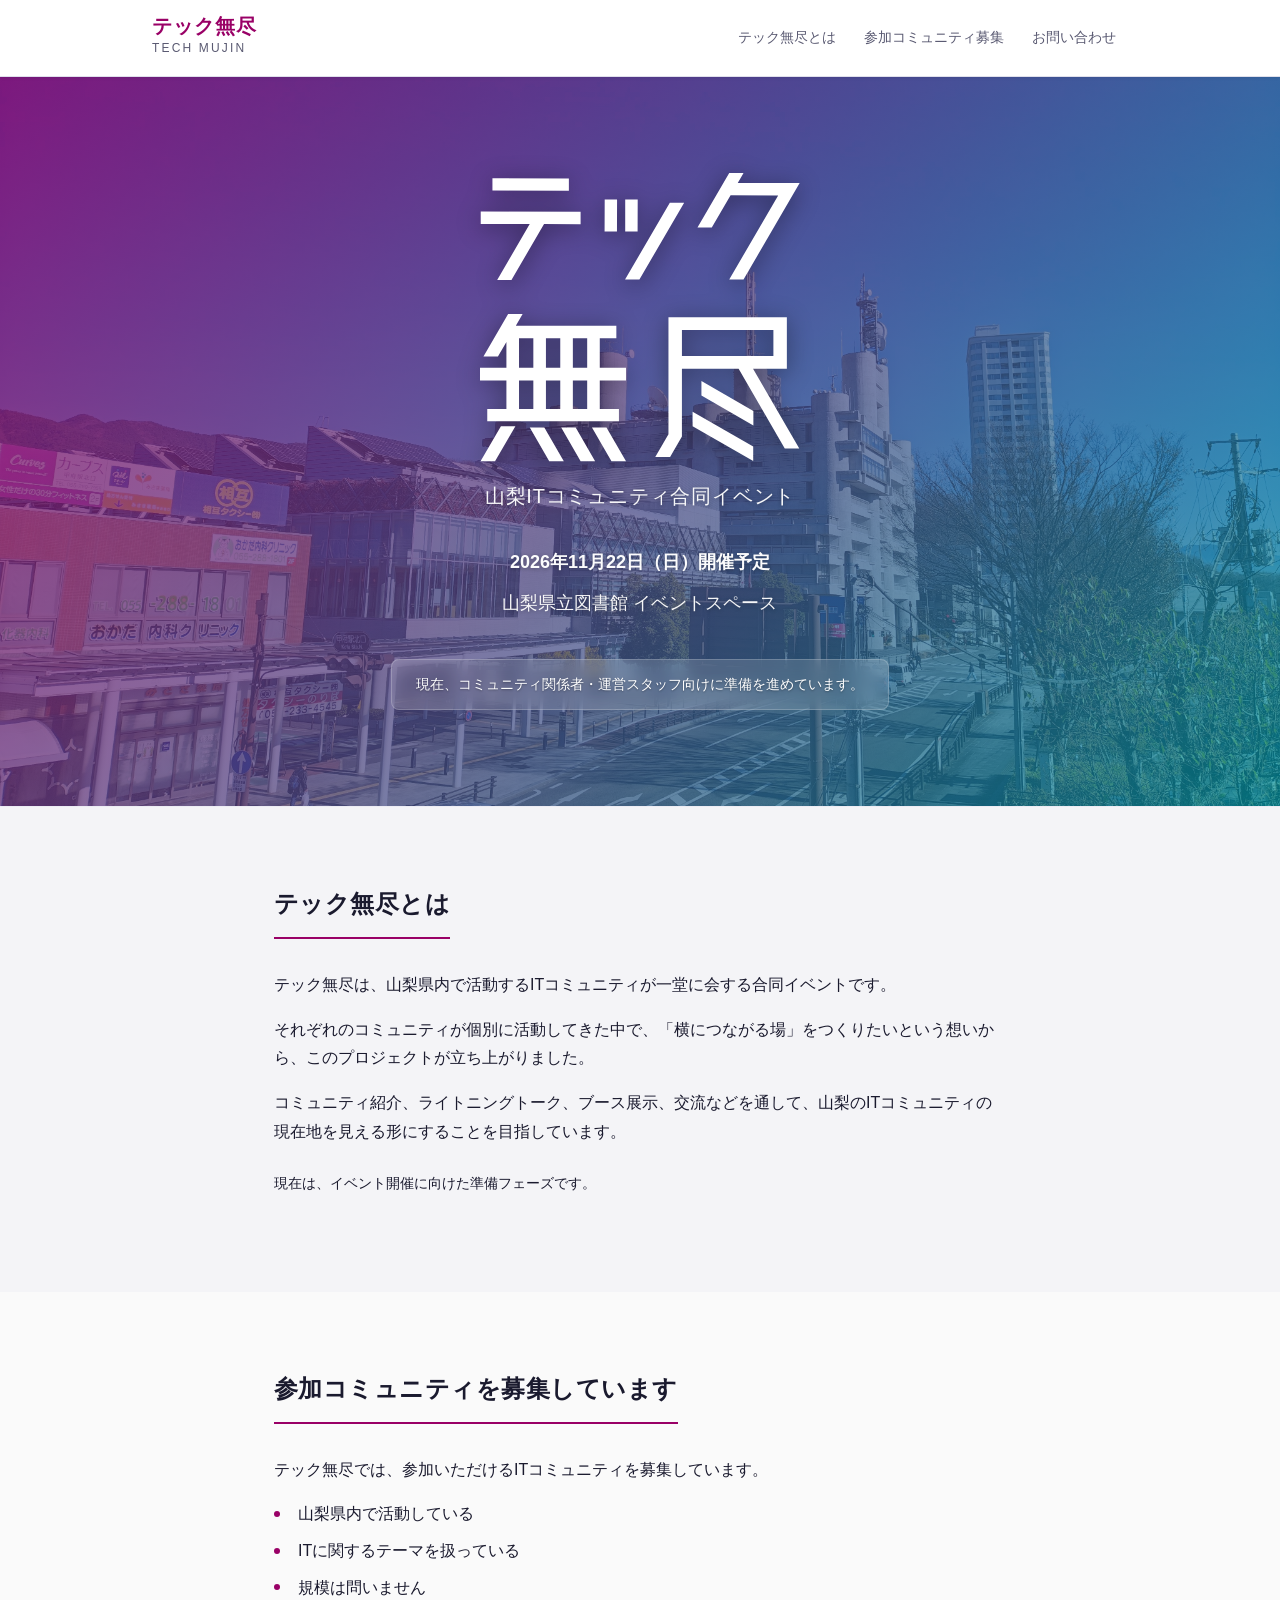
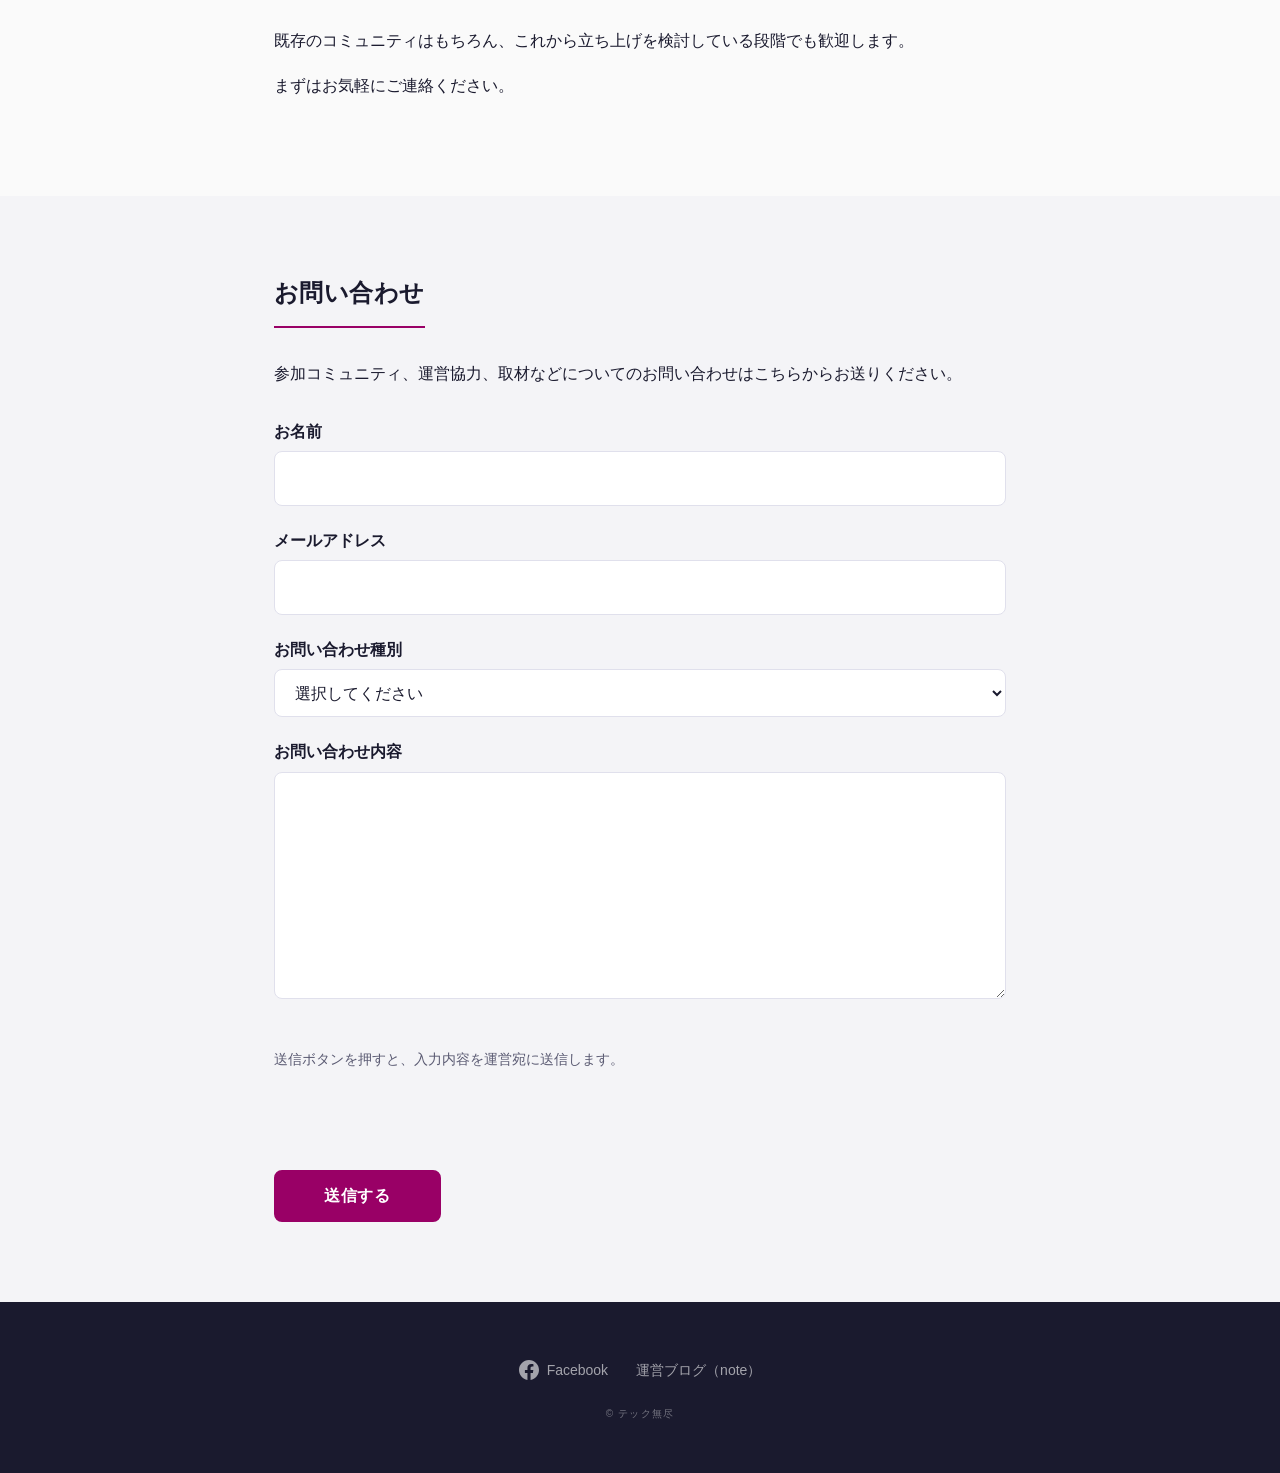
<file: index.html>
<!DOCTYPE html>
<html lang="ja">
<head>
  <meta charset="UTF-8">
  <meta name="viewport" content="width=device-width, initial-scale=1.0">

  <!-- ページタイトル -->
  <title>テック無尽 | 山梨ITコミュニティ合同イベント</title>

  <!-- メタディスクリプション -->
  <meta name="description" content="テック無尽は山梨県内ITコミュニティによる合同イベントです。2026年11月22日（日）、山梨県立図書館で開催予定。">

  <!-- OGP 基本設定 -->
  <meta property="og:title" content="テック無尽 | 山梨ITコミュニティ合同イベント">
  <meta property="og:description" content="テック無尽は山梨県内ITコミュニティによる合同イベントです。2026年11月22日（日）、山梨県立図書館で開催予定。">
  <meta property="og:type" content="website">
  <meta property="og:site_name" content="テック無尽 | 山梨ITコミュニティ合同イベント">
  <meta property="og:image" content="https://techmujin.jp/ogp.jpg">
  <meta property="og:url" content="https://techmujin.jp/">

  <!-- canonical -->
  <link rel="canonical" href="https://techmujin.jp/">

  <!-- favicon -->
  <link rel="icon" href="/favicon.ico">
  <link rel="apple-touch-icon" href="/apple-touch-icon.png">

  <!-- スタイルシート -->
  <link rel="stylesheet" href="style.css">

  <!-- Cloudflare Turnstile -->
  <script src="https://challenges.cloudflare.com/turnstile/v0/api.js" async defer></script>
</head>
<body>

  <!-- =============================================
       ヘッダー
       準備フェーズはシンプルなサイト名＋ナビのみ
       公開フェーズでロゴ画像・ビジュアル強化を検討
  ============================================= -->
  <header class="site-header" role="banner">
    <div class="header-inner container">
      <div class="site-branding">
        <a href="#top" class="site-logo-link" aria-label="テック無尽 トップへ">
          <div class="site-name">
            <span class="site-name-ja" aria-hidden="false">テック無尽</span>
            <span class="site-name-en" aria-hidden="true">TECH MUJIN</span>
          </div>
        </a>
      </div>

      <!-- ハンバーガーメニューボタン（スマホ用） -->
      <button class="nav-toggle" id="navToggle" aria-expanded="false" aria-controls="globalNav" aria-label="メニューを開く">
        <span class="nav-toggle-bar"></span>
        <span class="nav-toggle-bar"></span>
        <span class="nav-toggle-bar"></span>
      </button>

      <!-- グローバルナビゲーション -->
      <nav class="global-nav" id="globalNav" aria-label="ページ内ナビゲーション">
        <ul class="nav-list" role="list">
          <li><a href="#about" class="nav-link">テック無尽とは</a></li>
          <li><a href="#community" class="nav-link">参加コミュニティ募集</a></li>
          <li><a href="#contact" class="nav-link">お問い合わせ</a></li>
        </ul>
      </nav>
    </div>
  </header>

  <main id="top">

    <!-- =============================================
         導入セクション
         2026年7月以降の公開フェーズでは
         キービジュアル・キャッチコピーを追加する想定
    ============================================= -->
    <section class="section-intro" aria-labelledby="intro-heading">
      <div class="container intro-inner">
        <h1 class="intro-title" id="intro-heading">
          <img src="images/logo.svg" alt="テック無尽" class="intro-logo">
        </h1>
        <p class="intro-subtitle">山梨ITコミュニティ合同イベント</p>
        <dl class="event-meta">
          <div class="event-meta-item">
            <dt class="visually-hidden">開催予定日</dt>
            <dd class="event-meta-date">2026年11月22日（日）開催予定</dd>
          </div>
          <div class="event-meta-item">
            <dt class="visually-hidden">開催予定場所</dt>
            <dd class="event-meta-venue">山梨県立図書館 イベントスペース</dd>
          </div>
        </dl>
        <p class="intro-note" role="note">
          現在、コミュニティ関係者・運営スタッフ向けに準備を進めています。
        </p>
      </div>
    </section>

    <!-- =============================================
         テック無尽とは
         公開フェーズで登壇者情報・タイムテーブルを追加予定
    ============================================= -->
    <section class="section-about" id="about" aria-labelledby="about-heading">
      <div class="container">
        <h2 class="section-heading" id="about-heading">テック無尽とは</h2>
        <div class="section-body prose">
          <p>テック無尽は、山梨県内で活動するITコミュニティが一堂に会する合同イベントです。</p>
          <p>
            それぞれのコミュニティが個別に活動してきた中で、「横につながる場」をつくりたいという想いから、このプロジェクトが立ち上がりました。
          </p>
          <p>
            コミュニティ紹介、ライトニングトーク、ブース展示、交流などを通して、山梨のITコミュニティの現在地を見える形にすることを目指しています。
          </p>
          <p class="note-text">現在は、イベント開催に向けた準備フェーズです。</p>
        </div>
      </div>
    </section>

    <!-- =============================================
         参加コミュニティ募集
         本番フォームへの接続は公開フェーズで対応予定
    ============================================= -->
    <section class="section-recruit section-community" id="community" aria-labelledby="community-heading">
      <div class="container">
        <h2 class="section-heading" id="community-heading">参加コミュニティを募集しています</h2>
        <div class="section-body prose">
          <p>テック無尽では、参加いただけるITコミュニティを募集しています。</p>
          <ul class="criteria-list" role="list">
            <li>山梨県内で活動している</li>
            <li>ITに関するテーマを扱っている</li>
            <li>規模は問いません</li>
          </ul>
          <p>既存のコミュニティはもちろん、これから立ち上げを検討している段階でも歓迎します。</p>
          <p>まずはお気軽にご連絡ください。</p>
        </div>
      </div>
    </section>

    <!-- =============================================
         お問い合わせ
         本番フォームサービスへの接続は公開フェーズで対応予定
    ============================================= -->
    <section class="section-contact" id="contact" aria-labelledby="contact-heading">
      <div class="container">
        <h2 class="section-heading" id="contact-heading">お問い合わせ</h2>
        <div class="section-body prose">
          <p>参加コミュニティ、運営協力、取材などについてのお問い合わせはこちらからお送りください。</p>
        </div>

        <form class="contact-form" id="contactForm">
          <div class="form-field">
            <label class="form-label" for="contactName">お名前</label>
            <input class="form-input" type="text" id="contactName" name="name" autocomplete="name" required>
          </div>

          <div class="form-field">
            <label class="form-label" for="contactEmail">メールアドレス</label>
            <input class="form-input" type="email" id="contactEmail" name="email" autocomplete="email" required>
          </div>

          <div class="form-field">
            <label class="form-label" for="contactSubject">お問い合わせ種別</label>
            <select class="form-select" id="contactSubject" name="subject" required>
              <option value="">選択してください</option>
              <option value="参加コミュニティについて">参加コミュニティについて</option>
              <option value="運営協力について">運営協力について</option>
              <option value="取材・広報について">取材・広報について</option>
              <option value="その他">その他</option>
            </select>
          </div>

          <div class="form-field">
            <label class="form-label" for="contactMessage">お問い合わせ内容</label>
            <textarea class="form-textarea" id="contactMessage" name="message" rows="7" required></textarea>
          </div>

          <div class="cf-turnstile" data-sitekey="__TURNSTILE_SITE_KEY__"></div>

          <p class="form-note">送信ボタンを押すと、入力内容を運営宛に送信します。</p>
          <p class="form-status" id="contactFormStatus" role="status" aria-live="polite"></p>
          <button class="btn btn-primary contact-submit" type="submit">送信する</button>
        </form>
      </div>
    </section>

  </main>

  <!-- =============================================
       フッター
       公開フェーズでSNSリンク・プライバシーポリシーを追加予定
  ============================================= -->
  <footer class="site-footer" role="contentinfo">
    <div class="container footer-inner">
      <div class="footer-social">
        <a href="https://www.facebook.com/techmujin" class="social-link" target="_blank" rel="noopener noreferrer" aria-label="Facebook ページを開く">
          <svg width="24" height="24" viewBox="0 0 24 24" fill="currentColor" role="img" aria-hidden="true">
            <path d="M24 12.073c0-6.627-5.373-12-12-12s-12 5.373-12 12c0 5.99 4.388 10.954 10.125 11.854v-8.385H7.078v-3.47h3.047V9.43c0-3.007 1.792-4.669 4.533-4.669 1.312 0 2.686.235 2.686.235v2.953H15.83c-1.491 0-1.956.925-1.956 1.874v2.25h3.328l-.532 3.47h-2.796v8.385C19.612 23.027 24 18.062 24 12.073z"/>
          </svg>
          <span>Facebook</span>
        </a>
        <a href="https://note.com/techmujin/m/m61bd7c72cd8c" class="social-link" target="_blank" rel="noopener noreferrer" aria-label="運営ブログ（note）を開く">
          <span>運営ブログ（note）</span>
        </a>
      </div>
      <p class="footer-copy">
        <small>&copy; テック無尽</small>
      </p>
    </div>
  </footer>

  <script src="script.js"></script>
</body>
</html>
</file>
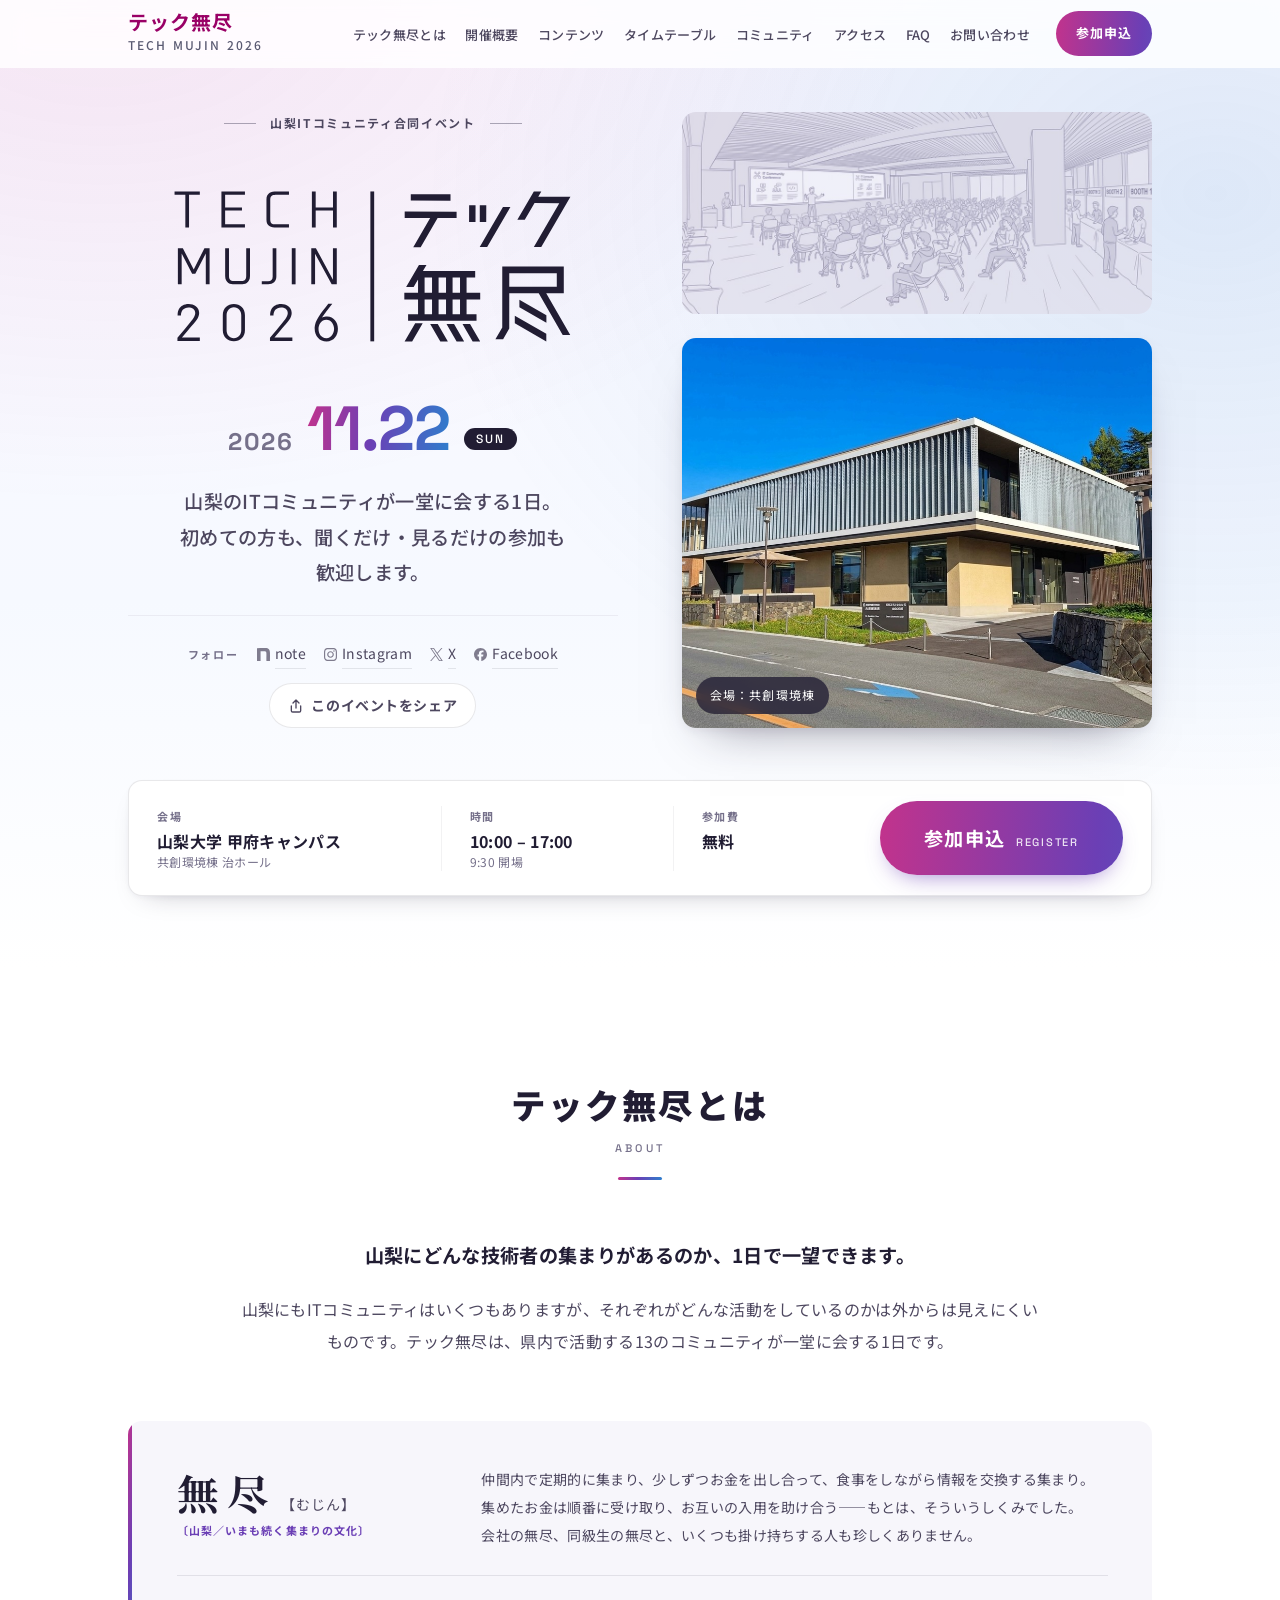
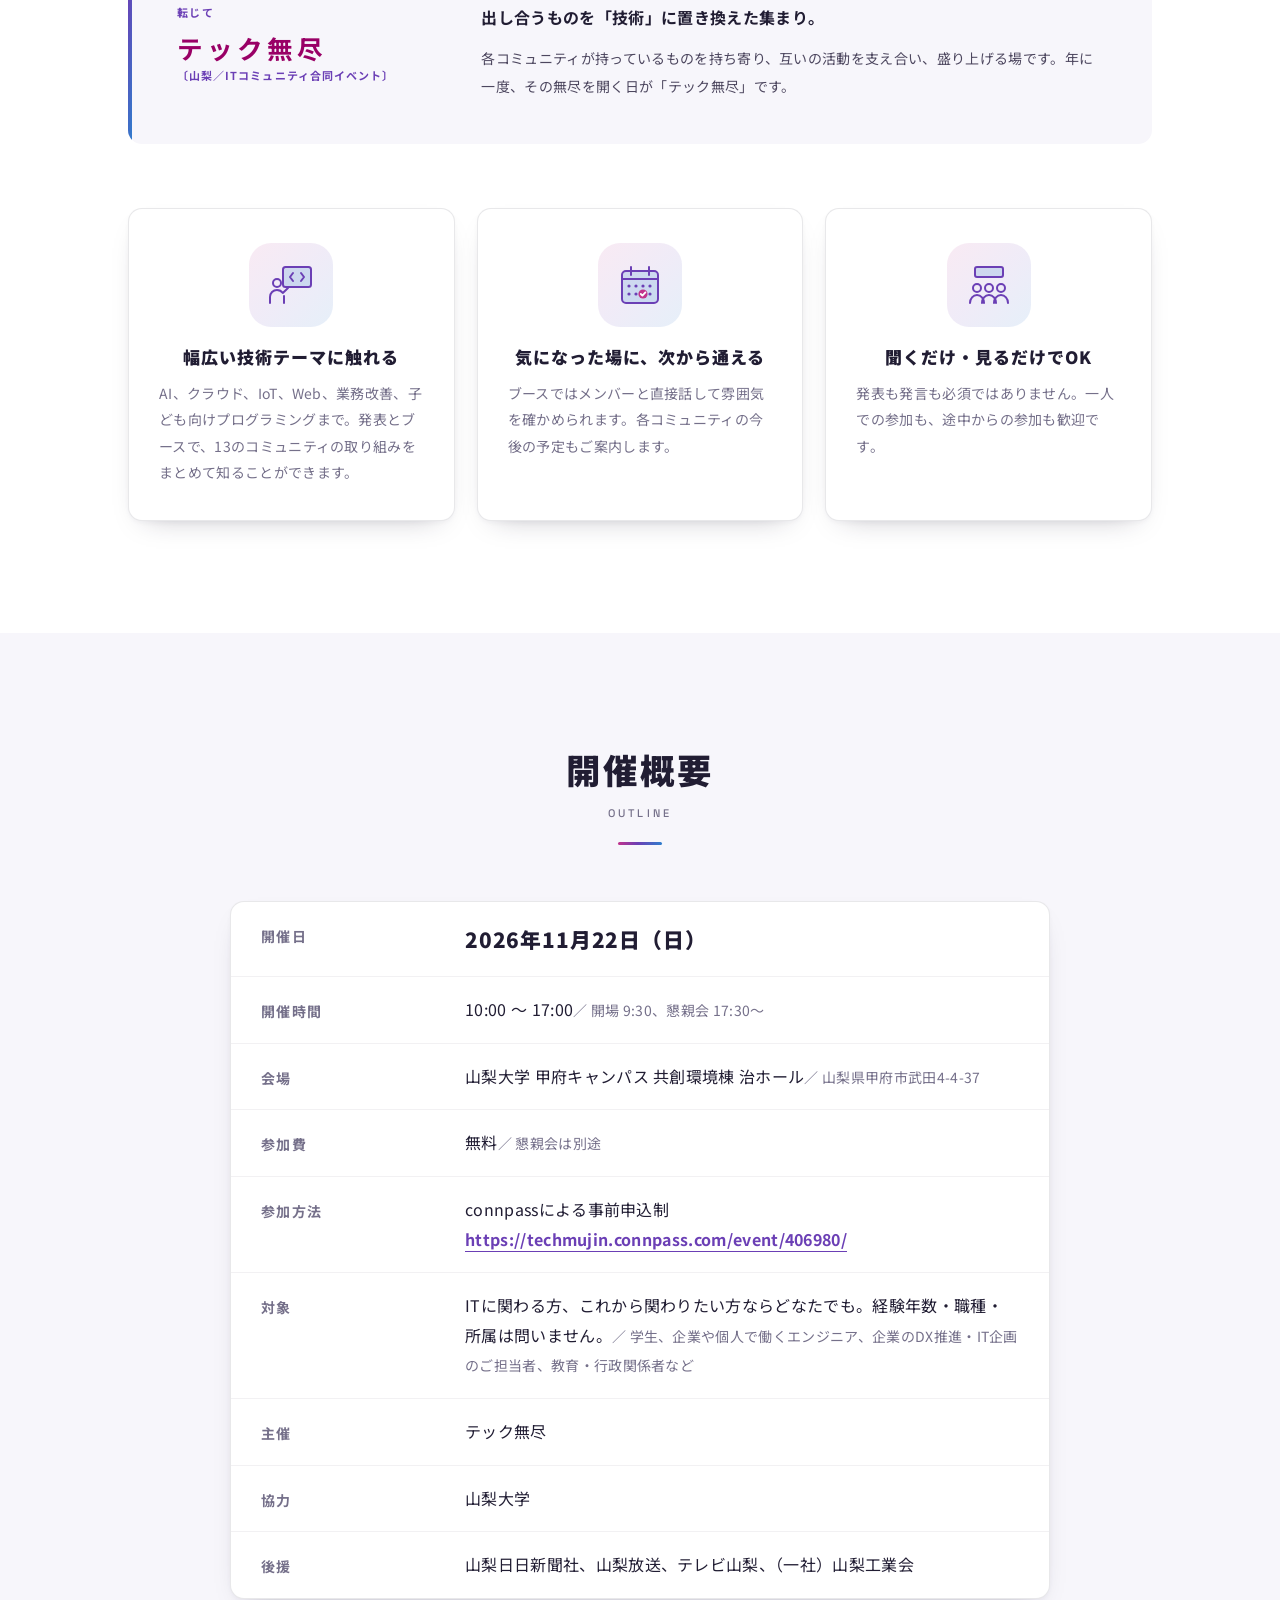
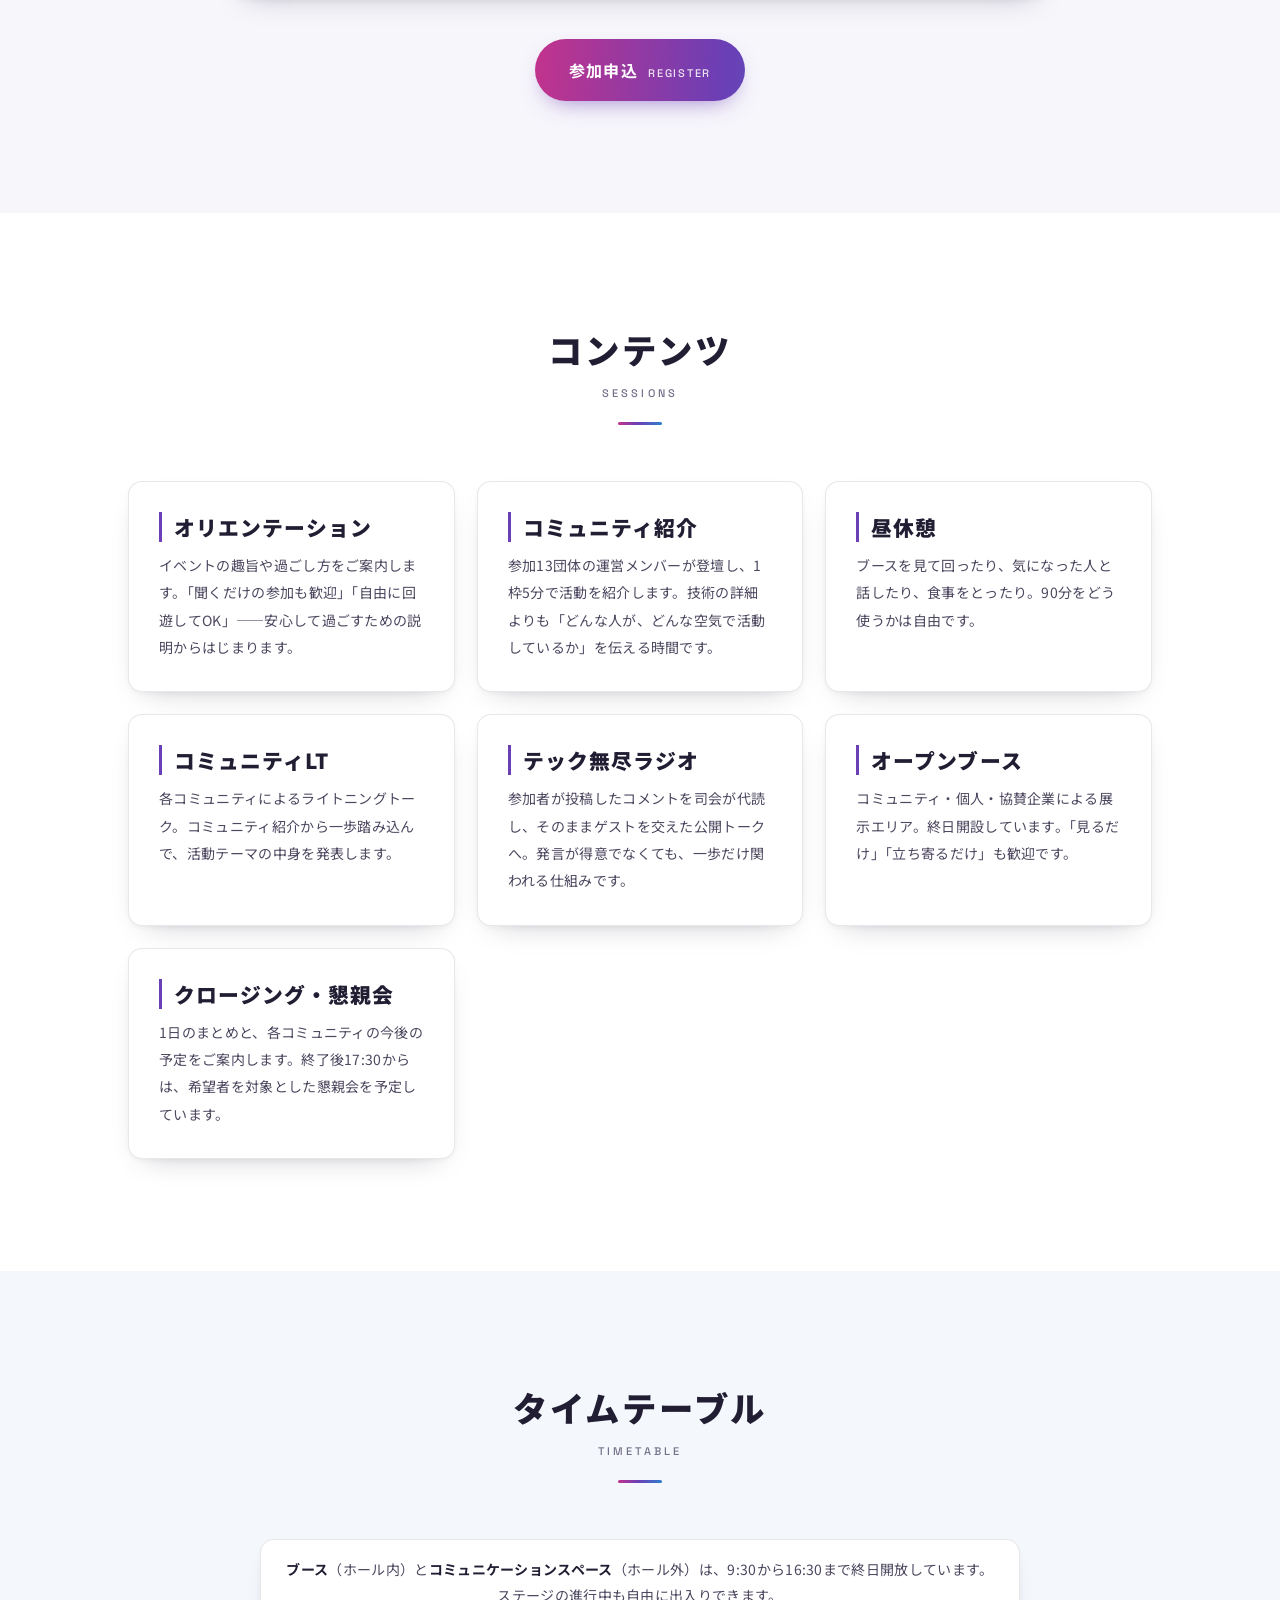
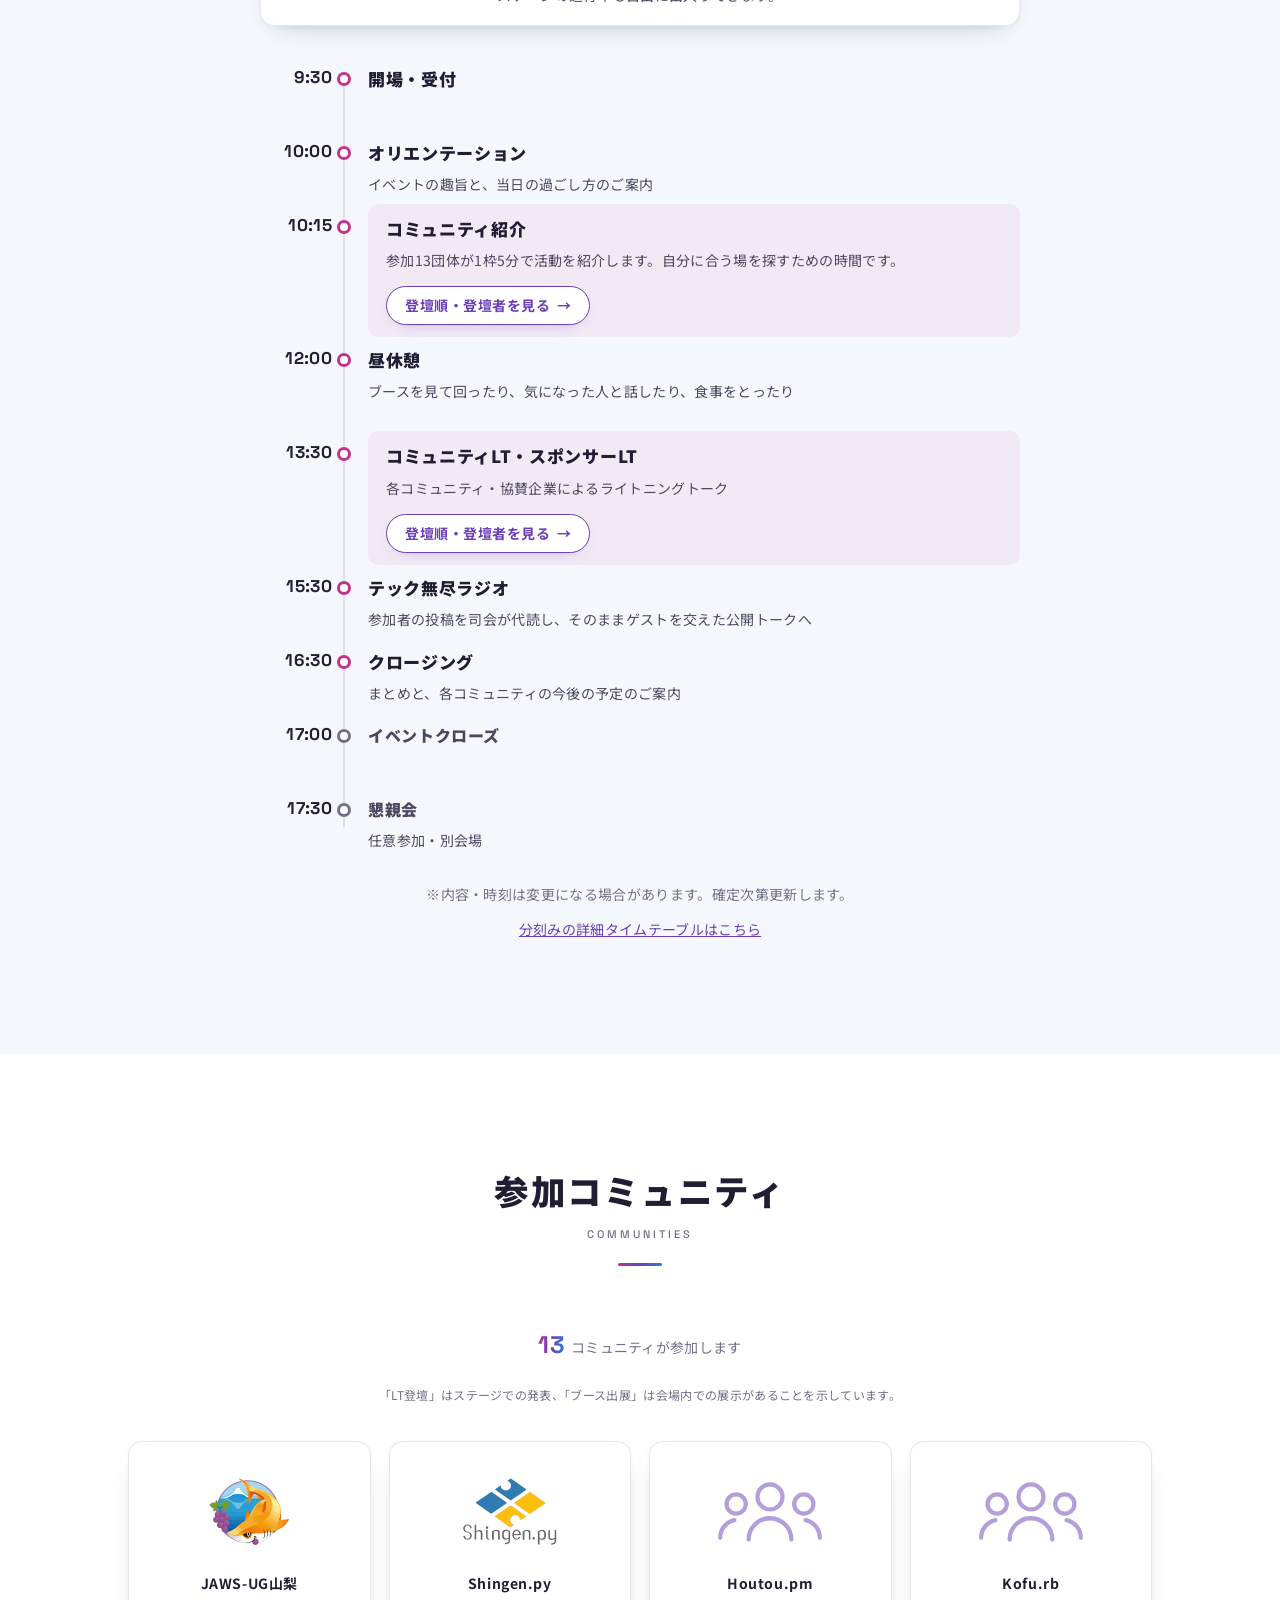
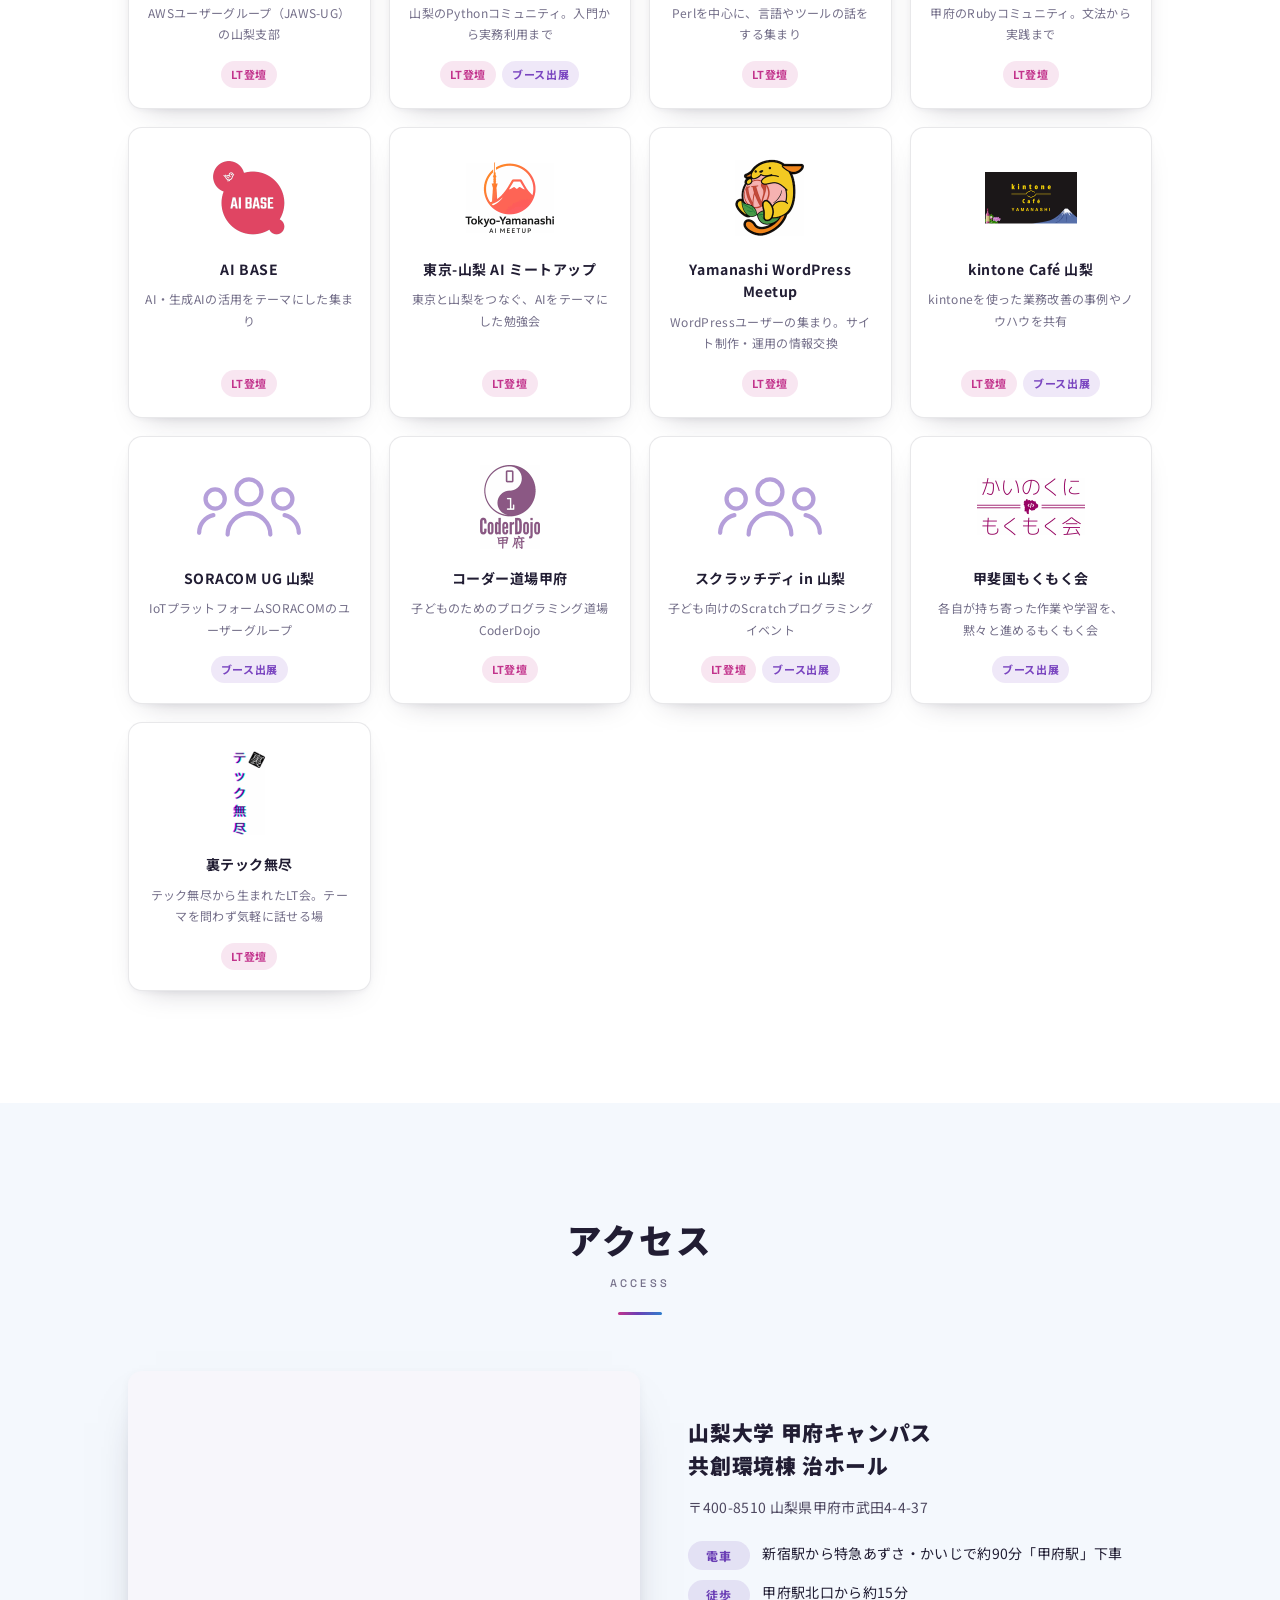
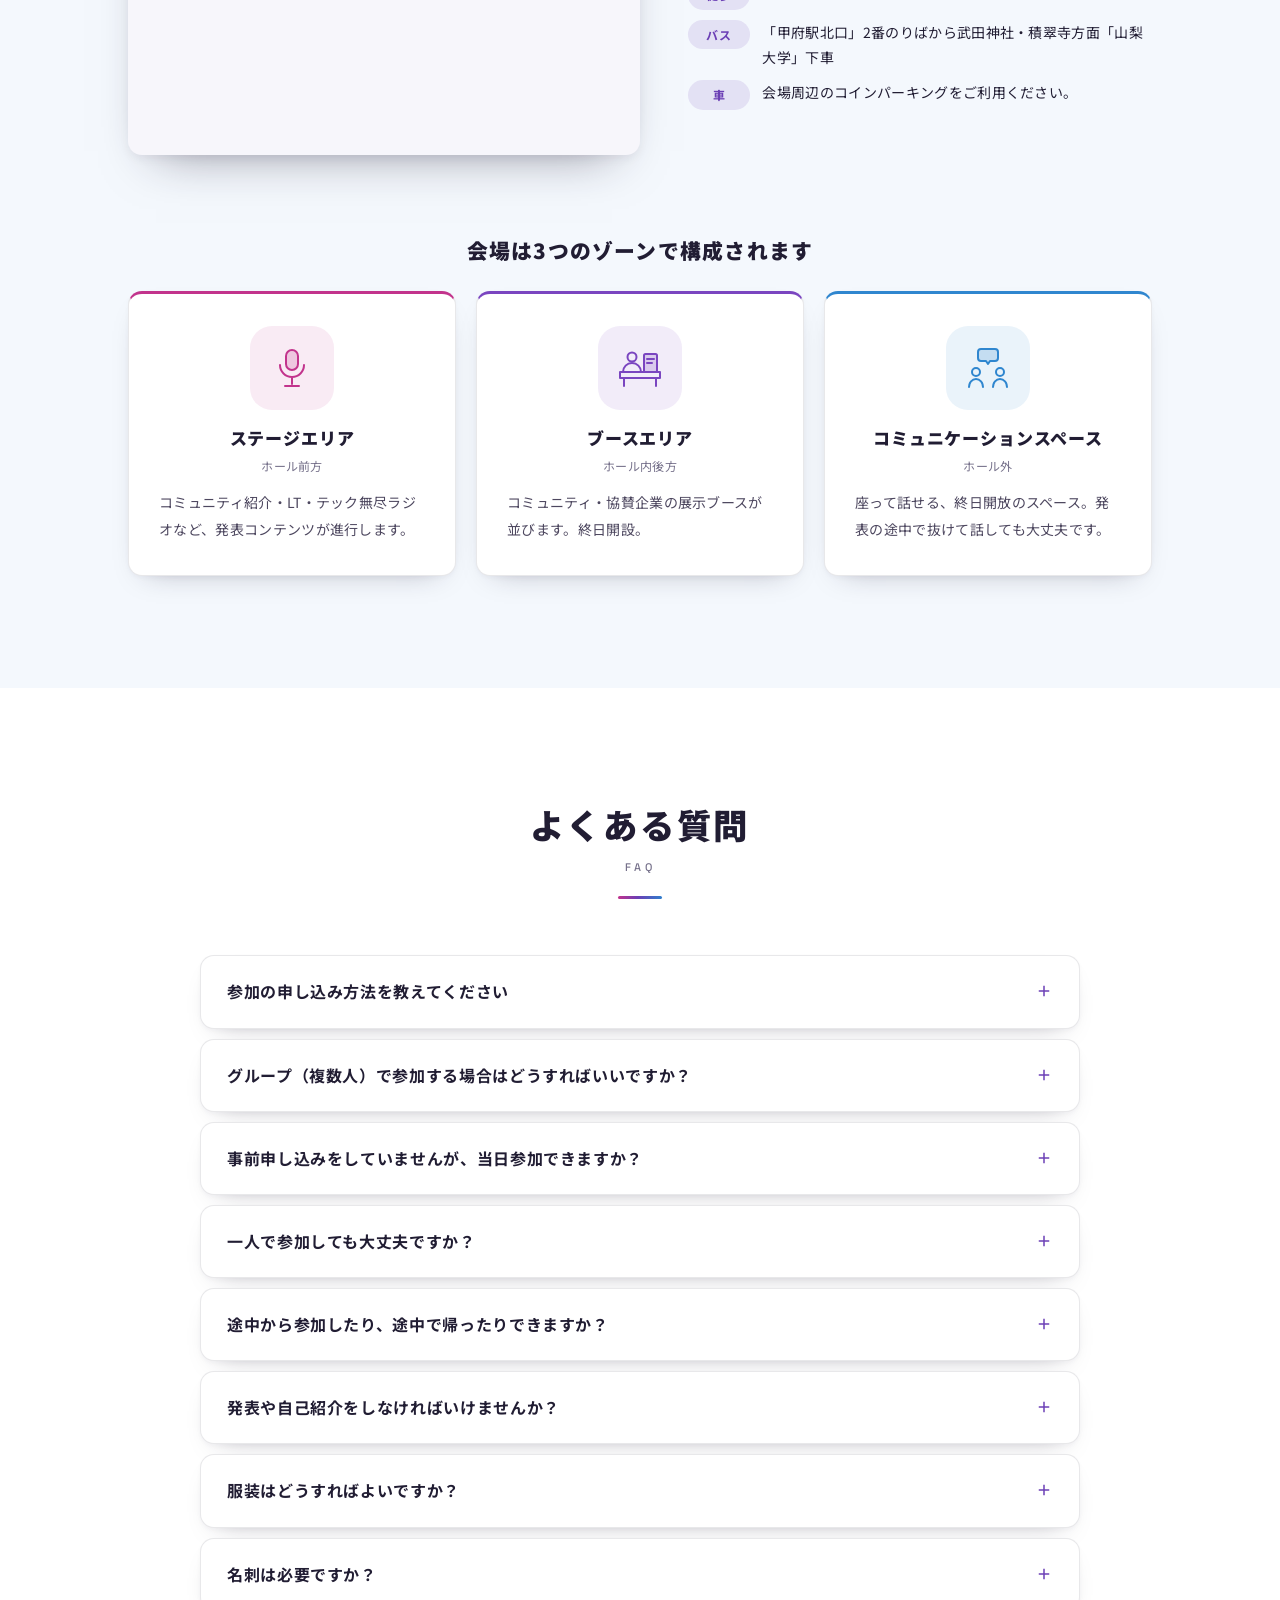
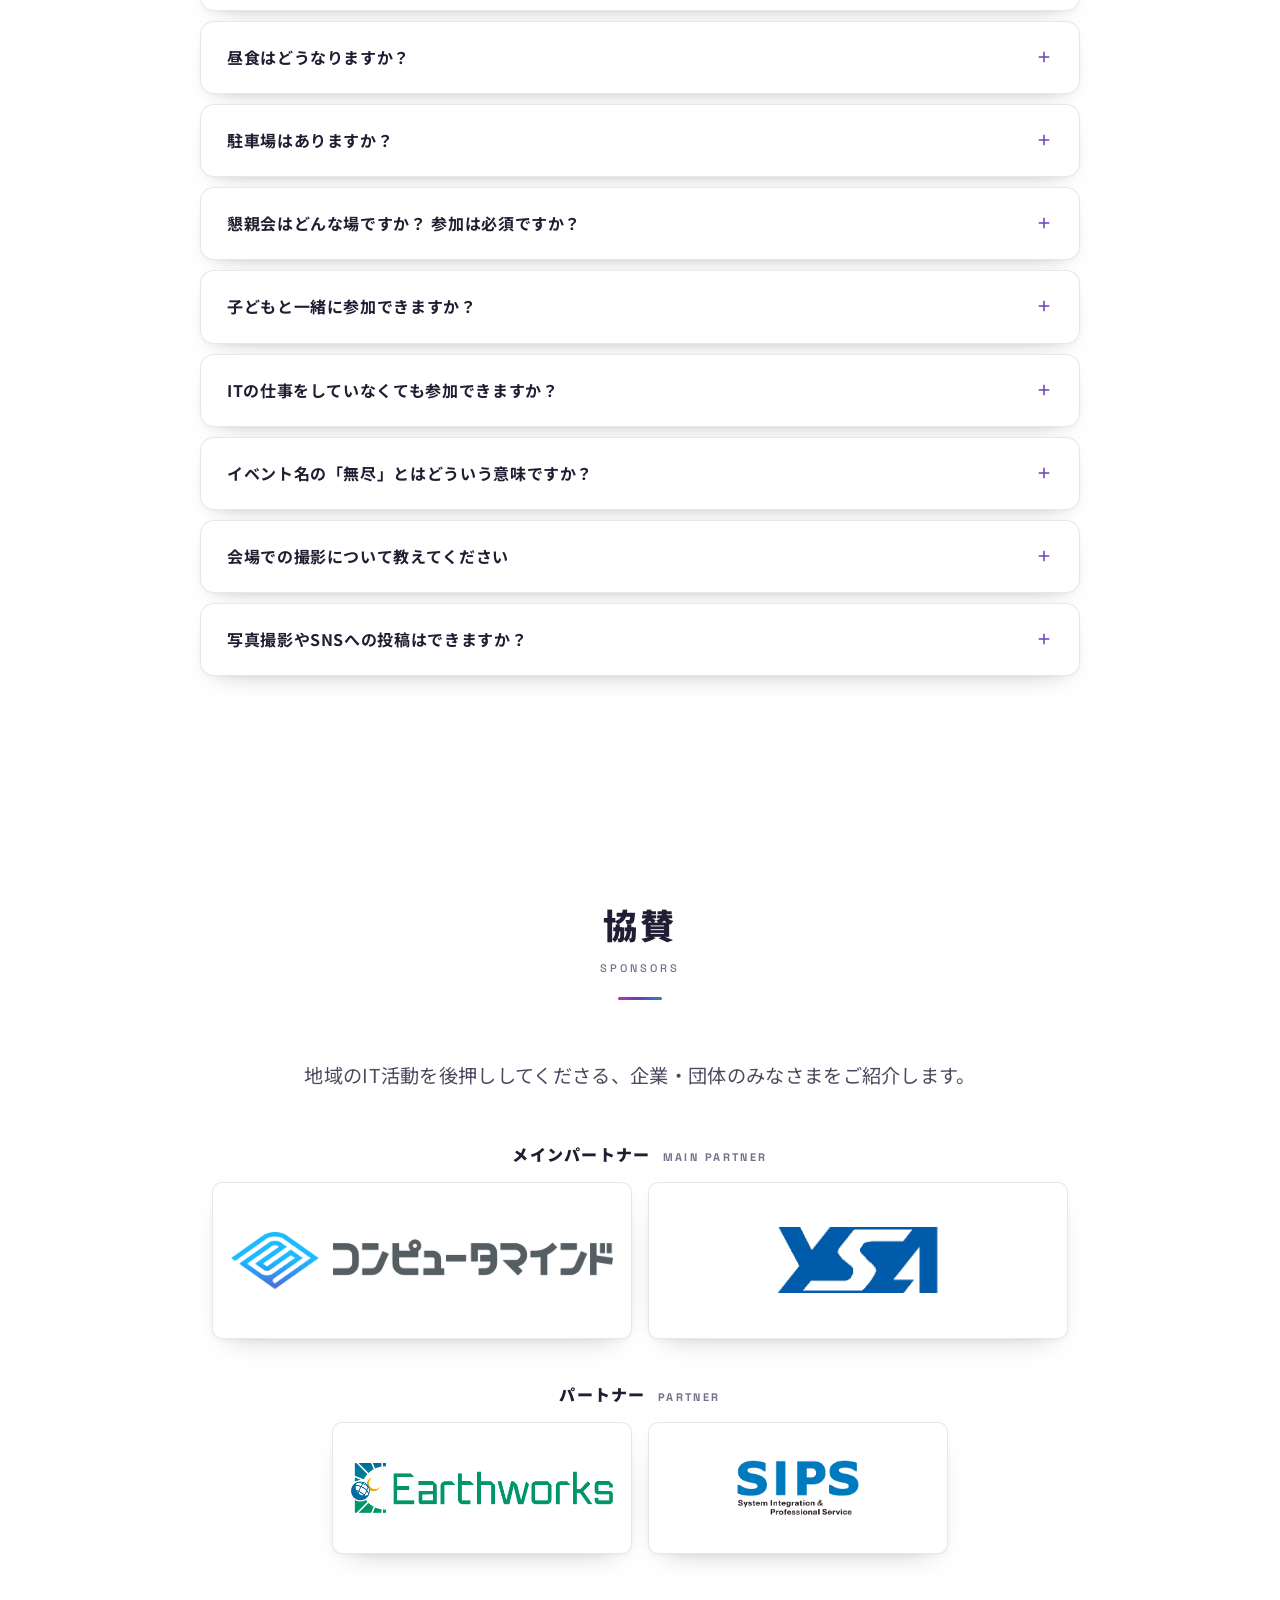
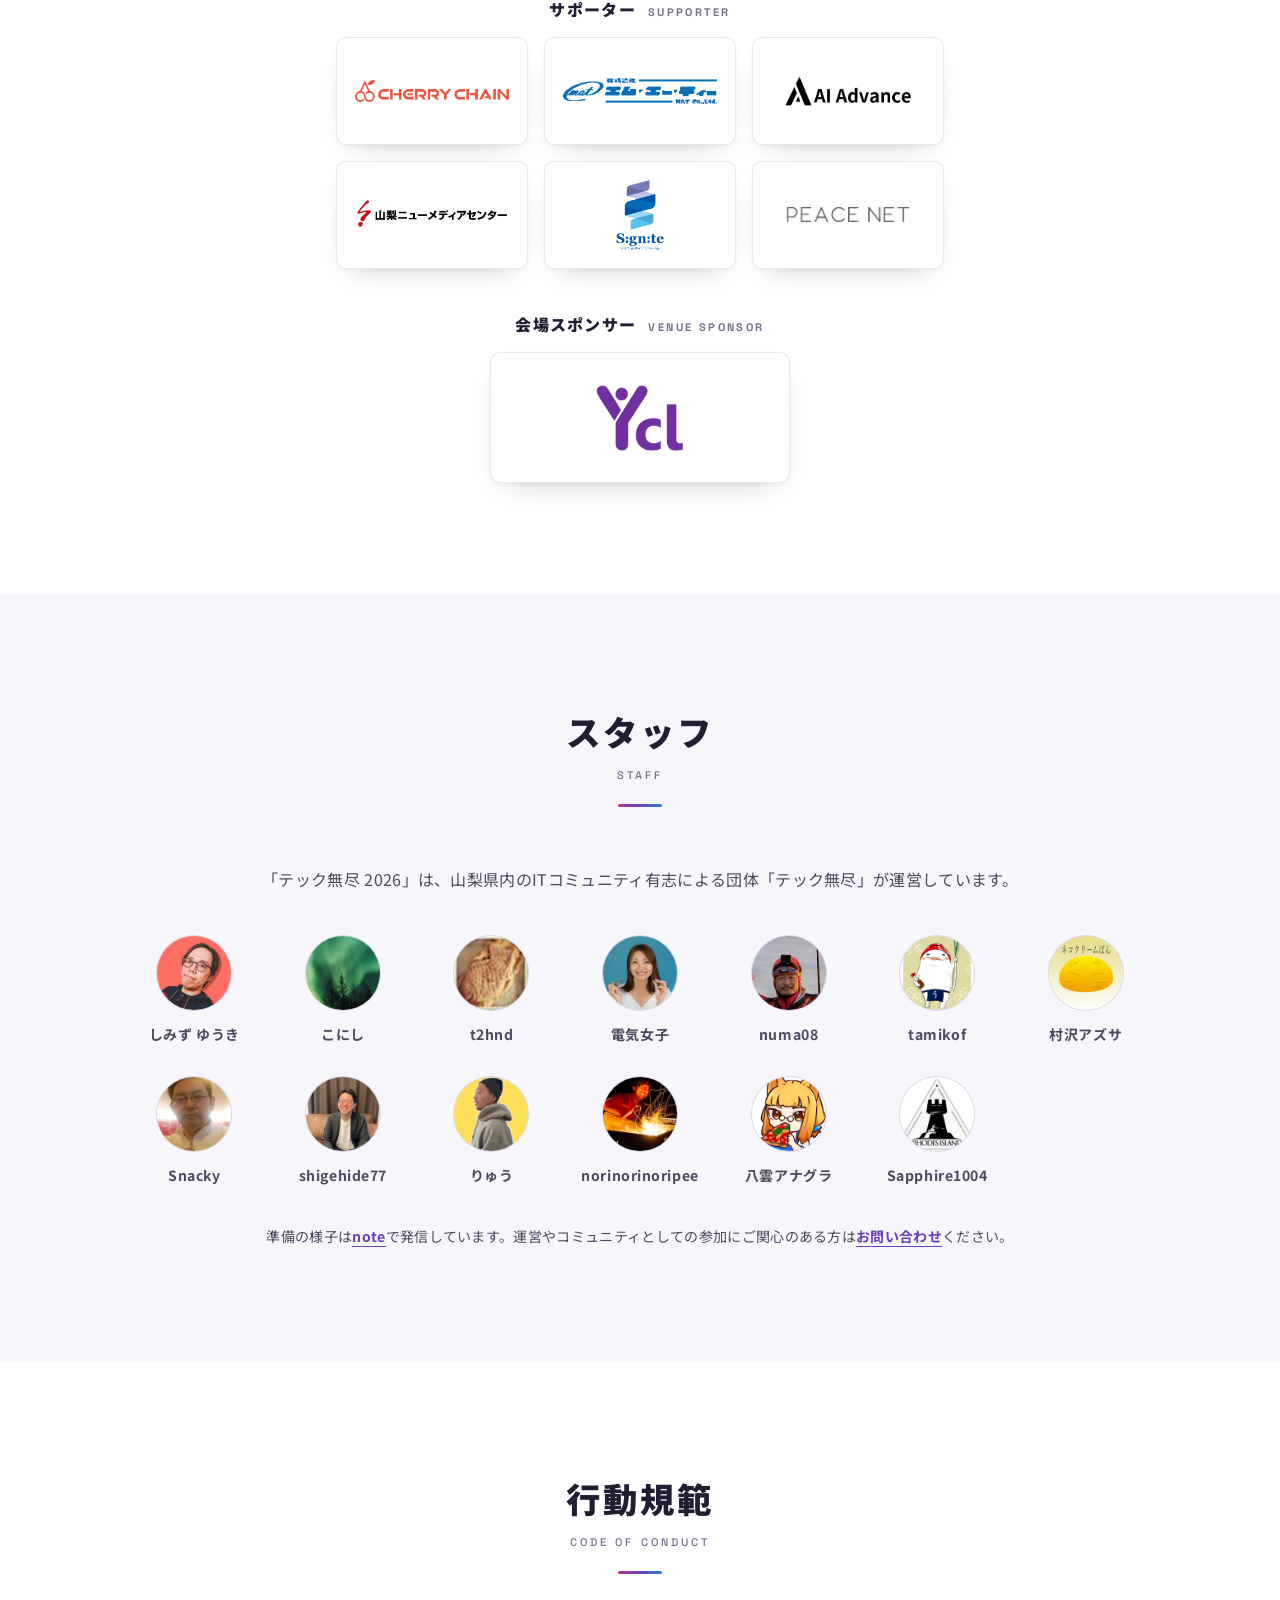
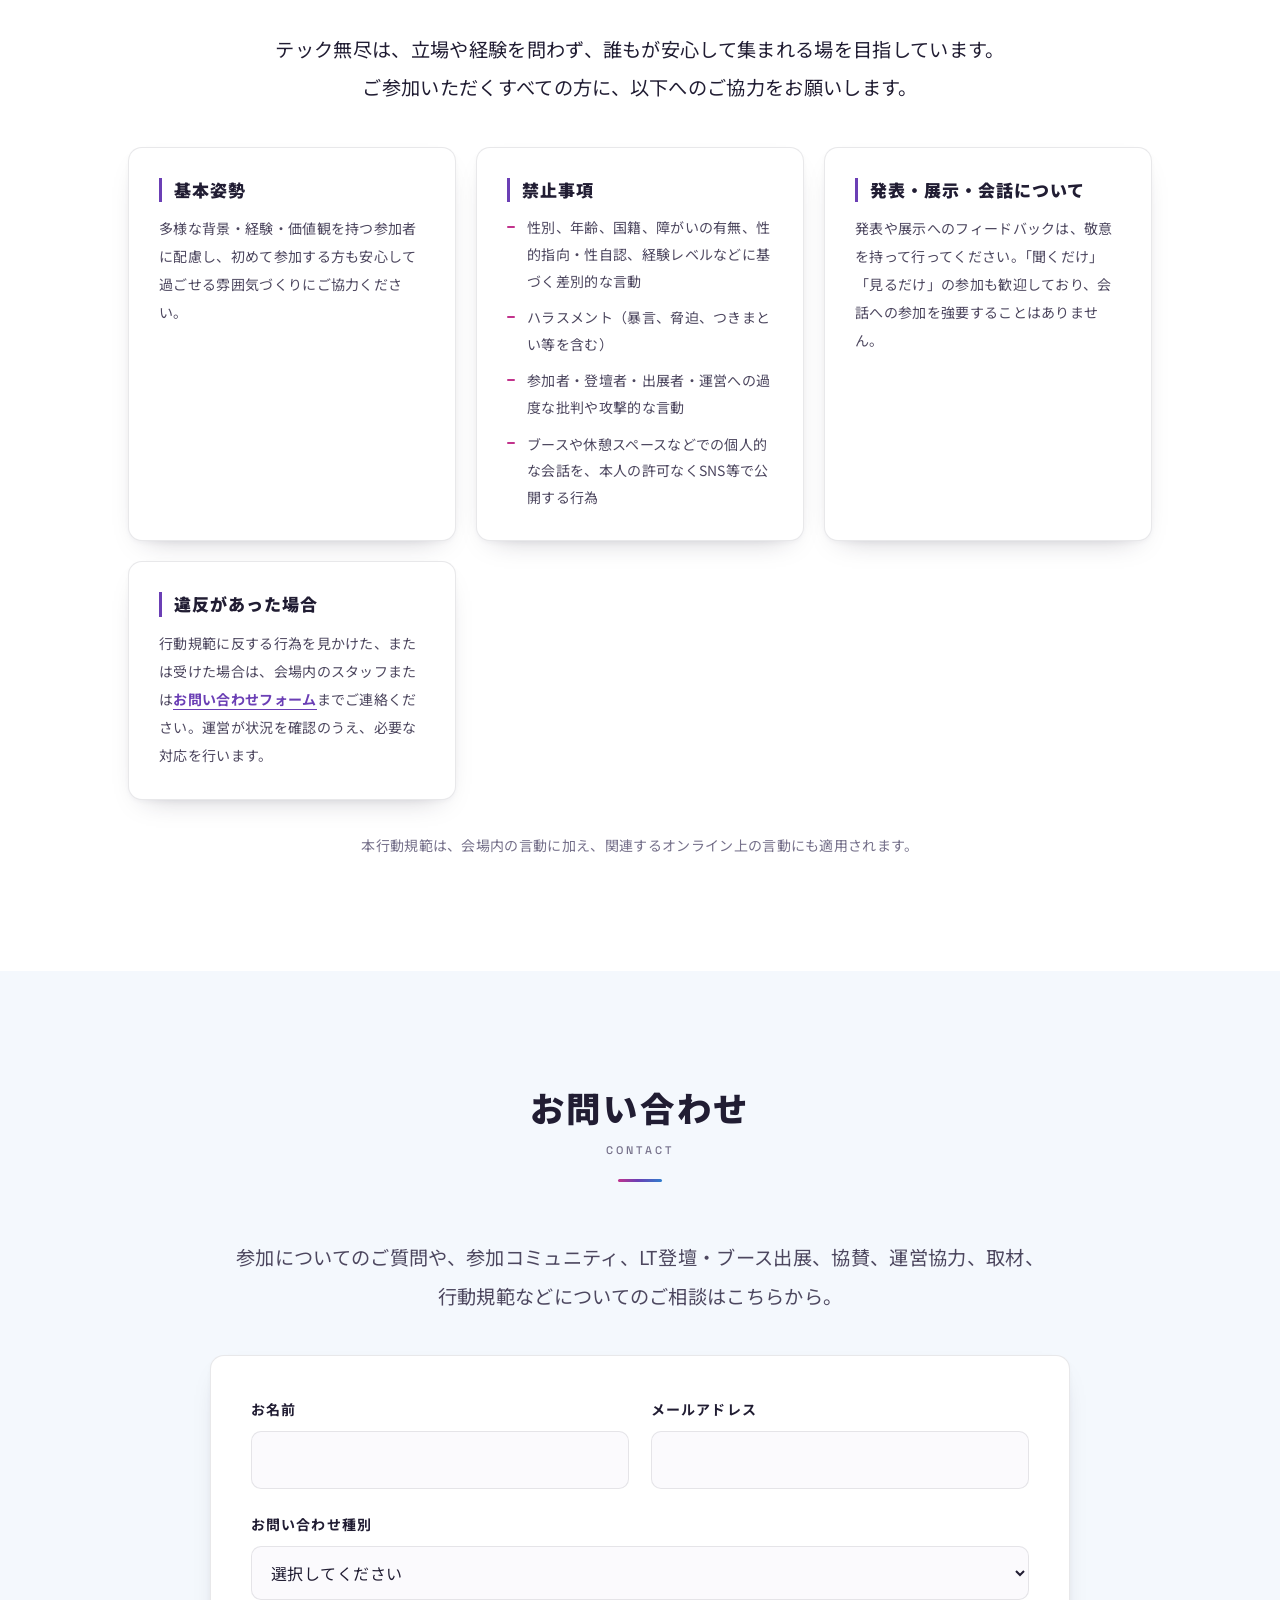
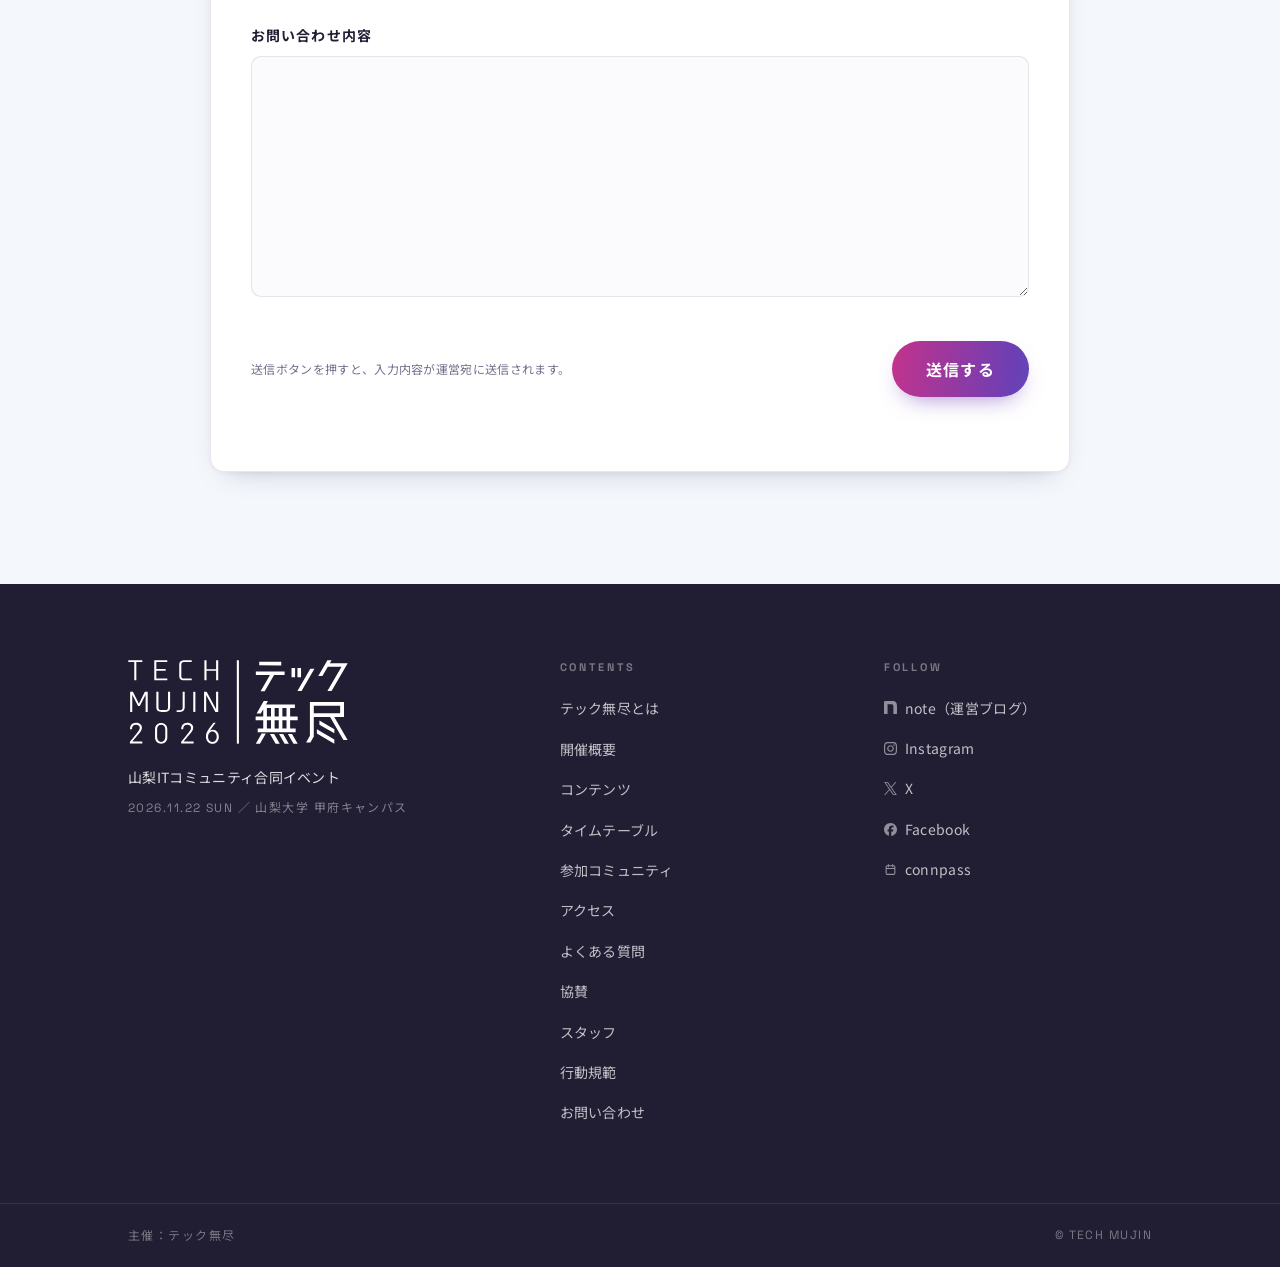
<file: public/2026/index.html>
<!DOCTYPE html>
<!--

  ___________                         /
                                     /__________
                   /   /    /       /           /
_______________   /   /    /       /           /
       /                  /                   /
      /                  /                   /
     /                  /                   /
    /                  /                   /

     /                       _________________
   _/_______________        |                 |
  /  |   |   |   |          |                 |
     |   |   |   |          |_________________|
_____|___|___|___|____      |           \
     |   |   |   |          |    \__     \
     |   |   |   |          |       \__   \
 ____|___|___|___|___       |   \__    \   \
    /   \    \    \         |      \__      \
   /     \    \    \        |         \__    \
  /       \    \    \      /             \

-->
<html lang="ja">
<head>
  <meta charset="UTF-8">
  <meta name="viewport" content="width=device-width, initial-scale=1.0">

  <title>テック無尽 2026 | 山梨ITコミュニティ合同イベント</title>

  <meta name="description" content="テック無尽は山梨県内のITコミュニティ13団体が一堂に会する合同イベントです。2026年11月22日（日）、山梨大学 甲府キャンパスで開催。参加費無料、聞くだけ・見るだけの参加も歓迎します。">

  <!-- OGP -->
  <meta property="og:title" content="テック無尽 2026 | 山梨ITコミュニティ合同イベント">
  <meta property="og:description" content="山梨のITコミュニティ13団体が一堂に会する1日。2026年11月22日（日）、山梨大学 甲府キャンパス。参加費無料。">
  <meta property="og:type" content="website">
  <meta property="og:site_name" content="テック無尽 2026">
  <meta property="og:image" content="https://techmujin.jp/ogp.jpg">
  <meta property="og:url" content="https://techmujin.jp/2026/">
  <meta name="twitter:card" content="summary_large_image">

  <link rel="canonical" href="https://techmujin.jp/2026/">
  <link rel="icon" href="/favicon.ico" sizes="48x48">
  <link rel="apple-touch-icon" href="/apple-touch-icon.png">
  <link rel="manifest" href="/site.webmanifest">

  <!-- フォント -->
  <link rel="preconnect" href="https://fonts.googleapis.com">
  <link rel="preconnect" href="https://fonts.gstatic.com" crossorigin>
  <link href="https://fonts.googleapis.com/css2?family=Noto+Sans+JP:wght@400;500;700;900&family=Space+Grotesk:wght@500;700&display=swap" rel="stylesheet">
  <!-- 「無尽」の見出し語だけに使う明朝。text= で2文字だけのサブセットを取得するため、
       このリンクは他の書体と分けている（text= はリクエスト全体に掛かるため） -->
  <link href="https://fonts.googleapis.com/css2?family=Noto+Serif+JP:wght@700&display=swap&text=%E7%84%A1%E5%B0%BD" rel="stylesheet">

  <link rel="stylesheet" href="style.css">

  <!-- Cloudflare Turnstile -->
  <script src="https://challenges.cloudflare.com/turnstile/v0/api.js" async defer></script>
</head>
<body>

<a class="skip-link" href="#main">本文へスキップ</a>

<!-- =============================================
     ヘッダー
============================================= -->
<header class="header" id="header" data-state="top">
  <div class="header-inner">
    <a class="header-brand" href="#hero" aria-label="テック無尽 トップへ">
      <span class="header-brand-ja">テック無尽</span>
      <span class="header-brand-en">TECH MUJIN 2026</span>
    </a>

    <nav class="nav" id="nav" aria-label="ページ内ナビゲーション">
      <ul class="nav-list">
        <li><a class="nav-link" href="#about">テック無尽とは</a></li>
        <li><a class="nav-link" href="#outline">開催概要</a></li>
        <li><a class="nav-link" href="#sessions">コンテンツ</a></li>
        <li><a class="nav-link" href="#timetable">タイムテーブル</a></li>
        <li><a class="nav-link" href="#communities">コミュニティ</a></li>
        <li><a class="nav-link" href="#access">アクセス</a></li>
        <li><a class="nav-link" href="#faq">FAQ</a></li>
        <li><a class="nav-link" href="#contact">お問い合わせ</a></li>
      </ul>
      <a class="nav-cta" href="https://techmujin.connpass.com/event/406980/" target="_blank" rel="noopener noreferrer">参加申込</a>
    </nav>

    <button class="burger" id="burger" type="button" aria-expanded="false" aria-controls="nav" aria-label="メニューを開く">
      <span></span><span></span>
    </button>
  </div>
</header>

<main id="main">

  <!-- =============================================
       ヒーロー
  ============================================= -->
  <section class="hero" id="hero">
    <div class="hero-inner">
      <div class="hero-main">
        <div class="hero-copy">
          <p class="hero-eyebrow">山梨ITコミュニティ合同イベント</p>

          <h1 class="hero-logo">
            <img src="images/logo-2026.svg" alt="テック無尽 2026">
          </h1>

          <p class="hero-date">
            <span class="hero-date-y">2026</span><span class="hero-date-md">11.22</span><span class="hero-date-dow">SUN</span>
          </p>

          <p class="hero-lead">山梨のITコミュニティが一堂に会する1日。<br>初めての方も、聞くだけ・見るだけの参加も歓迎します。</p>

          <div class="hero-social">
            <p class="hero-sns">
              <span class="hero-sns-label">フォロー</span>
              <a href="https://note.com/techmujin/m/m61bd7c72cd8c" target="_blank" rel="noopener noreferrer"><svg class="sns-icon" viewBox="0 0 24 24" aria-hidden="true"><path d="M0 .279c4.623 0 10.953-.235 15.498-.117 6.099.156 8.39 2.813 8.468 9.374.077 3.71 0 14.335 0 14.335h-6.598c0-9.296.04-10.83 0-13.759-.078-2.578-.814-3.807-2.795-4.041-2.097-.235-7.975-.04-7.975-.04v17.84H0Z"/></svg><span>note</span></a>
              <a href="https://www.instagram.com/techmujin/" target="_blank" rel="noopener noreferrer"><svg class="sns-icon" viewBox="0 0 24 24" aria-hidden="true"><path d="M7.0301.084c-1.2768.0602-2.1487.264-2.911.5634-.7888.3075-1.4575.72-2.1228 1.3877-.6652.6677-1.075 1.3368-1.3802 2.127-.2954.7638-.4956 1.6365-.552 2.914-.0564 1.2775-.0689 1.6882-.0626 4.947.0062 3.2586.0206 3.6671.0825 4.9473.061 1.2765.264 2.1482.5635 2.9107.308.7889.72 1.4573 1.388 2.1228.6679.6655 1.3365 1.0743 2.1285 1.38.7632.295 1.6361.4961 2.9134.552 1.2773.056 1.6884.069 4.9462.0627 3.2578-.0062 3.668-.0207 4.9478-.0814 1.28-.0607 2.147-.2652 2.9098-.5633.7889-.3086 1.4578-.72 2.1228-1.3881.665-.6682 1.0745-1.3378 1.3795-2.1284.2957-.7632.4966-1.636.552-2.9124.056-1.2809.0692-1.6898.063-4.948-.0063-3.2583-.021-3.6668-.0817-4.9465-.0607-1.2797-.264-2.1487-.5633-2.9117-.3084-.7889-.72-1.4568-1.3876-2.1228C21.2982 1.33 20.628.9208 19.8378.6165 19.074.321 18.2017.1197 16.9244.0645 15.6471.0093 15.236-.005 11.977.0014 8.718.0076 8.31.0215 7.0301.0839m.1402 21.6932c-1.17-.0509-1.8053-.2453-2.2287-.408-.5606-.216-.96-.4771-1.3819-.895-.422-.4178-.6811-.8186-.9-1.378-.1644-.4234-.3624-1.058-.4171-2.228-.0595-1.2645-.072-1.6442-.079-4.848-.007-3.2037.0053-3.583.0607-4.848.05-1.169.2456-1.805.408-2.2282.216-.5613.4762-.96.895-1.3816.4188-.4217.8184-.6814 1.3783-.9003.423-.1651 1.0575-.3614 2.227-.4171 1.2655-.06 1.6447-.072 4.848-.079 3.2033-.007 3.5835.005 4.8495.0608 1.169.0508 1.8053.2445 2.228.408.5608.216.96.4754 1.3816.895.4217.4194.6816.8176.9005 1.3787.1653.4217.3617 1.056.4169 2.2263.0602 1.2655.0739 1.645.0796 4.848.0058 3.203-.0055 3.5834-.061 4.848-.051 1.17-.245 1.8055-.408 2.2294-.216.5604-.4763.96-.8954 1.3814-.419.4215-.8181.6811-1.3783.9-.4224.1649-1.0577.3617-2.2262.4174-1.2656.0595-1.6448.072-4.8493.079-3.2045.007-3.5825-.006-4.848-.0608M16.953 5.5864A1.44 1.44 0 1 0 18.39 4.144a1.44 1.44 0 0 0-1.437 1.4424M5.8385 12.012c.0067 3.4032 2.7706 6.1557 6.173 6.1493 3.4026-.0065 6.157-2.7701 6.1506-6.1733-.0065-3.4032-2.771-6.1565-6.174-6.1498-3.403.0067-6.156 2.771-6.1496 6.1738M8 12.0077a4 4 0 1 1 4.008 3.9921A3.9996 3.9996 0 0 1 8 12.0077"/></svg><span>Instagram</span></a>
              <a href="https://x.com/techmujin" target="_blank" rel="noopener noreferrer"><svg class="sns-icon" viewBox="0 0 24 24" aria-hidden="true"><path d="M14.234 10.162 22.977 0h-2.072l-7.591 8.824L7.251 0H.258l9.168 13.343L.258 24H2.33l8.016-9.318L16.749 24h6.993zm-2.837 3.299-.929-1.329L3.076 1.56h3.182l5.965 8.532.929 1.329 7.754 11.09h-3.182z"/></svg><span>X</span></a>
              <a href="https://www.facebook.com/techmujin" target="_blank" rel="noopener noreferrer"><svg class="sns-icon" viewBox="0 0 24 24" aria-hidden="true"><path d="M9.101 23.691v-7.98H6.627v-3.667h2.474v-1.58c0-4.085 1.848-5.978 5.858-5.978.401 0 .955.042 1.468.103a8.68 8.68 0 0 1 1.141.195v3.325a8.623 8.623 0 0 0-.653-.036 26.805 26.805 0 0 0-.733-.009c-.707 0-1.259.096-1.675.309a1.686 1.686 0 0 0-.679.622c-.258.42-.374.995-.374 1.752v1.297h3.919l-.386 2.103-.287 1.564h-3.246v8.245C19.396 23.238 24 18.179 24 12.044c0-6.627-5.373-12-12-12s-12 5.373-12 12c0 5.628 3.874 10.35 9.101 11.647Z"/></svg><span>Facebook</span></a>
            </p>
            <details class="share" data-url="https://techmujin.jp/2026/" data-title="テック無尽 2026 | 山梨ITコミュニティ合同イベント" data-text="テック無尽 2026｜山梨のITコミュニティ13団体が集まる1日。11/22（日）山梨大学で開催 #テック無尽">
              <summary class="share-toggle">
                <svg class="share-icon share-icon-line" viewBox="0 0 24 24" aria-hidden="true"><path d="M12 15V3M7.5 7.5 12 3l4.5 4.5M5 12v7a2 2 0 0 0 2 2h10a2 2 0 0 0 2-2v-7"/></svg>
                このイベントをシェア
              </summary>
              <ul class="share-menu">
                <li><a class="share-x" href="https://x.com/intent/post?text=%E3%83%86%E3%83%83%E3%82%AF%E7%84%A1%E5%B0%BD%202026%EF%BD%9C%E5%B1%B1%E6%A2%A8%E3%81%AEIT%E3%82%B3%E3%83%9F%E3%83%A5%E3%83%8B%E3%83%86%E3%82%A313%E5%9B%A3%E4%BD%93%E3%81%8C%E9%9B%86%E3%81%BE%E3%82%8B1%E6%97%A5%E3%80%8211%2F22%EF%BC%88%E6%97%A5%EF%BC%89%E5%B1%B1%E6%A2%A8%E5%A4%A7%E5%AD%A6%E3%81%A7%E9%96%8B%E5%82%AC&amp;url=https%3A%2F%2Ftechmujin.jp%2F2026%2F&amp;hashtags=%E3%83%86%E3%83%83%E3%82%AF%E7%84%A1%E5%B0%BD" target="_blank" rel="noopener noreferrer"><svg class="share-icon" viewBox="0 0 24 24" aria-hidden="true"><path d="M14.234 10.162 22.977 0h-2.072l-7.591 8.824L7.251 0H.258l9.168 13.343L.258 24H2.33l8.016-9.318L16.749 24h6.993zm-2.837 3.299-.929-1.329L3.076 1.56h3.182l5.965 8.532.929 1.329 7.754 11.09h-3.182z"/></svg><span>X</span></a></li>
                <li><a class="share-facebook" href="https://www.facebook.com/sharer/sharer.php?u=https%3A%2F%2Ftechmujin.jp%2F2026%2F" target="_blank" rel="noopener noreferrer"><svg class="share-icon" viewBox="0 0 24 24" aria-hidden="true"><path d="M9.101 23.691v-7.98H6.627v-3.667h2.474v-1.58c0-4.085 1.848-5.978 5.858-5.978.401 0 .955.042 1.468.103a8.68 8.68 0 0 1 1.141.195v3.325a8.623 8.623 0 0 0-.653-.036 26.805 26.805 0 0 0-.733-.009c-.707 0-1.259.096-1.675.309a1.686 1.686 0 0 0-.679.622c-.258.42-.374.995-.374 1.752v1.297h3.919l-.386 2.103-.287 1.564h-3.246v8.245C19.396 23.238 24 18.179 24 12.044c0-6.627-5.373-12-12-12s-12 5.373-12 12c0 5.628 3.874 10.35 9.101 11.647Z"/></svg><span>Facebook</span></a></li>
                <li><a class="share-line" href="https://social-plugins.line.me/lineit/share?url=https%3A%2F%2Ftechmujin.jp%2F2026%2F&amp;text=%E3%83%86%E3%83%83%E3%82%AF%E7%84%A1%E5%B0%BD%202026%EF%BD%9C%E5%B1%B1%E6%A2%A8%E3%81%AEIT%E3%82%B3%E3%83%9F%E3%83%A5%E3%83%8B%E3%83%86%E3%82%A313%E5%9B%A3%E4%BD%93%E3%81%8C%E9%9B%86%E3%81%BE%E3%82%8B1%E6%97%A5%E3%80%8211%2F22%EF%BC%88%E6%97%A5%EF%BC%89%E5%B1%B1%E6%A2%A8%E5%A4%A7%E5%AD%A6%E3%81%A7%E9%96%8B%E5%82%AC" target="_blank" rel="noopener noreferrer"><svg class="share-icon" viewBox="0 0 24 24" aria-hidden="true"><path d="M19.365 9.863c.349 0 .63.285.63.631 0 .345-.281.63-.63.63H17.61v1.125h1.755c.349 0 .63.283.63.63 0 .344-.281.629-.63.629h-2.386c-.345 0-.627-.285-.627-.629V8.108c0-.345.282-.63.63-.63h2.386c.346 0 .627.285.627.63 0 .349-.281.63-.63.63H17.61v1.125h1.755zm-3.855 3.016c0 .27-.174.51-.432.596-.064.021-.133.031-.199.031-.211 0-.391-.09-.51-.25l-2.443-3.317v2.94c0 .344-.279.629-.631.629-.346 0-.626-.285-.626-.629V8.108c0-.27.173-.51.43-.595.06-.023.136-.033.194-.033.195 0 .375.104.495.254l2.462 3.33V8.108c0-.345.282-.63.63-.63.345 0 .63.285.63.63v4.771zm-5.741 0c0 .344-.282.629-.631.629-.345 0-.627-.285-.627-.629V8.108c0-.345.282-.63.63-.63.346 0 .628.285.628.63v4.771zm-2.466.629H4.917c-.345 0-.63-.285-.63-.629V8.108c0-.345.285-.63.63-.63.348 0 .63.285.63.63v4.141h1.756c.348 0 .629.283.629.63 0 .344-.282.629-.629.629M24 10.314C24 4.943 18.615.572 12 .572S0 4.943 0 10.314c0 4.811 4.27 8.842 10.035 9.608.391.082.923.258 1.058.59.12.301.079.766.038 1.08l-.164 1.02c-.045.301-.24 1.186 1.049.645 1.291-.539 6.916-4.078 9.436-6.975C23.176 14.393 24 12.458 24 10.314"/></svg><span>LINE</span></a></li>
                <li><a class="share-hatena" href="https://b.hatena.ne.jp/add?mode=confirm&amp;url=https%3A%2F%2Ftechmujin.jp%2F2026%2F&amp;title=%E3%83%86%E3%83%83%E3%82%AF%E7%84%A1%E5%B0%BD%202026%20%7C%20%E5%B1%B1%E6%A2%A8IT%E3%82%B3%E3%83%9F%E3%83%A5%E3%83%8B%E3%83%86%E3%82%A3%E5%90%88%E5%90%8C%E3%82%A4%E3%83%99%E3%83%B3%E3%83%88" target="_blank" rel="noopener noreferrer"><svg class="share-icon" viewBox="0 0 24 24" aria-hidden="true"><path d="M20.47 0C22.42 0 24 1.58 24 3.53v16.94c0 1.95-1.58 3.53-3.53 3.53H3.53C1.58 24 0 22.42 0 20.47V3.53C0 1.58 1.58 0 3.53 0h16.94zm-3.705 14.47c-.78 0-1.41.63-1.41 1.41s.63 1.414 1.41 1.414 1.41-.645 1.41-1.425-.63-1.41-1.41-1.41zM8.61 17.247c1.2 0 2.056-.042 2.58-.12.526-.084.976-.222 1.32-.412.45-.232.78-.564 1.02-.99s.36-.915.36-1.48c0-.78-.21-1.403-.63-1.87-.42-.48-.99-.734-1.74-.794.66-.18 1.156-.45 1.456-.81.315-.344.465-.824.465-1.424 0-.48-.103-.885-.3-1.26-.21-.36-.493-.645-.883-.87-.345-.195-.735-.315-1.215-.405-.464-.074-1.29-.12-2.474-.12H5.654v10.486H8.61zm.736-4.185c.705 0 1.185.088 1.44.262.27.18.39.495.39.93 0 .405-.135.69-.42.855-.27.18-.765.254-1.44.254H8.31v-2.297h1.05zm8.656.706v-7.06h-2.46v7.06H18zM8.925 9.08c.71 0 1.185.08 1.432.24.245.16.367.435.367.83 0 .38-.13.646-.39.804-.265.154-.747.232-1.452.232h-.57V9.08h.615z"/></svg><span>はてなブックマーク</span></a></li>
                <li><button type="button" data-share-copy><svg class="share-icon share-icon-line" viewBox="0 0 24 24" aria-hidden="true"><path d="M10 13.5a4.5 4.5 0 0 0 6.4.4l3-3a4.5 4.5 0 0 0-6.4-6.4l-1.2 1.2M14 10.5a4.5 4.5 0 0 0-6.4-.4l-3 3a4.5 4.5 0 0 0 6.4 6.4l1.2-1.2"/></svg><span aria-live="polite">リンクをコピー</span></button></li>
              </ul>
            </details>
          </div>
        </div>

        <div class="hero-visual">
          <img class="hero-illust" src="images/hall-illustration.jpg" alt="会場ホールで発表を聞く参加者と、ブースで話す人たちを描いたイラスト">
          <figure class="hero-photo">
            <img src="images/bg.jpg" alt="会場となる山梨大学 甲府キャンパス 共創環境棟の外観">
            <figcaption>会場：共創環境棟</figcaption>
          </figure>
        </div>
      </div>

      <div class="hero-bar">
        <dl class="hero-facts">
          <div>
            <dt>会場</dt>
            <dd>山梨大学 甲府キャンパス<small>共創環境棟 治ホール</small></dd>
          </div>
          <div>
            <dt>時間</dt>
            <dd>10:00 – 17:00<small>9:30 開場</small></dd>
          </div>
          <div>
            <dt>参加費</dt>
            <dd>無料</dd>
          </div>
        </dl>
        <a class="btn btn-lg" href="https://techmujin.connpass.com/event/406980/" target="_blank" rel="noopener noreferrer">
          参加申込
          <small>register</small>
        </a>
      </div>
    </div>
  </section>

  <!-- =============================================
       01 テック無尽とは
  ============================================= -->
  <section class="section section-about" id="about">
    <div class="wrap">
      <header class="sec-head" data-reveal>
        <h2 class="sec-title">テック無尽とは</h2>
        <p class="sec-en">ABOUT</p>
      </header>

      <div class="about-body" data-reveal>
        <p class="about-lead">山梨にどんな技術者の集まりがあるのか、1日で一望できます。</p>
        <p>山梨にもITコミュニティはいくつもありますが、それぞれがどんな活動をしているのかは外からは見えにくいものです。テック無尽は、県内で活動する13のコミュニティが一堂に会する1日です。</p>
      </div>

      <!-- 「無尽」の語そのものの説明。県外の方向けの用語解説と、
           イベント名の由来の説明を兼ねる。
           辞書の項目として組み、もとの語義から本イベントの定義が枝分かれする形にする。
           もとの語義は小さく淡く置き、派生側は「テック無尽」を子見出しとして立てて、
           どの語の説明なのかが一目で分かるようにする。
           広い画面では見出し語を左の列にまとめ、2つの項目が並ぶ辞書の組みにする -->
      <aside class="mujin" data-reveal>
        <h3 class="mujin-term">
          <span class="mujin-word">無尽</span>
          <span class="mujin-yomi">むじん</span>
          <span class="mujin-class">山梨／いまも続く集まりの文化</span>
        </h3>

        <p class="mujin-sense">仲間内で定期的に集まり、少しずつお金を出し合って、食事をしながら情報を交換する集まり。集めたお金は順番に受け取り、お互いの入用を助け合う——もとは、そういうしくみでした。会社の無尽、同級生の無尽と、いくつも掛け持ちする人も珍しくありません。</p>

        <hr class="mujin-rule">

        <div class="mujin-subhead">
          <p class="mujin-turn">転じて</p>
          <h4 class="mujin-term mujin-term-sub">
            <span class="mujin-word">テック無尽</span>
            <span class="mujin-class">山梨／ITコミュニティ合同イベント</span>
          </h4>
        </div>
        <div class="mujin-derived">
          <p class="mujin-point">出し合うものを「技術」に置き換えた集まり。</p>
          <p class="mujin-sense">各コミュニティが持っているものを持ち寄り、互いの活動を支え合い、盛り上げる場です。年に一度、その無尽を開く日が「テック無尽」です。</p>
        </div>
      </aside>

      <ul class="concepts">
        <li class="concept" data-reveal>
          <span class="concept-icon" aria-hidden="true">
            <svg viewBox="0 0 48 48">
              <rect class="ic-tint-blue" x="16" y="6" width="28" height="20" rx="2.5"/>
              <rect x="16" y="6" width="28" height="20" rx="2.5"/>
              <path d="M26 12l-3 4 3 4M34 12l3 4-3 4"/>
              <circle cx="10" cy="22" r="4"/>
              <path d="M3 42v-6c0-3.9 3.1-7 7-7 2.4 0 4.5 1.2 5.8 3l5.2-5"/>
              <path d="M17 42v-7"/>
            </svg>
          </span>
          <h3>幅広い技術テーマに触れる</h3>
          <p>AI、クラウド、IoT、Web、業務改善、子ども向けプログラミングまで。発表とブースで、13のコミュニティの取り組みをまとめて知ることができます。</p>
        </li>
        <li class="concept" data-reveal>
          <span class="concept-icon" aria-hidden="true">
            <svg viewBox="0 0 48 48">
              <rect class="ic-tint-blue" x="6" y="10" width="36" height="32" rx="4"/>
              <rect x="6" y="10" width="36" height="32" rx="4"/>
              <path d="M6 18h36M15 6v8M33 6v8"/>
              <g class="ic-dots">
                <circle cx="13" cy="25" r="1.6"/><circle cx="20" cy="25" r="1.6"/><circle cx="27" cy="25" r="1.6"/><circle cx="34" cy="25" r="1.6"/>
                <circle cx="13" cy="33" r="1.6"/><circle cx="20" cy="33" r="1.6"/><circle cx="34" cy="33" r="1.6"/>
              </g>
              <circle class="ic-badge" cx="27" cy="33" r="4.6"/>
              <path class="ic-badge-mark" d="M24.8 33l1.6 1.6 3-3.2" stroke-width="1.8"/>
            </svg>
          </span>
          <h3>気になった場に、次から通える</h3>
          <p>ブースではメンバーと直接話して雰囲気を確かめられます。各コミュニティの今後の予定もご案内します。</p>
        </li>
        <li class="concept" data-reveal>
          <span class="concept-icon" aria-hidden="true">
            <svg viewBox="0 0 48 48">
              <rect class="ic-tint-blue" x="10" y="6" width="28" height="10" rx="2"/>
              <rect x="10" y="6" width="28" height="10" rx="2"/>
              <circle cx="12" cy="27" r="4"/>
              <path d="M5 42c0-4.4 3.1-8 7-8s7 3.6 7 8"/>
              <circle cx="24" cy="27" r="4"/>
              <path d="M17 42c0-4.4 3.1-8 7-8s7 3.6 7 8"/>
              <circle cx="36" cy="27" r="4"/>
              <path d="M29 42c0-4.4 3.1-8 7-8s7 3.6 7 8"/>
            </svg>
          </span>
          <h3>聞くだけ・見るだけでOK</h3>
          <p>発表も発言も必須ではありません。一人での参加も、途中からの参加も歓迎です。</p>
        </li>
      </ul>
    </div>
  </section>

  <!-- =============================================
       02 開催概要
  ============================================= -->
  <section class="section section-outline" id="outline">
    <div class="wrap">
      <header class="sec-head" data-reveal>
        <h2 class="sec-title">開催概要</h2>
        <p class="sec-en">OUTLINE</p>
      </header>

      <dl class="outline-list" data-reveal>
        <div class="outline-row">
          <dt>開催日</dt>
          <dd><b>2026年11月22日（日）</b></dd>
        </div>
        <div class="outline-row">
          <dt>開催時間</dt>
          <dd>10:00 〜 17:00<span class="muted">／ 開場 9:30、懇親会 17:30〜</span></dd>
        </div>
        <div class="outline-row">
          <dt>会場</dt>
          <dd>山梨大学 甲府キャンパス 共創環境棟 治ホール<span class="muted">／ 山梨県甲府市武田4-4-37</span></dd>
        </div>
        <div class="outline-row">
          <dt>参加費</dt>
          <dd>無料<span class="muted">／ 懇親会は別途</span></dd>
        </div>
        <div class="outline-row">
          <dt>参加方法</dt>
          <dd>connpassによる事前申込制<br><a href="https://techmujin.connpass.com/event/406980/" target="_blank" rel="noopener noreferrer">https://techmujin.connpass.com/event/406980/</a></dd>
        </div>
        <div class="outline-row">
          <dt>対象</dt>
          <dd>ITに関わる方、これから関わりたい方ならどなたでも。経験年数・職種・所属は問いません。<span class="muted">／ 学生、企業や個人で働くエンジニア、企業のDX推進・IT企画のご担当者、教育・行政関係者など</span></dd>
        </div>
        <div class="outline-row">
          <dt>主催</dt>
          <dd>テック無尽</dd>
        </div>
        <div class="outline-row">
          <dt>協力</dt>
          <dd>山梨大学</dd>
        </div>
        <div class="outline-row">
          <dt>後援</dt>
          <dd>山梨日日新聞社、山梨放送、テレビ山梨、（一社）山梨工業会</dd>
        </div>
      </dl>

      <div class="outline-cta" data-reveal>
        <a class="btn" href="https://techmujin.connpass.com/event/406980/" target="_blank" rel="noopener noreferrer">
          参加申込
          <small>register</small>
        </a>
      </div>
    </div>
  </section>

  <!-- =============================================
       03 コンテンツ
  ============================================= -->
  <section class="section section-sessions" id="sessions">
    <div class="wrap">
      <header class="sec-head" data-reveal>
        <h2 class="sec-title">コンテンツ</h2>
        <p class="sec-en">SESSIONS</p>
      </header>

      <ol class="sessions">
        <li class="session" data-reveal>
          <h3>オリエンテーション</h3>
          <p>イベントの趣旨や過ごし方をご案内します。「聞くだけの参加も歓迎」「自由に回遊してOK」——安心して過ごすための説明からはじまります。</p>
        </li>
        <li class="session" data-reveal>
          <h3>コミュニティ紹介</h3>
          <p>参加13団体の運営メンバーが登壇し、1枠5分で活動を紹介します。技術の詳細よりも「どんな人が、どんな空気で活動しているか」を伝える時間です。</p>
        </li>
        <li class="session" data-reveal>
          <h3>昼休憩</h3>
          <p>ブースを見て回ったり、気になった人と話したり、食事をとったり。90分をどう使うかは自由です。</p>
        </li>
        <li class="session" data-reveal>
          <h3>コミュニティLT</h3>
          <p>各コミュニティによるライトニングトーク。コミュニティ紹介から一歩踏み込んで、活動テーマの中身を発表します。</p>
        </li>
        <li class="session" data-reveal>
          <h3>テック無尽ラジオ</h3>
          <p>参加者が投稿したコメントを司会が代読し、そのままゲストを交えた公開トークへ。発言が得意でなくても、一歩だけ関われる仕組みです。</p>
        </li>
        <li class="session" data-reveal>
          <h3>オープンブース</h3>
          <p>コミュニティ・個人・協賛企業による展示エリア。終日開設しています。「見るだけ」「立ち寄るだけ」も歓迎です。</p>
        </li>
        <li class="session" data-reveal>
          <h3>クロージング・懇親会</h3>
          <p>1日のまとめと、各コミュニティの今後の予定をご案内します。終了後17:30からは、希望者を対象とした懇親会を予定しています。</p>
        </li>
      </ol>
    </div>
  </section>

  <!-- =============================================
       04 タイムテーブル
  ============================================= -->
  <section class="section section-timetable" id="timetable">
    <div class="wrap">
      <header class="sec-head" data-reveal>
        <h2 class="sec-title">タイムテーブル</h2>
        <p class="sec-en">TIMETABLE</p>
      </header>

      <p class="tl-zones" data-reveal>
        <b>ブース</b>（ホール内）と<b>コミュニケーションスペース</b>（ホール外）は、9:30から16:30まで終日開放しています。ステージの進行中も自由に出入りできます。
      </p>

      <ol class="timeline">
        <li class="tl-item" data-reveal style="--min:30">
          <p class="tl-time"><time datetime="2026-11-22T09:30">9:30</time></p>
          <div class="tl-body">
            <h3 class="tl-title">開場・受付</h3>
          </div>
        </li>
        <li class="tl-item" data-reveal style="--min:15">
          <p class="tl-time"><time datetime="2026-11-22T10:00">10:00</time></p>
          <div class="tl-body">
            <h3 class="tl-title">オリエンテーション</h3>
            <p class="tl-desc">イベントの趣旨と、当日の過ごし方のご案内</p>
          </div>
        </li>
        <li class="tl-item tl-item-main" data-reveal style="--min:75">
          <p class="tl-time"><time datetime="2026-11-22T10:15">10:15</time></p>
          <div class="tl-body">
            <h3 class="tl-title">コミュニティ紹介</h3>
            <p class="tl-desc">参加13団体が1枠5分で活動を紹介します。自分に合う場を探すための時間です。</p>
            <a class="tl-link" href="timetable/#コミュニティ紹介">登壇順・登壇者を見る</a>
          </div>
        </li>
        <li class="tl-item" data-reveal style="--min:90">
          <p class="tl-time"><time datetime="2026-11-22T12:00">12:00</time></p>
          <div class="tl-body">
            <h3 class="tl-title">昼休憩</h3>
            <p class="tl-desc">ブースを見て回ったり、気になった人と話したり、食事をとったり</p>
          </div>
        </li>
        <li class="tl-item tl-item-main" data-reveal style="--min:120">
          <p class="tl-time"><time datetime="2026-11-22T13:30">13:30</time></p>
          <div class="tl-body">
            <h3 class="tl-title">コミュニティLT・スポンサーLT</h3>
            <p class="tl-desc">各コミュニティ・協賛企業によるライトニングトーク</p>
            <a class="tl-link" href="timetable/#コミュニティLT">登壇順・登壇者を見る</a>
          </div>
        </li>
        <li class="tl-item" data-reveal style="--min:60">
          <p class="tl-time"><time datetime="2026-11-22T15:30">15:30</time></p>
          <div class="tl-body">
            <h3 class="tl-title">テック無尽ラジオ</h3>
            <p class="tl-desc">参加者の投稿を司会が代読し、そのままゲストを交えた公開トークへ</p>
          </div>
        </li>
        <li class="tl-item" data-reveal style="--min:30">
          <p class="tl-time"><time datetime="2026-11-22T16:30">16:30</time></p>
          <div class="tl-body">
            <h3 class="tl-title">クロージング</h3>
            <p class="tl-desc">まとめと、各コミュニティの今後の予定のご案内</p>
          </div>
        </li>
        <li class="tl-item tl-item-end" data-reveal style="--min:20">
          <p class="tl-time"><time datetime="2026-11-22T17:00">17:00</time></p>
          <div class="tl-body">
            <h3 class="tl-title">イベントクローズ</h3>
          </div>
        </li>
        <li class="tl-item tl-item-after" data-reveal style="--min:20">
          <p class="tl-time"><time datetime="2026-11-22T17:30">17:30</time></p>
          <div class="tl-body">
            <h3 class="tl-title">懇親会</h3>
            <p class="tl-desc">任意参加・別会場</p>
          </div>
        </li>
      </ol>

      <p class="schedule-note">※内容・時刻は変更になる場合があります。確定次第更新します。</p>

      <p class="tl-more"><a href="timetable/">分刻みの詳細タイムテーブルはこちら</a></p>
    </div>
  </section>

  <!-- =============================================
       05 参加コミュニティ
  ============================================= -->
  <section class="section section-communities" id="communities">
    <div class="wrap">
      <header class="sec-head" data-reveal>
        <h2 class="sec-title">参加コミュニティ</h2>
        <p class="sec-en">COMMUNITIES</p>
      </header>

      <p class="com-count" data-reveal><b>13</b>コミュニティが参加します</p>
      <p class="com-note" data-reveal>「LT登壇」はステージでの発表、「ブース出展」は会場内での展示があることを示しています。</p>

      <ul class="com-grid">
        <li class="com-card" data-reveal>
          <a href="https://jaws-ug-yamanashi.connpass.com/" target="_blank" rel="noopener noreferrer">
            <img class="com-logo" src="images/communities/jaws-ug-yamanashi.png" alt="JAWS-UG山梨">
            <span class="com-name">JAWS-UG山梨</span>
            <span class="com-desc">AWSユーザーグループ（JAWS-UG）の山梨支部</span>
            <span class="com-tags"><span class="com-tag com-tag-lt">LT登壇</span></span>
          </a>
        </li>
        <li class="com-card" data-reveal>
          <a href="https://shingenpy.connpass.com/" target="_blank" rel="noopener noreferrer">
            <img class="com-logo" src="images/communities/shingenpy.png" alt="Shingen.py">
            <span class="com-name">Shingen.py</span>
            <span class="com-desc">山梨のPythonコミュニティ。入門から実務利用まで</span>
            <span class="com-tags"><span class="com-tag com-tag-lt">LT登壇</span><span class="com-tag com-tag-booth">ブース出展</span></span>
          </a>
        </li>
        <li class="com-card" data-reveal>
          <a href="https://houtoupm.connpass.com/" target="_blank" rel="noopener noreferrer">
            <img class="com-logo" src="images/communities/generic.svg" alt="" aria-hidden="true">
            <span class="com-name">Houtou.pm</span>
            <span class="com-desc">Perlを中心に、言語やツールの話をする集まり</span>
            <span class="com-tags"><span class="com-tag com-tag-lt">LT登壇</span></span>
          </a>
        </li>
        <li class="com-card" data-reveal>
          <a href="https://kofurb.connpass.com/" target="_blank" rel="noopener noreferrer">
            <img class="com-logo" src="images/communities/generic.svg" alt="" aria-hidden="true">
            <span class="com-name">Kofu.rb</span>
            <span class="com-desc">甲府のRubyコミュニティ。文法から実践まで</span>
            <span class="com-tags"><span class="com-tag com-tag-lt">LT登壇</span></span>
          </a>
        </li>
        <li class="com-card" data-reveal>
          <a href="https://aibase.connpass.com/" target="_blank" rel="noopener noreferrer">
            <img class="com-logo" src="images/communities/aibase.png" alt="AI BASE">
            <span class="com-name">AI BASE</span>
            <span class="com-desc">AI・生成AIの活用をテーマにした集まり</span>
            <span class="com-tags"><span class="com-tag com-tag-lt">LT登壇</span></span>
          </a>
        </li>
        <li class="com-card" data-reveal>
          <a href="https://ai-meetup.connpass.com/" target="_blank" rel="noopener noreferrer">
            <img class="com-logo" src="images/communities/ai-meetup.png" alt="東京-山梨 AI ミートアップ">
            <span class="com-name">東京-山梨 AI ミートアップ</span>
            <span class="com-desc">東京と山梨をつなぐ、AIをテーマにした勉強会</span>
            <span class="com-tags"><span class="com-tag com-tag-lt">LT登壇</span></span>
          </a>
        </li>
        <li class="com-card" data-reveal>
          <a href="https://www.meetup.com/ja-jp/yamanashi-wordpress-meetup/" target="_blank" rel="noopener noreferrer">
            <img class="com-logo" src="images/communities/yamanashi-wordpress.png" alt="Yamanashi WordPress Meetup">
            <span class="com-name">Yamanashi WordPress Meetup</span>
            <span class="com-desc">WordPressユーザーの集まり。サイト制作・運用の情報交換</span>
            <span class="com-tags"><span class="com-tag com-tag-lt">LT登壇</span></span>
          </a>
        </li>
        <li class="com-card" data-reveal>
          <a href="https://kintonecafe-yamanashi.qloba.com/" target="_blank" rel="noopener noreferrer">
            <img class="com-logo" src="images/communities/kintone-cafe-yamanashi.png" alt="kintone Café 山梨">
            <span class="com-name">kintone Café 山梨</span>
            <span class="com-desc">kintoneを使った業務改善の事例やノウハウを共有</span>
            <span class="com-tags"><span class="com-tag com-tag-lt">LT登壇</span><span class="com-tag com-tag-booth">ブース出展</span></span>
          </a>
        </li>
        <li class="com-card" data-reveal>
          <a href="https://soracom.jp/user-group/" target="_blank" rel="noopener noreferrer">
            <img class="com-logo" src="images/communities/generic.svg" alt="" aria-hidden="true">
            <span class="com-name">SORACOM UG 山梨</span>
            <span class="com-desc">IoTプラットフォームSORACOMのユーザーグループ</span>
            <span class="com-tags"><span class="com-tag com-tag-booth">ブース出展</span></span>
          </a>
        </li>
        <li class="com-card" data-reveal>
          <a href="https://coderdojokofu.connpass.com/" target="_blank" rel="noopener noreferrer">
            <img class="com-logo" src="images/communities/coderdojo-kofu.png" alt="コーダー道場甲府">
            <span class="com-name">コーダー道場甲府</span>
            <span class="com-desc">子どものためのプログラミング道場 CoderDojo</span>
            <span class="com-tags"><span class="com-tag com-tag-lt">LT登壇</span></span>
          </a>
        </li>
        <li class="com-card" data-reveal>
          <a href="https://scratch.itolab.com/" target="_blank" rel="noopener noreferrer">
            <img class="com-logo" src="images/communities/generic.svg" alt="" aria-hidden="true">
            <span class="com-name">スクラッチディ in 山梨</span>
            <span class="com-desc">子ども向けのScratchプログラミングイベント</span>
            <span class="com-tags"><span class="com-tag com-tag-lt">LT登壇</span><span class="com-tag com-tag-booth">ブース出展</span></span>
          </a>
        </li>
        <li class="com-card" data-reveal>
          <a href="https://kainokuni.org/" target="_blank" rel="noopener noreferrer">
            <img class="com-logo" src="images/communities/kainokuni.png" alt="甲斐国もくもく会">
            <span class="com-name">甲斐国もくもく会</span>
            <span class="com-desc">各自が持ち寄った作業や学習を、黙々と進めるもくもく会</span>
            <span class="com-tags"><span class="com-tag com-tag-booth">ブース出展</span></span>
          </a>
        </li>
        <li class="com-card" data-reveal>
          <a href="https://ura-techmujin.connpass.com/" target="_blank" rel="noopener noreferrer">
            <img class="com-logo" src="images/communities/ura-techmujin.png" alt="裏テック無尽">
            <span class="com-name">裏テック無尽</span>
            <span class="com-desc">テック無尽から生まれたLT会。テーマを問わず気軽に話せる場</span>
            <span class="com-tags"><span class="com-tag com-tag-lt">LT登壇</span></span>
          </a>
        </li>
      </ul>
    </div>
  </section>

  <!-- =============================================
       06 アクセス
  ============================================= -->
  <section class="section section-access" id="access">
    <div class="wrap">
      <header class="sec-head" data-reveal>
        <h2 class="sec-title">アクセス</h2>
        <p class="sec-en">ACCESS</p>
      </header>

      <div class="access-grid">
        <div class="access-map" data-reveal>
          <iframe
            src="https://www.google.com/maps/embed?pb=!1m18!1m12!1m3!1d12963.856815118008!2d138.56712936262932!3d35.67788339329174!2m3!1f0!2f0!3f0!3m2!1i1024!2i768!4f13.1!3m3!1m2!1s0x601bf830e52d7e47%3A0x81ea310092d970e0!2z5bGx5qKo5aSn5a2mIOeUsuW6nOOCreODo-ODs-ODkeOCuQ!5e0!3m2!1sja!2sjp!4v1789587931276!5m2!1sja!2sjp"
            title="山梨大学 甲府キャンパスの地図"
            loading="lazy"
            allowfullscreen
            referrerpolicy="strict-origin-when-cross-origin"></iframe>
        </div>

        <div class="access-info" data-reveal>
          <h3 class="access-venue">山梨大学 甲府キャンパス<br>共創環境棟 治ホール</h3>
          <p class="access-addr">〒400-8510 山梨県甲府市武田4-4-37</p>
          <ul class="access-routes">
            <li><b>電車</b><span>新宿駅から特急あずさ・かいじで約90分「甲府駅」下車</span></li>
            <li><b>徒歩</b><span>甲府駅北口から約15分</span></li>
            <li><b>バス</b><span>「甲府駅北口」2番のりばから武田神社・積翠寺方面「山梨大学」下車</span></li>
            <li><b>車</b><span>会場周辺のコインパーキングをご利用ください。</span></li>
          </ul>
        </div>
      </div>

      <h3 class="zones-heading" data-reveal>会場は3つのゾーンで構成されます</h3>
      <ul class="zones">
        <li class="zone" data-track="t1" data-reveal>
          <span class="zone-icon" aria-hidden="true">
            <svg viewBox="0 0 48 48">
              <rect class="ic-tint" x="18" y="6" width="12" height="20" rx="6"/>
              <rect x="18" y="6" width="12" height="20" rx="6"/>
              <path d="M12 21a12 12 0 0 0 24 0M24 33v7M17 42h14"/>
            </svg>
          </span>
          <h4>ステージエリア</h4>
          <p class="zone-place">ホール前方</p>
          <p class="zone-desc">コミュニティ紹介・LT・テック無尽ラジオなど、発表コンテンツが進行します。</p>
        </li>
        <li class="zone" data-track="t2" data-reveal>
          <span class="zone-icon" aria-hidden="true">
            <svg viewBox="0 0 48 48">
              <circle cx="16" cy="13" r="4.5"/>
              <path d="M7 28c0-5 4-9 9-9s9 4 9 9"/>
              <rect class="ic-tint" x="28" y="10" width="13" height="18" rx="1.5"/>
              <rect x="28" y="10" width="13" height="18" rx="1.5"/>
              <path d="M31 15h7M31 19h5"/>
              <path d="M4 28h40v6H4zM8 34v8M40 34v8"/>
            </svg>
          </span>
          <h4>ブースエリア</h4>
          <p class="zone-place">ホール内後方</p>
          <p class="zone-desc">コミュニティ・協賛企業の展示ブースが並びます。終日開設。</p>
        </li>
        <li class="zone" data-track="t3" data-reveal>
          <span class="zone-icon" aria-hidden="true">
            <svg viewBox="0 0 48 48">
              <path class="ic-tint" d="M17 5h14a3 3 0 0 1 3 3v6a3 3 0 0 1-3 3h-5l-2 3-2-3h-5a3 3 0 0 1-3-3V8a3 3 0 0 1 3-3z"/>
              <path d="M17 5h14a3 3 0 0 1 3 3v6a3 3 0 0 1-3 3h-5l-2 3-2-3h-5a3 3 0 0 1-3-3V8a3 3 0 0 1 3-3z"/>
              <circle cx="12" cy="28" r="4"/>
              <path d="M5 43c0-4.4 3.1-8 7-8s7 3.6 7 8"/>
              <circle cx="36" cy="28" r="4"/>
              <path d="M29 43c0-4.4 3.1-8 7-8s7 3.6 7 8"/>
            </svg>
          </span>
          <h4>コミュニケーションスペース</h4>
          <p class="zone-place">ホール外</p>
          <p class="zone-desc">座って話せる、終日開放のスペース。発表の途中で抜けて話しても大丈夫です。</p>
        </li>
      </ul>
    </div>
  </section>

  <!-- =============================================
       FAQ
       初めて参加する方が申込前に気にする点をまとめる
  ============================================= -->
  <section class="section section-faq" id="faq">
    <div class="wrap">
      <header class="sec-head" data-reveal>
        <h2 class="sec-title">よくある質問</h2>
        <p class="sec-en">FAQ</p>
      </header>

      <div class="faq-list">
        <details class="faq-item" data-reveal>
          <summary>参加の申し込み方法を教えてください</summary>
          <div class="faq-body">
            <p>参加にはページ上部の「参加申込」ボタンからconnpassのイベントページへ進み、事前にお申し込みください。参加費は無料です。</p>
          </div>
        </details>

        <details class="faq-item" data-reveal>
          <summary>グループ（複数人）で参加する場合はどうすればいいですか？</summary>
          <div class="faq-body">
            <p>複数人でご参加の場合も、当日の運営がスムーズになりますので、できるだけお一人ずつ個別にお申し込みいただけますと助かります。代表の方がまとめてお申し込みになる場合は、申込時のアンケートで当日参加される人数をお知らせください。</p>
          </div>
        </details>

        <details class="faq-item" data-reveal>
          <summary>事前申し込みをしていませんが、当日参加できますか？</summary>
          <div class="faq-body">
            <p>事前申し込みをされていない場合も、当日会場受付でのお手続きでご参加いただけます。ただし、当日の受付がスムーズになりますので、できるだけ事前のお申し込みをおすすめします。</p>
          </div>
        </details>

        <details class="faq-item" data-reveal>
          <summary>一人で参加しても大丈夫ですか？</summary>
          <div class="faq-body">
            <p>はい。初めての方や、一人で来られる方を前提に設計しています。知り合いがいなくても過ごせるよう、ホールの外に座って話せるスペースを終日開放しているほか、ブースは「見るだけ」「立ち寄るだけ」も歓迎しています。</p>
          </div>
        </details>

        <details class="faq-item" data-reveal>
          <summary>途中から参加したり、途中で帰ったりできますか？</summary>
          <div class="faq-body">
            <p>できます。出入りは自由で、好きな時間に来て受付を行い、好きな時間に帰っていただけます。ステージの発表中に席を立って外で話していただいても構いません。</p>
            <p>ただ、全体の流れや各コミュニティの雰囲気がつかみやすいので、可能であれば10:00のオリエンテーションからの参加をおすすめします。</p>
          </div>
        </details>

        <details class="faq-item" data-reveal>
          <summary>発表や自己紹介をしなければいけませんか？</summary>
          <div class="faq-body">
            <p>いいえ。発表も発言も必須ではありません。聞くだけ・見るだけの参加を歓迎しています。話しかけられるのが苦手な方も、ブースの前を通り過ぎるだけで構いません。</p>
            <p>発言せずに参加できる仕組みとして、スマートフォンからコメントを投稿し、司会が代読する「テック無尽ラジオ」の時間も用意しています。</p>
          </div>
        </details>

        <details class="faq-item" data-reveal>
          <summary>服装はどうすればよいですか？</summary>
          <div class="faq-body">
            <p>普段着で構いません。スーツの方はほとんどいない想定です。会場内を歩き回るので、動きやすい服装をおすすめします。</p>
          </div>
        </details>

        <details class="faq-item" data-reveal>
          <summary>名刺は必要ですか？</summary>
          <div class="faq-body">
            <p>必須ではありません。お持ちいただければ交流の際に使えますが、SNSのアカウントを交換する方も多い場です。会社の名刺を出したくない場合も、無理に出す必要はありません。</p>
          </div>
        </details>

        <details class="faq-item" data-reveal>
          <summary>昼食はどうなりますか？</summary>
          <div class="faq-body">
            <p>12:00からの90分が、ブースの見学と昼休憩を兼ねた時間です。昼食の提供はありませんので、各自でご用意ください。</p>
            <p>会場周辺にはコンビニエンスストアや飲食店があります。飲食が可能な場所については、当日会場でご案内します。</p>
          </div>
        </details>

        <details class="faq-item" data-reveal>
          <summary>駐車場はありますか？</summary>
          <div class="faq-body">
            <p>会場近くのコインパーキングをご利用ください。会場から最も近いのは<a href="https://maps.app.goo.gl/kvepifgmrJ1AUFrz7" target="_blank" rel="noopener noreferrer">ザ・パーク 山梨大学南</a>（1日500円）です。</p>
            <p>満車の場合は駐車できないことがありますので、できるだけ電車やバスなどの公共交通機関でお越しください。アクセス方法は<a href="#access">アクセス</a>をご覧ください。</p>
          </div>
        </details>

        <details class="faq-item" data-reveal>
          <summary>懇親会はどんな場ですか？ 参加は必須ですか？</summary>
          <div class="faq-body">
            <p>任意参加です。イベント終了後の17:30から、会場近くでの開催を予定しています。会費は3,000〜5,000円程度を想定しており、確定次第ご案内します。</p>
          </div>
        </details>

        <details class="faq-item" data-reveal>
          <summary>子どもと一緒に参加できますか？</summary>
          <div class="faq-body">
            <p>保護者同伴でのご参加を歓迎しています。子ども向けのプログラミングを扱うコミュニティも参加しています。お子さま連れでの参加を検討されている場合は、参加申込時に表示されるアンケートで運営にお知らせいただくか、事前に<a href="#contact">お問い合わせ</a>いただけると当日のご案内がしやすくなります。</p>
          </div>
        </details>

        <details class="faq-item" data-reveal>
          <summary>ITの仕事をしていなくても参加できますか？</summary>
          <div class="faq-body">
            <p>参加できます。これからITに関わりたい方、業務改善やDXの担当になった方、学生の方など、経験や職種を問わずご参加いただけます。技術の詳細よりも「どんな人が、どんな雰囲気で活動しているか」を伝える構成にしています。</p>
          </div>
        </details>

        <details class="faq-item" data-reveal>
          <summary>イベント名の「無尽」とはどういう意味ですか？</summary>
          <div class="faq-body">
            <p>「無尽（むじん）」は、山梨に根づいている集まりの文化です。仲間内で定期的に集まり、少しずつお金を出し合って、食事をしながら情報を交換します。もとは出し合ったお金でお互いの入用を助け合うしくみで、会社、同級生、趣味など、いくつもの無尽を掛け持ちする人も多くいます。</p>
            <p>テック無尽は、そこで出し合うものを「技術」に置き換えた集まりです。各コミュニティが持っているものを持ち寄り、互いの活動を支え合い、盛り上げる場を目指しています。詳しくは<a href="#about">テック無尽とは</a>をご覧ください。</p>
          </div>
        </details>

        <details class="faq-item" data-reveal>
          <summary>会場での撮影について教えてください</summary>
          <div class="faq-body">
            <p>当日は、イベントの記録・広報のため、運営スタッフが会場内の写真を撮影します。撮影した写真は、テック無尽の公式Webサイト、SNS、イベントレポート等に掲載する場合があります。</p>
            <p>写真への写り込みを希望されない方は、当日受付にてお申し出ください。撮影スタッフが確認できるようご案内します。</p>
          </div>
        </details>

        <details class="faq-item" data-reveal>
          <summary>写真撮影やSNSへの投稿はできますか？</summary>
          <div class="faq-body">
            <p>会場の様子や、LT・発表を聞いた感想の投稿は歓迎しています。ただし、ブースや休憩スペースでの個人的な会話の内容や、他の参加者が写った写真を、本人の許可なく公開することはご遠慮ください。詳しくは<a href="#coc">行動規範</a>をご覧ください。</p>
          </div>
        </details>
      </div>
    </div>
  </section>

  <!-- =============================================
       07 協賛
  ============================================= -->
  <section class="section section-sponsors" id="sponsors">
    <div class="wrap">
      <header class="sec-head" data-reveal>
        <h2 class="sec-title">協賛</h2>
        <p class="sec-en">SPONSORS</p>
      </header>

      <p class="sponsors-lead" data-reveal>地域のIT活動を後押ししてくださる、企業・団体のみなさまをご紹介します。</p>

      <div class="tier" data-reveal>
        <h3 class="tier-name">メインパートナー<span>MAIN PARTNER</span></h3>
        <div class="tier-logos tier-logos-lg">
          <a class="logo-slot logo-slot-filled" href="https://compmind.co.jp" target="_blank" rel="noopener noreferrer">
            <img src="images/sponsors/compmind.png" alt="株式会社コンピュータマインド">
          </a>
          <a class="logo-slot logo-slot-filled" href="https://www.ysa.or.jp/" target="_blank" rel="noopener noreferrer">
            <img src="images/sponsors/ysa.png" alt="一般社団法人山梨県情報通信業協会">
          </a>
        </div>
      </div>
      <div class="tier" data-reveal>
        <h3 class="tier-name">パートナー<span>PARTNER</span></h3>
        <div class="tier-logos tier-logos-md">
          <a class="logo-slot logo-slot-filled" href="https://ews.jp/" target="_blank" rel="noopener noreferrer">
            <img src="images/sponsors/earthworks.png" alt="株式会社アースワークス">
          </a>
          <a class="logo-slot logo-slot-filled" href="https://www.sips-kk.com/" target="_blank" rel="noopener noreferrer">
            <img src="images/sponsors/sips.png" alt="株式会社シップス">
          </a>
        </div>
      </div>
      <div class="tier" data-reveal>
        <h3 class="tier-name">サポーター<span>SUPPORTER</span></h3>
        <div class="tier-logos tier-logos-sm">
          <a class="logo-slot logo-slot-filled" href="https://cherrychain.cc/" target="_blank" rel="noopener noreferrer">
            <img src="images/sponsors/cherrychain.png" alt="株式会社チェリーチェーン">
          </a>
          <a class="logo-slot logo-slot-filled" href="https://www.mat-ltd.co.jp" target="_blank" rel="noopener noreferrer">
            <img src="images/sponsors/mat.png" alt="株式会社エム・エー・ティー">
          </a>
          <a class="logo-slot logo-slot-filled" href="https://ai-advance.co.jp" target="_blank" rel="noopener noreferrer">
            <img src="images/sponsors/aiadvance.png" alt="AI Advance株式会社">
          </a>
          <a class="logo-slot logo-slot-filled" href="https://www.y-nmc.jp/" target="_blank" rel="noopener noreferrer">
            <img src="images/sponsors/y-nmc.png" alt="株式会社山梨ニューメディアセンター">
          </a>
          <a class="logo-slot logo-slot-filled" href="https://signite.jp/" target="_blank" rel="noopener noreferrer">
            <img src="images/sponsors/signite.png" alt="株式会社シグナイト">
          </a>
          <a class="logo-slot logo-slot-filled" href="https://peace-web.net" target="_blank" rel="noopener noreferrer">
            <img src="images/sponsors/peacenet.png" alt="PEACE NET">
          </a>
        </div>
      </div>
      <div class="tier" data-reveal>
        <h3 class="tier-name">会場スポンサー<span>VENUE SPONSOR</span></h3>
        <div class="tier-logos tier-logos-md">
          <a class="logo-slot logo-slot-filled" href="https://www.y-icl.net/" target="_blank" rel="noopener noreferrer">
            <img src="images/sponsors/y-icl.png" alt="NPO法人 山梨情報通信研究所">
          </a>
        </div>
      </div>
    </div>
  </section>

  <!-- =============================================
       08 スタッフ
  ============================================= -->
  <section class="section section-staff" id="staff">
    <div class="wrap">
      <header class="sec-head" data-reveal>
        <h2 class="sec-title">スタッフ</h2>
        <p class="sec-en">STAFF</p>
      </header>

      <p class="team-lead" data-reveal>「テック無尽 2026」は、山梨県内のITコミュニティ有志による団体「テック無尽」が運営しています。</p>

      <ul class="staff-grid">
        <li class="staff" data-reveal>
          <a class="staff-link" href="https://connpass.com/user/yuukis/" target="_blank" rel="noopener noreferrer">
            <img class="staff-avatar" src="images/staff/yuukis.png" alt="しみず ゆうき">
            <span class="staff-name">しみず ゆうき</span>
          </a>
        </li>
        <li class="staff" data-reveal>
          <a class="staff-link" href="https://connpass.com/user/konishi_yasuhiro/" target="_blank" rel="noopener noreferrer">
            <img class="staff-avatar" src="images/staff/konishi_yasuhiro.png" alt="こにし">
            <span class="staff-name">こにし</span>
          </a>
        </li>
        <li class="staff" data-reveal>
          <a class="staff-link" href="https://connpass.com/user/t2hnd/" target="_blank" rel="noopener noreferrer">
            <img class="staff-avatar" src="images/staff/t2hnd.png" alt="t2hnd">
            <span class="staff-name">t2hnd</span>
          </a>
        </li>
        <li class="staff" data-reveal>
          <a class="staff-link" href="https://connpass.com/user/paralyze/" target="_blank" rel="noopener noreferrer">
            <img class="staff-avatar" src="images/staff/paralyze.png" alt="電気女子">
            <span class="staff-name">電気女子</span>
          </a>
        </li>
        <li class="staff" data-reveal>
          <a class="staff-link" href="https://connpass.com/user/numa08/" target="_blank" rel="noopener noreferrer">
            <img class="staff-avatar" src="images/staff/numa08.png" alt="numa08">
            <span class="staff-name">numa08</span>
          </a>
        </li>
        <li class="staff" data-reveal>
          <a class="staff-link" href="https://connpass.com/user/tamikof/" target="_blank" rel="noopener noreferrer">
            <img class="staff-avatar" src="images/staff/tamikof.png" alt="tamikof">
            <span class="staff-name">tamikof</span>
          </a>
        </li>
        <li class="staff" data-reveal>
          <a class="staff-link" href="https://connpass.com/user/AzusaYK/" target="_blank" rel="noopener noreferrer">
            <img class="staff-avatar" src="images/staff/AzusaYK.png" alt="村沢アズサ">
            <span class="staff-name">村沢アズサ</span>
          </a>
        </li>
        <li class="staff" data-reveal>
          <a class="staff-link" href="https://connpass.com/user/Snacky/" target="_blank" rel="noopener noreferrer">
            <img class="staff-avatar" src="images/staff/Snacky.png" alt="Snacky">
            <span class="staff-name">Snacky</span>
          </a>
        </li>
        <li class="staff" data-reveal>
          <a class="staff-link" href="https://connpass.com/user/shigehide77/" target="_blank" rel="noopener noreferrer">
            <img class="staff-avatar" src="images/staff/shigehide77.png" alt="shigehide77">
            <span class="staff-name">shigehide77</span>
          </a>
        </li>
        <li class="staff" data-reveal>
          <a class="staff-link" href="https://connpass.com/user/RyuTaro_AI/" target="_blank" rel="noopener noreferrer">
            <img class="staff-avatar" src="images/staff/RyuTaro_AI.png" alt="りゅう">
            <span class="staff-name">りゅう</span>
          </a>
        </li>
        <li class="staff" data-reveal>
          <a class="staff-link" href="https://connpass.com/user/norinorinoripee/" target="_blank" rel="noopener noreferrer">
            <img class="staff-avatar" src="images/staff/norinorinoripee.png" alt="norinorinoripee">
            <span class="staff-name">norinorinoripee</span>
          </a>
        </li>
        <li class="staff" data-reveal>
          <a class="staff-link" href="https://connpass.com/user/AnaTofuZ/" target="_blank" rel="noopener noreferrer">
            <img class="staff-avatar" src="images/staff/AnaTofuZ.png" alt="八雲アナグラ">
            <span class="staff-name">八雲アナグラ</span>
          </a>
        </li>
        <li class="staff" data-reveal>
          <a class="staff-link" href="https://connpass.com/user/kimsuho/" target="_blank" rel="noopener noreferrer">
            <img class="staff-avatar" src="images/staff/kimsuho.png" alt="Sapphire1004">
            <span class="staff-name">Sapphire1004</span>
          </a>
        </li>
      </ul>

      <p class="team-links" data-reveal>
        準備の様子は<a href="https://note.com/techmujin/m/m61bd7c72cd8c" target="_blank" rel="noopener noreferrer">note</a>で発信しています。運営やコミュニティとしての参加にご関心のある方は<a href="#contact">お問い合わせ</a>ください。
      </p>
    </div>
  </section>

  <!-- =============================================
       09 行動規範
  ============================================= -->
  <section class="section section-coc" id="coc">
    <div class="wrap">
      <header class="sec-head" data-reveal>
        <h2 class="sec-title">行動規範</h2>
        <p class="sec-en">CODE OF CONDUCT</p>
      </header>

      <p class="coc-lead" data-reveal>テック無尽は、立場や経験を問わず、誰もが安心して集まれる場を目指しています。ご参加いただくすべての方に、以下へのご協力をお願いします。</p>

      <div class="coc-grid">
        <section class="coc-block" data-reveal>
          <h3>基本姿勢</h3>
          <p>多様な背景・経験・価値観を持つ参加者に配慮し、初めて参加する方も安心して過ごせる雰囲気づくりにご協力ください。</p>
        </section>

        <section class="coc-block" data-reveal>
          <h3>禁止事項</h3>
          <ul class="coc-dont">
            <li>性別、年齢、国籍、障がいの有無、性的指向・性自認、経験レベルなどに基づく差別的な言動</li>
            <li>ハラスメント（暴言、脅迫、つきまとい等を含む）</li>
            <li>参加者・登壇者・出展者・運営への過度な批判や攻撃的な言動</li>
            <li>ブースや休憩スペースなどでの個人的な会話を、本人の許可なくSNS等で公開する行為</li>
          </ul>
        </section>

        <section class="coc-block" data-reveal>
          <h3>発表・展示・会話について</h3>
          <p>発表や展示へのフィードバックは、敬意を持って行ってください。「聞くだけ」「見るだけ」の参加も歓迎しており、会話への参加を強要することはありません。</p>
        </section>

        <section class="coc-block" data-reveal>
          <h3>違反があった場合</h3>
          <p>行動規範に反する行為を見かけた、または受けた場合は、会場内のスタッフまたは<a href="#contact">お問い合わせフォーム</a>までご連絡ください。運営が状況を確認のうえ、必要な対応を行います。</p>
        </section>
      </div>

      <p class="coc-scope" data-reveal>本行動規範は、会場内の言動に加え、関連するオンライン上の言動にも適用されます。</p>
    </div>
  </section>

  <!-- =============================================
       10 お問い合わせ
  ============================================= -->
  <section class="section section-contact" id="contact">
    <div class="wrap">
      <header class="sec-head" data-reveal>
        <h2 class="sec-title">お問い合わせ</h2>
        <p class="sec-en">CONTACT</p>
      </header>

      <p class="contact-lead" data-reveal>参加についてのご質問や、参加コミュニティ、LT登壇・ブース出展、協賛、運営協力、取材、行動規範などについてのご相談はこちらから。</p>

      <form class="contact-form" id="contactForm" data-reveal>
        <div class="field">
          <label for="contactName">お名前</label>
          <input type="text" id="contactName" name="name" autocomplete="name" required>
        </div>

        <div class="field">
          <label for="contactEmail">メールアドレス</label>
          <input type="email" id="contactEmail" name="email" autocomplete="email" required>
        </div>

        <div class="field field-wide">
          <label for="contactSubject">お問い合わせ種別</label>
          <select id="contactSubject" name="subject" required>
            <option value="">選択してください</option>
            <option value="参加について">参加について</option>
            <option value="参加コミュニティについて">参加コミュニティについて</option>
            <option value="LT登壇・ブース出展について">LT登壇・ブース出展について</option>
            <option value="協賛について">協賛について</option>
            <option value="運営協力について">運営協力について</option>
            <option value="取材・広報について">取材・広報について</option>
            <option value="行動規範に関する相談・報告">行動規範に関する相談・報告</option>
            <option value="その他">その他</option>
          </select>
        </div>

        <div class="field field-wide">
          <label for="contactMessage">お問い合わせ内容</label>
          <textarea id="contactMessage" name="message" rows="7" required></textarea>
        </div>

        <div class="field field-wide">
          <div class="cf-turnstile" data-sitekey="__TURNSTILE_SITE_KEY__"></div>
        </div>

        <div class="field field-wide form-foot">
          <p class="form-note">送信ボタンを押すと、入力内容が運営宛に送信されます。</p>
          <p class="form-status" id="contactFormStatus" role="status" aria-live="polite"></p>
          <button class="btn contact-submit" type="submit">送信する</button>
        </div>
      </form>
    </div>
  </section>

</main>

<!-- =============================================
     フッター
============================================= -->
<footer class="footer">
  <div class="wrap footer-inner">
    <div class="footer-brand">
      <img class="footer-logo" src="images/logo-2026-white.svg" alt="テック無尽 2026">
      <p class="footer-tagline">山梨ITコミュニティ合同イベント</p>
      <p class="footer-date">2026.11.22 SUN ／ 山梨大学 甲府キャンパス</p>
    </div>

    <nav class="footer-nav" aria-label="フッターナビゲーション">
      <h2>CONTENTS</h2>
      <ul>
        <li><a href="#about">テック無尽とは</a></li>
        <li><a href="#outline">開催概要</a></li>
        <li><a href="#sessions">コンテンツ</a></li>
        <li><a href="#timetable">タイムテーブル</a></li>
        <li><a href="#communities">参加コミュニティ</a></li>
        <li><a href="#access">アクセス</a></li>
        <li><a href="#faq">よくある質問</a></li>
        <li><a href="#sponsors">協賛</a></li>
        <li><a href="#staff">スタッフ</a></li>
        <li><a href="#coc">行動規範</a></li>
        <li><a href="#contact">お問い合わせ</a></li>
      </ul>
    </nav>

    <div class="footer-links">
      <h2>FOLLOW</h2>
      <ul>
        <li><a href="https://note.com/techmujin/m/m61bd7c72cd8c" target="_blank" rel="noopener noreferrer"><svg class="sns-icon" viewBox="0 0 24 24" aria-hidden="true"><path d="M0 .279c4.623 0 10.953-.235 15.498-.117 6.099.156 8.39 2.813 8.468 9.374.077 3.71 0 14.335 0 14.335h-6.598c0-9.296.04-10.83 0-13.759-.078-2.578-.814-3.807-2.795-4.041-2.097-.235-7.975-.04-7.975-.04v17.84H0Z"/></svg><span>note（運営ブログ）</span></a></li>
        <li><a href="https://www.instagram.com/techmujin/" target="_blank" rel="noopener noreferrer"><svg class="sns-icon" viewBox="0 0 24 24" aria-hidden="true"><path d="M7.0301.084c-1.2768.0602-2.1487.264-2.911.5634-.7888.3075-1.4575.72-2.1228 1.3877-.6652.6677-1.075 1.3368-1.3802 2.127-.2954.7638-.4956 1.6365-.552 2.914-.0564 1.2775-.0689 1.6882-.0626 4.947.0062 3.2586.0206 3.6671.0825 4.9473.061 1.2765.264 2.1482.5635 2.9107.308.7889.72 1.4573 1.388 2.1228.6679.6655 1.3365 1.0743 2.1285 1.38.7632.295 1.6361.4961 2.9134.552 1.2773.056 1.6884.069 4.9462.0627 3.2578-.0062 3.668-.0207 4.9478-.0814 1.28-.0607 2.147-.2652 2.9098-.5633.7889-.3086 1.4578-.72 2.1228-1.3881.665-.6682 1.0745-1.3378 1.3795-2.1284.2957-.7632.4966-1.636.552-2.9124.056-1.2809.0692-1.6898.063-4.948-.0063-3.2583-.021-3.6668-.0817-4.9465-.0607-1.2797-.264-2.1487-.5633-2.9117-.3084-.7889-.72-1.4568-1.3876-2.1228C21.2982 1.33 20.628.9208 19.8378.6165 19.074.321 18.2017.1197 16.9244.0645 15.6471.0093 15.236-.005 11.977.0014 8.718.0076 8.31.0215 7.0301.0839m.1402 21.6932c-1.17-.0509-1.8053-.2453-2.2287-.408-.5606-.216-.96-.4771-1.3819-.895-.422-.4178-.6811-.8186-.9-1.378-.1644-.4234-.3624-1.058-.4171-2.228-.0595-1.2645-.072-1.6442-.079-4.848-.007-3.2037.0053-3.583.0607-4.848.05-1.169.2456-1.805.408-2.2282.216-.5613.4762-.96.895-1.3816.4188-.4217.8184-.6814 1.3783-.9003.423-.1651 1.0575-.3614 2.227-.4171 1.2655-.06 1.6447-.072 4.848-.079 3.2033-.007 3.5835.005 4.8495.0608 1.169.0508 1.8053.2445 2.228.408.5608.216.96.4754 1.3816.895.4217.4194.6816.8176.9005 1.3787.1653.4217.3617 1.056.4169 2.2263.0602 1.2655.0739 1.645.0796 4.848.0058 3.203-.0055 3.5834-.061 4.848-.051 1.17-.245 1.8055-.408 2.2294-.216.5604-.4763.96-.8954 1.3814-.419.4215-.8181.6811-1.3783.9-.4224.1649-1.0577.3617-2.2262.4174-1.2656.0595-1.6448.072-4.8493.079-3.2045.007-3.5825-.006-4.848-.0608M16.953 5.5864A1.44 1.44 0 1 0 18.39 4.144a1.44 1.44 0 0 0-1.437 1.4424M5.8385 12.012c.0067 3.4032 2.7706 6.1557 6.173 6.1493 3.4026-.0065 6.157-2.7701 6.1506-6.1733-.0065-3.4032-2.771-6.1565-6.174-6.1498-3.403.0067-6.156 2.771-6.1496 6.1738M8 12.0077a4 4 0 1 1 4.008 3.9921A3.9996 3.9996 0 0 1 8 12.0077"/></svg><span>Instagram</span></a></li>
        <li><a href="https://x.com/techmujin" target="_blank" rel="noopener noreferrer"><svg class="sns-icon" viewBox="0 0 24 24" aria-hidden="true"><path d="M14.234 10.162 22.977 0h-2.072l-7.591 8.824L7.251 0H.258l9.168 13.343L.258 24H2.33l8.016-9.318L16.749 24h6.993zm-2.837 3.299-.929-1.329L3.076 1.56h3.182l5.965 8.532.929 1.329 7.754 11.09h-3.182z"/></svg><span>X</span></a></li>
        <li><a href="https://www.facebook.com/techmujin" target="_blank" rel="noopener noreferrer"><svg class="sns-icon" viewBox="0 0 24 24" aria-hidden="true"><path d="M9.101 23.691v-7.98H6.627v-3.667h2.474v-1.58c0-4.085 1.848-5.978 5.858-5.978.401 0 .955.042 1.468.103a8.68 8.68 0 0 1 1.141.195v3.325a8.623 8.623 0 0 0-.653-.036 26.805 26.805 0 0 0-.733-.009c-.707 0-1.259.096-1.675.309a1.686 1.686 0 0 0-.679.622c-.258.42-.374.995-.374 1.752v1.297h3.919l-.386 2.103-.287 1.564h-3.246v8.245C19.396 23.238 24 18.179 24 12.044c0-6.627-5.373-12-12-12s-12 5.373-12 12c0 5.628 3.874 10.35 9.101 11.647Z"/></svg><span>Facebook</span></a></li>
        <li><a href="https://techmujin.connpass.com/" target="_blank" rel="noopener noreferrer"><svg class="sns-icon sns-icon-line" viewBox="0 0 24 24" aria-hidden="true"><path d="M4 7a2 2 0 0 1 2-2h12a2 2 0 0 1 2 2v12a2 2 0 0 1-2 2H6a2 2 0 0 1-2-2zM4 10h16M8 3v4M16 3v4"/></svg><span>connpass</span></a></li>
      </ul>
    </div>
  </div>

  <div class="footer-bottom">
    <div class="wrap">
      <p class="footer-org">主催：テック無尽</p>
      <p class="footer-copy">&copy; TECH MUJIN</p>
    </div>
  </div>
</footer>

<script src="script.js"></script>
</body>
</html>
</file>
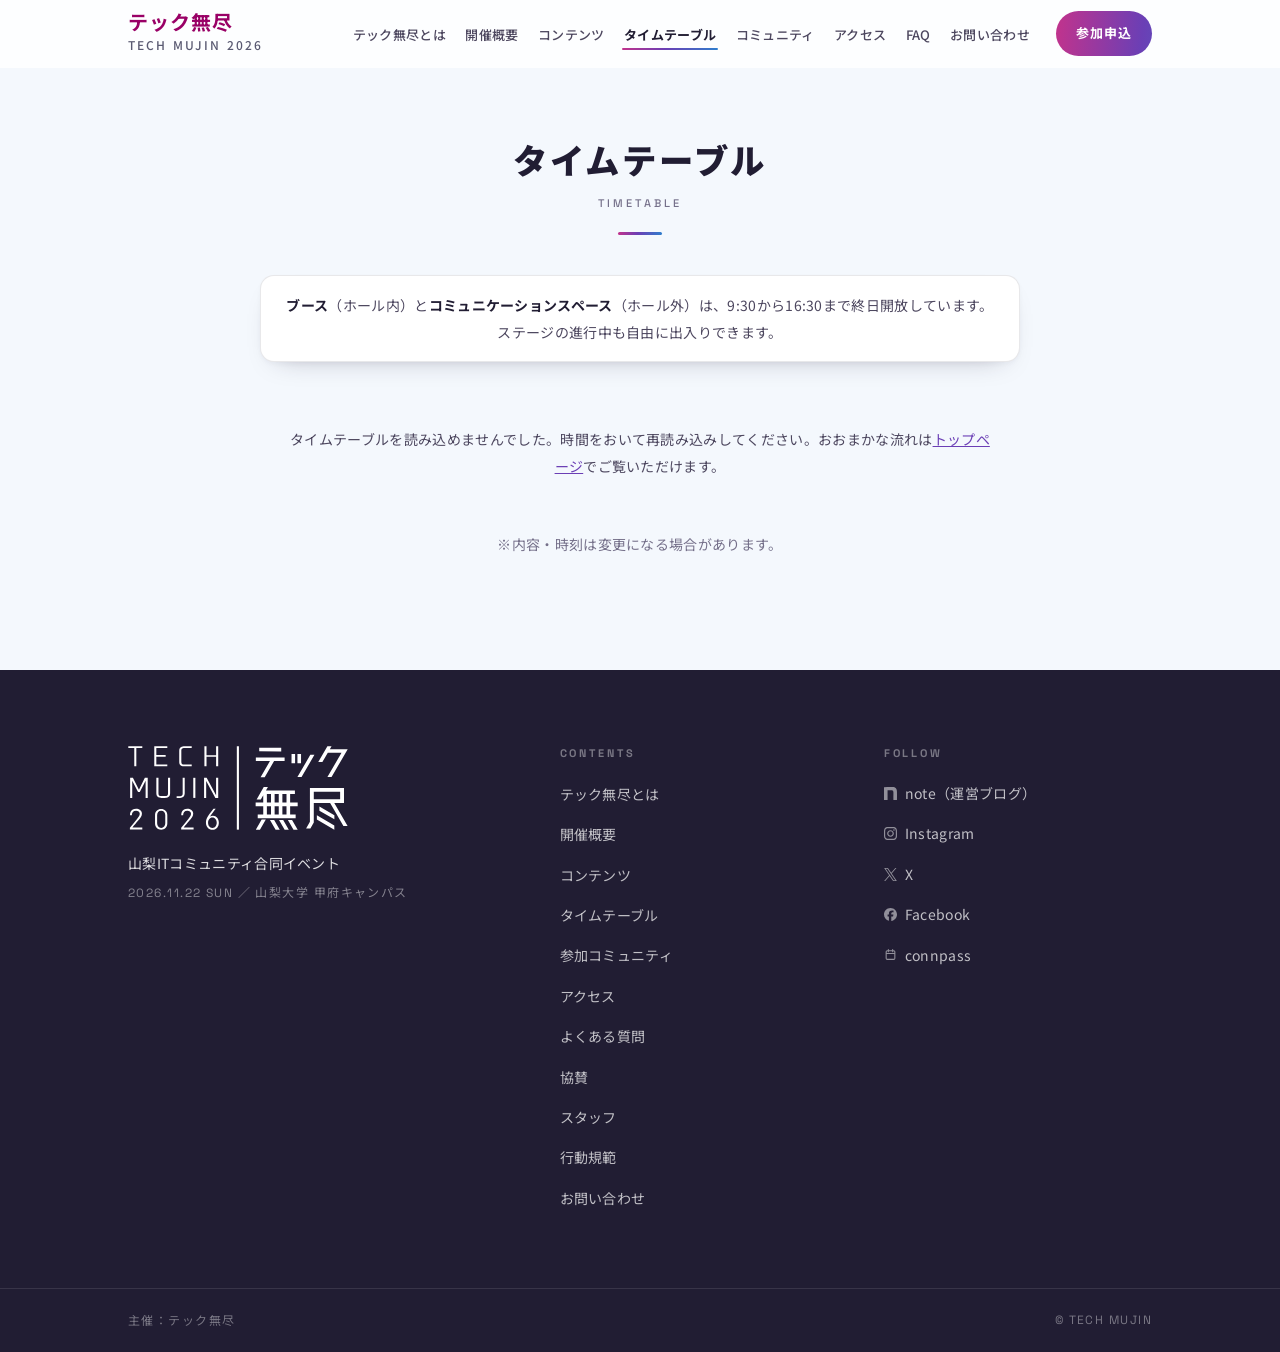
<file: public/2026/timetable/index.html>
<!DOCTYPE html>
<html lang="ja">
<head>
  <meta charset="UTF-8">
  <meta name="viewport" content="width=device-width, initial-scale=1.0">

  <title>タイムテーブル | テック無尽 2026</title>

  <meta name="description" content="テック無尽 2026（2026年11月22日（日）・山梨大学 甲府キャンパス）のタイムテーブル。各セッションの時刻と登壇者、登壇コミュニティを掲載しています。">

  <!-- OGP -->
  <meta property="og:title" content="タイムテーブル | テック無尽 2026">
  <meta property="og:description" content="テック無尽 2026 のタイムテーブル。各セッションの時刻と登壇者を掲載しています。">
  <meta property="og:type" content="website">
  <meta property="og:site_name" content="テック無尽 2026">
  <meta property="og:image" content="https://techmujin.jp/ogp.jpg">
  <meta property="og:url" content="https://techmujin.jp/2026/timetable/">
  <meta name="twitter:card" content="summary_large_image">

  <link rel="canonical" href="https://techmujin.jp/2026/timetable/">
  <link rel="icon" href="/favicon.ico" sizes="48x48">
  <link rel="apple-touch-icon" href="/apple-touch-icon.png">
  <link rel="manifest" href="/site.webmanifest">

  <!-- フォント -->
  <link rel="preconnect" href="https://fonts.googleapis.com">
  <link rel="preconnect" href="https://fonts.gstatic.com" crossorigin>
  <link href="https://fonts.googleapis.com/css2?family=Noto+Sans+JP:wght@400;500;700;900&family=Space+Grotesk:wght@500;700&display=swap" rel="stylesheet">

  <link rel="stylesheet" href="../style.css">
</head>
<body>

<a class="skip-link" href="#main">本文へスキップ</a>

<!-- =============================================
     ヘッダー
============================================= -->
<header class="header" id="header" data-state="top">
  <div class="header-inner">
    <a class="header-brand" href="../" aria-label="テック無尽 トップへ">
      <span class="header-brand-ja">テック無尽</span>
      <span class="header-brand-en">TECH MUJIN 2026</span>
    </a>

    <nav class="nav" id="nav" aria-label="ページ内ナビゲーション">
      <ul class="nav-list">
        <li><a class="nav-link" href="../#about">テック無尽とは</a></li>
        <li><a class="nav-link" href="../#outline">開催概要</a></li>
        <li><a class="nav-link" href="../#sessions">コンテンツ</a></li>
        <li><a class="nav-link" href="./" aria-current="page">タイムテーブル</a></li>
        <li><a class="nav-link" href="../#communities">コミュニティ</a></li>
        <li><a class="nav-link" href="../#access">アクセス</a></li>
        <li><a class="nav-link" href="../#faq">FAQ</a></li>
        <li><a class="nav-link" href="../#contact">お問い合わせ</a></li>
      </ul>
      <a class="nav-cta" href="https://techmujin.connpass.com/event/406980/" target="_blank" rel="noopener noreferrer">参加申込</a>
    </nav>

    <button class="burger" id="burger" type="button" aria-expanded="false" aria-controls="nav" aria-label="メニューを開く">
      <span></span><span></span>
    </button>
  </div>
</header>

<main id="main">

  <section class="section section-timetable page-timetable" id="timetable">
    <div class="wrap">
      <header class="sec-head">
        <h1 class="sec-title">タイムテーブル</h1>
        <p class="sec-en">TIMETABLE</p>
      </header>

      <p class="tl-zones">
        <b>ブース</b>（ホール内）と<b>コミュニケーションスペース</b>（ホール外）は、9:30から16:30まで終日開放しています。ステージの進行中も自由に出入りできます。
      </p>

      <!-- 中身は timetable.js が API から取得して描画する -->
      <div class="tt" id="tt" data-endpoint="https://techmujin-api.t-funabiki08.workers.dev/v1/events/techmujin-2026/timetable">
        <p class="tt-status" id="ttStatus" role="status">タイムテーブルを読み込んでいます…</p>
        <noscript>
          <p class="tt-status">タイムテーブルの表示には JavaScript を有効にしてください。おおまかな流れは<a href="../#timetable">トップページ</a>でご覧いただけます。</p>
        </noscript>
      </div>

      <p class="schedule-note">※内容・時刻は変更になる場合があります。</p>
    </div>
  </section>

</main>

<!-- =============================================
     フッター
============================================= -->
<footer class="footer">
  <div class="wrap footer-inner">
    <div class="footer-brand">
      <img class="footer-logo" src="../images/logo-2026-white.svg" alt="テック無尽 2026">
      <p class="footer-tagline">山梨ITコミュニティ合同イベント</p>
      <p class="footer-date">2026.11.22 SUN ／ 山梨大学 甲府キャンパス</p>
    </div>

    <nav class="footer-nav" aria-label="フッターナビゲーション">
      <h2>CONTENTS</h2>
      <ul>
        <li><a href="../#about">テック無尽とは</a></li>
        <li><a href="../#outline">開催概要</a></li>
        <li><a href="../#sessions">コンテンツ</a></li>
        <li><a href="./">タイムテーブル</a></li>
        <li><a href="../#communities">参加コミュニティ</a></li>
        <li><a href="../#access">アクセス</a></li>
        <li><a href="../#faq">よくある質問</a></li>
        <li><a href="../#sponsors">協賛</a></li>
        <li><a href="../#staff">スタッフ</a></li>
        <li><a href="../#coc">行動規範</a></li>
        <li><a href="../#contact">お問い合わせ</a></li>
      </ul>
    </nav>

    <div class="footer-links">
      <h2>FOLLOW</h2>
      <ul>
        <li><a href="https://note.com/techmujin/m/m61bd7c72cd8c" target="_blank" rel="noopener noreferrer"><svg class="sns-icon" viewBox="0 0 24 24" aria-hidden="true"><path d="M0 .279c4.623 0 10.953-.235 15.498-.117 6.099.156 8.39 2.813 8.468 9.374.077 3.71 0 14.335 0 14.335h-6.598c0-9.296.04-10.83 0-13.759-.078-2.578-.814-3.807-2.795-4.041-2.097-.235-7.975-.04-7.975-.04v17.84H0Z"/></svg><span>note（運営ブログ）</span></a></li>
        <li><a href="https://www.instagram.com/techmujin/" target="_blank" rel="noopener noreferrer"><svg class="sns-icon" viewBox="0 0 24 24" aria-hidden="true"><path d="M7.0301.084c-1.2768.0602-2.1487.264-2.911.5634-.7888.3075-1.4575.72-2.1228 1.3877-.6652.6677-1.075 1.3368-1.3802 2.127-.2954.7638-.4956 1.6365-.552 2.914-.0564 1.2775-.0689 1.6882-.0626 4.947.0062 3.2586.0206 3.6671.0825 4.9473.061 1.2765.264 2.1482.5635 2.9107.308.7889.72 1.4573 1.388 2.1228.6679.6655 1.3365 1.0743 2.1285 1.38.7632.295 1.6361.4961 2.9134.552 1.2773.056 1.6884.069 4.9462.0627 3.2578-.0062 3.668-.0207 4.9478-.0814 1.28-.0607 2.147-.2652 2.9098-.5633.7889-.3086 1.4578-.72 2.1228-1.3881.665-.6682 1.0745-1.3378 1.3795-2.1284.2957-.7632.4966-1.636.552-2.9124.056-1.2809.0692-1.6898.063-4.948-.0063-3.2583-.021-3.6668-.0817-4.9465-.0607-1.2797-.264-2.1487-.5633-2.9117-.3084-.7889-.72-1.4568-1.3876-2.1228C21.2982 1.33 20.628.9208 19.8378.6165 19.074.321 18.2017.1197 16.9244.0645 15.6471.0093 15.236-.005 11.977.0014 8.718.0076 8.31.0215 7.0301.0839m.1402 21.6932c-1.17-.0509-1.8053-.2453-2.2287-.408-.5606-.216-.96-.4771-1.3819-.895-.422-.4178-.6811-.8186-.9-1.378-.1644-.4234-.3624-1.058-.4171-2.228-.0595-1.2645-.072-1.6442-.079-4.848-.007-3.2037.0053-3.583.0607-4.848.05-1.169.2456-1.805.408-2.2282.216-.5613.4762-.96.895-1.3816.4188-.4217.8184-.6814 1.3783-.9003.423-.1651 1.0575-.3614 2.227-.4171 1.2655-.06 1.6447-.072 4.848-.079 3.2033-.007 3.5835.005 4.8495.0608 1.169.0508 1.8053.2445 2.228.408.5608.216.96.4754 1.3816.895.4217.4194.6816.8176.9005 1.3787.1653.4217.3617 1.056.4169 2.2263.0602 1.2655.0739 1.645.0796 4.848.0058 3.203-.0055 3.5834-.061 4.848-.051 1.17-.245 1.8055-.408 2.2294-.216.5604-.4763.96-.8954 1.3814-.419.4215-.8181.6811-1.3783.9-.4224.1649-1.0577.3617-2.2262.4174-1.2656.0595-1.6448.072-4.8493.079-3.2045.007-3.5825-.006-4.848-.0608M16.953 5.5864A1.44 1.44 0 1 0 18.39 4.144a1.44 1.44 0 0 0-1.437 1.4424M5.8385 12.012c.0067 3.4032 2.7706 6.1557 6.173 6.1493 3.4026-.0065 6.157-2.7701 6.1506-6.1733-.0065-3.4032-2.771-6.1565-6.174-6.1498-3.403.0067-6.156 2.771-6.1496 6.1738M8 12.0077a4 4 0 1 1 4.008 3.9921A3.9996 3.9996 0 0 1 8 12.0077"/></svg><span>Instagram</span></a></li>
        <li><a href="https://x.com/techmujin" target="_blank" rel="noopener noreferrer"><svg class="sns-icon" viewBox="0 0 24 24" aria-hidden="true"><path d="M14.234 10.162 22.977 0h-2.072l-7.591 8.824L7.251 0H.258l9.168 13.343L.258 24H2.33l8.016-9.318L16.749 24h6.993zm-2.837 3.299-.929-1.329L3.076 1.56h3.182l5.965 8.532.929 1.329 7.754 11.09h-3.182z"/></svg><span>X</span></a></li>
        <li><a href="https://www.facebook.com/techmujin" target="_blank" rel="noopener noreferrer"><svg class="sns-icon" viewBox="0 0 24 24" aria-hidden="true"><path d="M9.101 23.691v-7.98H6.627v-3.667h2.474v-1.58c0-4.085 1.848-5.978 5.858-5.978.401 0 .955.042 1.468.103a8.68 8.68 0 0 1 1.141.195v3.325a8.623 8.623 0 0 0-.653-.036 26.805 26.805 0 0 0-.733-.009c-.707 0-1.259.096-1.675.309a1.686 1.686 0 0 0-.679.622c-.258.42-.374.995-.374 1.752v1.297h3.919l-.386 2.103-.287 1.564h-3.246v8.245C19.396 23.238 24 18.179 24 12.044c0-6.627-5.373-12-12-12s-12 5.373-12 12c0 5.628 3.874 10.35 9.101 11.647Z"/></svg><span>Facebook</span></a></li>
        <li><a href="https://techmujin.connpass.com/" target="_blank" rel="noopener noreferrer"><svg class="sns-icon sns-icon-line" viewBox="0 0 24 24" aria-hidden="true"><path d="M4 7a2 2 0 0 1 2-2h12a2 2 0 0 1 2 2v12a2 2 0 0 1-2 2H6a2 2 0 0 1-2-2zM4 10h16M8 3v4M16 3v4"/></svg><span>connpass</span></a></li>
      </ul>
    </div>
  </div>

  <div class="footer-bottom">
    <div class="wrap">
      <p class="footer-org">主催：テック無尽</p>
      <p class="footer-copy">&copy; TECH MUJIN</p>
    </div>
  </div>
</footer>

<script src="../script.js"></script>
<script src="timetable.js"></script>
</body>
</html>
</file>
<file: style.css>
/* =============================================
   TECH MUJIN — style.css
   準備フェーズ用スタイルシート
   公開フェーズで全体的なビジュアル強化を検討

   目次:
   1. CSS 変数
   2. リセット / ベーススタイル
   3. レイアウト共通
   4. タイポグラフィ
   5. ヘッダー
   6. 導入セクション
   7. テック無尽とはセクション
   8. 募集セクション（コミュニティ・スタッフ）
   9. お問い合わせセクション
  10. フッター
  11. ユーティリティ
  12. レスポンシブ
============================================= */


/* =============================================
   1. CSS 変数
============================================= */
:root {
  /* カラー */
  --color-primary:        #990066;   /* メインアクセント（マゼンタ寄りの深紅） */
  --color-primary-dark:   #770050;   /* ホバー時などの暗色 */
  --color-primary-light:  #f9f0f5;   /* 薄い背景用 */
  --color-accent:         #0097a7;   /* 補助アクセント（ティール） */
  --color-text:           #1a1a2e;   /* 本文テキスト */
  --color-text-muted:     #5a5a72;   /* 補足テキスト */
  --color-text-light:     #8a8aa0;   /* 注記・キャプション */
  --color-bg:             #fafafa;   /* ベース背景 */
  --color-bg-section:     #f4f4f7;   /* 交互セクション背景 */
  --color-bg-white:       #ffffff;
  --color-border:         #e0e0ec;   /* ボーダー */
  --color-border-light:   #ececf4;
  --color-focus:          #990066;   /* フォーカスリング */

  /* タイポグラフィ */
  --font-body: "Hiragino Kaku Gothic ProN", "Hiragino Sans", "Noto Sans JP",
               "Yu Gothic", "游ゴシック", Meiryo, sans-serif;
  --font-heading: -apple-system, BlinkMacSystemFont, "Segoe UI", "Roboto",
                  "Hiragino Kaku Gothic ProN", "Hiragino Sans", "Noto Sans JP",
                  "Yu Gothic", "遊ゴシック", "Meiryo", sans-serif;

  --font-size-base:   1rem;      /* 16px */
  --font-size-sm:     0.875rem;  /* 14px */
  --font-size-xs:     0.75rem;   /* 12px */
  --font-size-lg:     1.125rem;  /* 18px */
  --font-size-xl:     1.25rem;   /* 20px */
  --font-size-2xl:    1.5rem;    /* 24px */
  --font-size-3xl:    2rem;      /* 32px */
  --font-size-4xl:    2.5rem;    /* 40px */

  --line-height-base:    1.8;
  --line-height-heading: 1.4;
  --line-height-tight:   1.2;

  /* スペーシング */
  --space-1:   4px;
  --space-2:   8px;
  --space-3:  12px;
  --space-4:  16px;
  --space-5:  24px;
  --space-6:  32px;
  --space-7:  48px;
  --space-8:  64px;
  --space-9:  80px;
  --space-10: 96px;

  /* レイアウト */
  --container-max:   780px;  /* 読みやすい横幅 */
  --container-wide:  1040px;
  --container-pad-x: var(--space-5);

  /* ボーダー・シャドウ */
  --radius-sm:  4px;
  --radius-md:  8px;
  --radius-lg:  12px;
  --shadow-sm:  0 1px 3px rgba(0, 0, 0, 0.08);
  --shadow-md:  0 4px 16px rgba(0, 0, 0, 0.08);
  --shadow-focus: 0 0 0 3px rgba(153, 0, 102, 0.25);

  /* トランジション */
  --transition-base: 0.2s ease;
}


/* =============================================
   2. リセット / ベーススタイル
============================================= */
*, *::before, *::after {
  box-sizing: border-box;
}

html {
  scroll-behavior: smooth;
  font-size: 16px;
  -webkit-text-size-adjust: 100%;
}

body {
  margin: 0;
  padding: 0;
  font-family: var(--font-body);
  font-size: var(--font-size-base);
  line-height: var(--line-height-base);
  color: var(--color-text);
  background-color: var(--color-bg);
  -webkit-font-smoothing: antialiased;
  -moz-osx-font-smoothing: grayscale;
}

img, svg {
  display: block;
  max-width: 100%;
}

a {
  color: var(--color-primary);
  text-decoration: none;
  transition: color var(--transition-base);
}
a:hover {
  color: var(--color-primary-dark);
  text-decoration: underline;
}
a:focus-visible {
  outline: 2px solid var(--color-focus);
  outline-offset: 3px;
  border-radius: var(--radius-sm);
}

ul, ol {
  margin: 0;
  padding: 0;
  list-style: none;
}

p {
  margin: 0 0 var(--space-4);
}
p:last-child {
  margin-bottom: 0;
}

h1, h2, h3, h4, h5, h6 {
  margin: 0 0 var(--space-5);
  font-family: var(--font-heading);
  line-height: var(--line-height-heading);
  font-weight: 700;
  color: var(--color-text);
  letter-spacing: 0.01em;
}

/* =============================================
   3. レイアウト共通
============================================= */
.container {
  max-width: var(--container-max);
  margin-inline: auto;
  padding-inline: var(--container-pad-x);
}

/* 各セクション共通 */
section {
  padding-block: var(--space-9);
}
section:nth-child(even) {
  background-color: var(--color-bg-section);
}

/* =============================================
   4. タイポグラフィ
============================================= */
.section-heading {
  font-size: var(--font-size-2xl);
  font-weight: 700;
  color: var(--color-text);
  margin-bottom: var(--space-6);
  padding-bottom: var(--space-4);
  border-bottom: 2px solid var(--color-primary);
  display: inline-block;
  letter-spacing: 0.02em;
}

.section-lead {
  font-size: var(--font-size-lg);
  color: var(--color-text-muted);
  margin-bottom: var(--space-6);
  line-height: var(--line-height-base);
}

/* プロース（読み文） */
.prose p {
  margin-bottom: var(--space-4);
  color: var(--color-text);
}

.note-text {
  font-size: var(--font-size-sm);
  color: var(--color-text-muted);
  margin-top: var(--space-5);
}

/* 箇条書き */
.criteria-list {
  list-style: none;
  padding: 0;
  margin: var(--space-4) 0 var(--space-5);
}
.criteria-list li {
  position: relative;
  padding-left: var(--space-5);
  margin-bottom: var(--space-2);
  color: var(--color-text);
  line-height: var(--line-height-base);
}
.criteria-list li::before {
  content: "";
  position: absolute;
  left: 0;
  top: 0.65em;
  width: 6px;
  height: 6px;
  border-radius: 50%;
  background-color: var(--color-primary);
}


/* =============================================
   5. ヘッダー
============================================= */
.site-header {
  position: sticky;
  top: 0;
  z-index: 100;
  background-color: var(--color-bg-white);
  border-bottom: 1px solid var(--color-border);
  box-shadow: var(--shadow-sm);
}

.header-inner {
  max-width: var(--container-wide);
  display: flex;
  align-items: center;
  justify-content: space-between;
  gap: var(--space-4);
  padding-block: var(--space-4);
}

/* サイトロゴ */
.site-logo-link {
  display: flex;
  align-items: center;
  text-decoration: none;
  color: var(--color-text);
}
.site-logo-link:hover {
  text-decoration: none;
  opacity: 0.8;
}
.site-logo-link:focus-visible {
  outline: 2px solid var(--color-focus);
  outline-offset: 3px;
  border-radius: var(--radius-sm);
}

.site-name {
  display: flex;
  flex-direction: column;
  gap: 2px;
}

.site-name-ja {
  display: block;
  font-family: var(--font-heading);
  font-size: var(--font-size-xl);
  font-weight: 700;
  line-height: 1;
  letter-spacing: 0.05em;
  color: var(--color-primary);
}
.site-name-en {
  display: block;
  font-size: var(--font-size-xs);
  letter-spacing: 0.18em;
  color: var(--color-text-muted);
  text-transform: uppercase;
  font-weight: 500;
}

/* ナビゲーション */
.global-nav {
  margin-left: auto;
}
.nav-list {
  display: flex;
  align-items: center;
  gap: var(--space-1);
}
.nav-link {
  display: block;
  padding: var(--space-2) var(--space-3);
  font-size: var(--font-size-sm);
  color: var(--color-text-muted);
  border-radius: var(--radius-sm);
  transition: color var(--transition-base), background-color var(--transition-base);
  white-space: nowrap;
}
.nav-link:hover {
  color: var(--color-primary);
  background-color: var(--color-primary-light);
  text-decoration: none;
}
.nav-link:focus-visible {
  outline: 2px solid var(--color-focus);
  outline-offset: 2px;
  color: var(--color-primary);
}

/* ハンバーガーボタン（デフォルト非表示） */
.nav-toggle {
  display: none;
  flex-direction: column;
  justify-content: center;
  align-items: center;
  gap: 5px;
  width: 40px;
  height: 40px;
  background: none;
  border: 1px solid var(--color-border);
  border-radius: var(--radius-sm);
  cursor: pointer;
  padding: var(--space-2);
  transition: background-color var(--transition-base);
}
.nav-toggle:hover {
  background-color: var(--color-primary-light);
}
.nav-toggle:focus-visible {
  outline: 2px solid var(--color-focus);
  outline-offset: 2px;
}
.nav-toggle-bar {
  display: block;
  width: 20px;
  height: 2px;
  background-color: var(--color-text);
  border-radius: 2px;
  transition: transform var(--transition-base), opacity var(--transition-base);
}
/* メニュー開閉アニメーション */
.nav-toggle[aria-expanded="true"] .nav-toggle-bar:nth-child(1) {
  transform: translateY(7px) rotate(45deg);
}
.nav-toggle[aria-expanded="true"] .nav-toggle-bar:nth-child(2) {
  opacity: 0;
}
.nav-toggle[aria-expanded="true"] .nav-toggle-bar:nth-child(3) {
  transform: translateY(-7px) rotate(-45deg);
}


/* =============================================
   6. 導入セクション
============================================= */
.section-intro {
  background-image: url('images/bg.jpg');
  background-size: cover;
  background-position: center center;
  background-repeat: no-repeat;
  position: relative;
  padding-block: var(--space-10);
  border-bottom: 1px solid var(--color-border-light);
  min-height: 60vh;
  display: flex;
  align-items: center;
  color: white;
}

/* 背景オーバーレイ */
.section-intro::before {
  content: '';
  position: absolute;
  top: 0;
  left: 0;
  right: 0;
  bottom: 0;
  background: linear-gradient(
    135deg,
    rgba(153, 0, 102, 0.8) 0%,
    rgba(0, 151, 167, 0.7) 100%
  );
  z-index: 1;
}

.intro-inner {
  position: relative;
  z-index: 2;
  text-align: center;
}

/* 準備中バッジ */
.phase-badge {
  display: inline-block;
  font-size: var(--font-size-xs);
  font-weight: 600;
  letter-spacing: 0.12em;
  color: white;
  background: rgba(255, 255, 255, 0.2);
  backdrop-filter: blur(8px);
  border: 1px solid rgba(255, 255, 255, 0.3);
  border-radius: 100px;
  padding: var(--space-1) var(--space-4);
  margin-bottom: var(--space-5);
  text-transform: uppercase;
}

/* h1 タイトル */
.intro-title {
  margin-bottom: var(--space-4);
  border: none;
  display: flex;
  justify-content: center;
  align-items: center;
}

.intro-logo {
  width: 280px;
  height: auto;
  max-width: 90vw;
  filter: drop-shadow(0 4px 12px rgba(0, 0, 0, 0.4));
  transition: transform 0.3s ease;
}

.intro-logo:hover {
  transform: scale(1.02);
}

/* サブタイトル */
.intro-subtitle {
  font-size: var(--font-size-lg);
  color: rgba(255, 255, 255, 0.95);
  margin-bottom: var(--space-6);
  letter-spacing: 0.04em;
  text-shadow: 0 1px 4px rgba(0, 0, 0, 0.3);
}

/* イベント情報 */
.event-meta {
  display: flex;
  flex-direction: column;
  align-items: center;
  gap: var(--space-2);
  margin-bottom: var(--space-6);
}
.event-meta-item {
  text-align: center;
}
.event-meta-date,
.event-meta-venue {
  font-size: var(--font-size-lg);
  color: rgba(255, 255, 255, 0.95);
  font-weight: 500;
  text-shadow: 0 1px 4px rgba(0, 0, 0, 0.3);
  margin: 0; /* ブラウザのデフォルトマージンをリセット */
}
.event-meta-date {
  color: rgba(255, 255, 255, 0.98);
  font-weight: 600;
}

/* 注記 */
.intro-note {
  display: inline-block;
  font-size: var(--font-size-sm);
  color: white;
  background: rgba(255, 255, 255, 0.15);
  backdrop-filter: blur(8px);
  padding: var(--space-3) var(--space-5);
  border-radius: var(--radius-md);
  border: 1px solid rgba(255, 255, 255, 0.2);
  text-align: left;
  margin-top: var(--space-2);
  text-shadow: 0 1px 2px rgba(0, 0, 0, 0.3);
}


/* =============================================
   7. テック無尽とはセクション
============================================= */
.section-about {
  background-color: var(--color-bg-white);
}


/* =============================================
   8. 募集セクション
============================================= */
.section-recruit {
  /* 背景は交互ルールで自動適用 */
}

/* ボタン */
.btn {
  display: inline-flex;
  align-items: center;
  justify-content: center;
  padding: var(--space-3) var(--space-7);
  font-size: var(--font-size-base);
  font-family: var(--font-body);
  font-weight: 600;
  border-radius: var(--radius-md);
  cursor: pointer;
  transition:
    background-color var(--transition-base),
    color var(--transition-base),
    border-color var(--transition-base),
    box-shadow var(--transition-base);
  text-decoration: none;
  border: 2px solid transparent;
  line-height: 1.5;
  margin-top: var(--space-5);
  letter-spacing: 0.04em;
}
.btn:focus-visible {
  outline: none;
  box-shadow: var(--shadow-focus);
}
.btn:disabled {
  cursor: not-allowed;
  opacity: 0.65;
}

.btn-primary {
  background-color: var(--color-primary);
  color: #ffffff;
  border-color: var(--color-primary);
}
.btn-primary:hover {
  background-color: var(--color-primary-dark);
  border-color: var(--color-primary-dark);
  color: #ffffff;
  text-decoration: none;
}
.btn-primary:active {
  background-color: #550040;
  border-color: #550040;
}


/* =============================================
   9. お問い合わせセクション
============================================= */
.section-contact {
  background-color: var(--color-bg-white);
}

.contact-form {
  display: grid;
  gap: var(--space-5);
  margin-top: var(--space-6);
}

.form-field {
  display: grid;
  gap: var(--space-2);
}

.form-label {
  font-weight: 700;
  color: var(--color-text);
  line-height: var(--line-height-heading);
}

.form-input,
.form-select,
.form-textarea {
  width: 100%;
  min-height: 48px;
  border: 1px solid var(--color-border);
  border-radius: var(--radius-md);
  background-color: var(--color-bg-white);
  color: var(--color-text);
  font: inherit;
  padding: var(--space-3) var(--space-4);
  transition:
    border-color var(--transition-base),
    box-shadow var(--transition-base),
    background-color var(--transition-base);
}

.form-input:focus,
.form-select:focus,
.form-textarea:focus {
  outline: none;
  border-color: var(--color-primary);
  box-shadow: var(--shadow-focus);
}

.form-input::placeholder,
.form-textarea::placeholder {
  color: var(--color-text-light);
}

.form-select {
  cursor: pointer;
}

.form-textarea {
  min-height: 180px;
  resize: vertical;
}

.form-note {
  margin: 0;
  color: var(--color-text-muted);
  font-size: var(--font-size-sm);
}

.form-status {
  min-height: 1.8em;
  margin: 0;
  font-size: var(--font-size-sm);
  font-weight: 700;
}

.form-status[data-status="info"] {
  color: var(--color-text-muted);
}

.form-status[data-status="success"] {
  color: var(--color-accent);
}

.form-status[data-status="error"] {
  color: var(--color-primary);
}

.contact-submit {
  justify-self: start;
}


/* =============================================
  10. フッター
============================================= */
.site-footer {
  background-color: var(--color-text);
  color: rgba(255, 255, 255, 0.7);
  padding-block: var(--space-7);
  text-align: center;
  margin-top: 0;
}
.footer-inner {
  display: flex;
  flex-direction: column;
  align-items: center;
  gap: var(--space-3);
}
.footer-social {
  display: flex;
  gap: var(--space-3);
}
.social-link {
  display: inline-flex;
  align-items: center;
  gap: var(--space-2);
  color: rgba(255, 255, 255, 0.6);
  text-decoration: none;
  font-size: var(--font-size-sm);
  transition: color 0.3s ease;
  padding: var(--space-2);
  border-radius: var(--border-radius-sm);
}
.social-link:hover {
  color: rgba(255, 255, 255, 0.9);
  background-color: rgba(255, 255, 255, 0.1);
}
.social-link svg {
  width: 20px;
  height: 20px;
  flex-shrink: 0;
}
.footer-copy {
  margin: 0;
  font-size: var(--font-size-xs);
  letter-spacing: 0.1em;
  color: rgba(255, 255, 255, 0.4);
}


/* =============================================
  11. ユーティリティ
============================================= */
/* スクリーンリーダー専用テキスト */
.visually-hidden {
  position: absolute;
  width: 1px;
  height: 1px;
  padding: 0;
  margin: -1px;
  overflow: hidden;
  clip: rect(0, 0, 0, 0);
  white-space: nowrap;
  border: 0;
}


/* =============================================
  12. レスポンシブ
============================================= */

/* タブレット以下（768px 未満） */
@media (max-width: 767px) {
  :root {
    --font-size-4xl: 2rem;
    --font-size-3xl: 1.625rem;
    --font-size-2xl: 1.25rem;
    --space-9: 56px;
    --space-10: 64px;
  }

  /* ナビゲーション：折りたたみ式に */
  .nav-toggle {
    display: flex;
  }
  .global-nav {
    position: absolute;
    top: 100%;
    left: 0;
    right: 0;
    background-color: var(--color-bg-white);
    border-bottom: 1px solid var(--color-border);
    box-shadow: var(--shadow-md);
    overflow: hidden;
    max-height: 0;
    transition: max-height 0.3s ease;
  }
  .global-nav.is-open {
    max-height: 300px;
  }
  .nav-list {
    flex-direction: column;
    align-items: stretch;
    gap: 0;
    padding: var(--space-3) var(--space-4);
  }
  .nav-link {
    padding: var(--space-3) var(--space-4);
    border-radius: var(--radius-sm);
    font-size: var(--font-size-base);
  }

  /* ヘッダーは relative に変更（絶対配置のナビの基点） */
  .site-header {
    position: sticky;
  }
  .header-inner {
    position: relative;
    flex-wrap: wrap;
  }

  /* ロゴサイズ調整 */
  /* ヘッダーのロゴは削除済み */

  /* 導入部 */
  .section-intro {
    min-height: 50vh;
    background-position: center top;
  }
  .intro-logo {
    width: 220px;
    max-width: 85vw;
  }

  /* ボタン */
  .btn-primary {
    width: 100%;
    text-align: center;
    justify-content: center;
  }

  .contact-submit {
    justify-self: stretch;
  }
}

/* スマホ（480px 未満） */
@media (max-width: 479px) {
  /* ヘッダーのロゴは削除済み */

  /* 導入部をコンパクトに */
  .section-intro {
    min-height: 40vh;
    padding-block: var(--space-8);
  }

  .intro-logo {
    width: 180px;
    max-width: 80vw;
  }

  .intro-subtitle {
    font-size: var(--font-size-base);
  }

  .event-meta-date,
  .event-meta-venue {
    font-size: var(--font-size-base);
  }

  .intro-note {
    padding: var(--space-2) var(--space-4);
    font-size: var(--font-size-xs);
  }
  :root {
    --container-pad-x: var(--space-4);
  }
  .section-intro {
    padding-block: var(--space-8);
  }
  .event-meta {
    gap: var(--space-3);
  }
}

/* 大画面（1040px 以上） */
@media (min-width: 1040px) {
  .header-inner {
    max-width: var(--container-wide);
    padding-inline: var(--space-6);
  }

  /* 導入部をより大きく */
  .section-intro {
    min-height: 70vh;
  }

  .intro-logo {
    width: 320px;
  }

  .intro-subtitle {
    font-size: var(--font-size-xl);
  }
}
</file>
<file: public/2026/style.css>
/* =============================================
   TECH MUJIN 2026 — style.css

   方針:
   - 白基調・明るい配色。文字の背後に模様を敷かない（可読性優先）
   - ブランドのマゼンタ→紫→青は、日付・ボタン・罫などのアクセントに限定して使う
   - セクション見出しはセンター揃え、内容は角丸カードで整理する
   - ステージ／ブース／コミュニケーションスペースの色は
     タイムテーブルの列と会場構成のカードで共通（--t1 / --t2 / --t3）

   目次:
    1. トークン
    2. ベース
    3. 共通パーツ（wrap / btn / セクション見出し / reveal）
    4. ヘッダー・ナビ
    5. ヒーロー
    6. 01 テック無尽とは
    7. 02 開催概要
    8. 03 コンテンツ
    9. 04 タイムテーブル
   10. 05 参加コミュニティ
   11. 06 アクセス
   11-2. FAQ
   12. 07 協賛
   13. 08 スタッフ
   14. 09 行動規範
   15. 10 お問い合わせ
   16. フッター
   17. レスポンシブ
============================================= */


/* =============================================
   1. トークン
============================================= */
:root {
  /* 地と墨 */
  --bg:          #ffffff;
  --bg-tint:     #f7f6fb;   /* うっすら紫がかった地 */
  --bg-tint-2:   #f4f8fd;   /* うっすら青がかった地 */
  --card:        #ffffff;
  --ink:         #211d33;
  --ink-soft:    #4d475f;
  --muted:       #75708a;
  --line:        rgba(33, 29, 51, 0.10);
  --line-soft:   rgba(33, 29, 51, 0.06);

  /* ブランド */
  --magenta:     #c2338c;
  --violet:      #6b3fb5;
  --blue:        #2f7ecd;
  --grad: linear-gradient(95deg, #c2338c 0%, #6b3fb5 45%, #2f7ecd 100%);

  /* トラック */
  --t1: #c2338c;
  --t2: #7a45c0;
  --t3: #2f86cf;

  /* 書体 */
  /* 和文は中立なNoto Sans JP。ロゴが幾何学的で主張が強いため、
     本文側は性格を抑えて competing させない。数字と英字ラベルのみ Space Grotesk */
  --f-jp: "Noto Sans JP", "Hiragino Kaku Gothic ProN", "Hiragino Sans",
          "Yu Gothic", Meiryo, sans-serif;
  --f-en: "Space Grotesk", "Noto Sans JP", sans-serif;
  /* 「無尽」の見出し語専用。Webフォントは2文字だけのサブセットなので、
     他の文字には使えない（落ちた場合はOS標準の明朝が受ける） */
  --f-mincho: "Noto Serif JP", "Hiragino Mincho ProN", "Yu Mincho", "YuMincho",
              "Noto Serif CJK JP", serif;

  /* 可変タイポ */
  --fs-hero-date: clamp(2.4rem, 6vw, 3.9rem);
  --fs-h2:        clamp(1.5rem, 3vw, 2.15rem);
  --fs-h3:        clamp(1.1rem, 1.9vw, 1.3rem);
  --fs-lead:      clamp(1.02rem, 1.5vw, 1.2rem);
  --fs-body:      1rem;
  --fs-sm:        0.875rem;
  --fs-xs:        0.75rem;
  --fs-label:     0.6875rem;

  /* 余白・寸法 */
  --wrap:      1120px;
  --wrap-text: 820px;
  --gutter:    clamp(20px, 5vw, 48px);
  --sec-pad:   clamp(64px, 9vw, 112px);
  --header-h:  68px;

  /* カード */
  --radius:    14px;
  --radius-sm: 10px;
  --shadow:    0 2px 4px rgba(33, 29, 51, 0.03), 0 12px 28px -18px rgba(33, 29, 51, 0.35);
  --shadow-lg: 0 4px 10px rgba(33, 29, 51, 0.05), 0 24px 48px -28px rgba(33, 29, 51, 0.5);

  --ease: cubic-bezier(0.22, 0.8, 0.28, 1);
}


/* =============================================
   2. ベース
============================================= */
*, *::before, *::after { box-sizing: border-box; }

html {
  scroll-behavior: smooth;
  scroll-padding-top: calc(var(--header-h) + 16px);
  -webkit-text-size-adjust: 100%;
}

body {
  margin: 0;
  background: var(--bg);
  color: var(--ink);
  font-family: var(--f-jp);
  font-size: var(--fs-body);
  line-height: 1.9;
  letter-spacing: 0.02em;
  -webkit-font-smoothing: antialiased;
  -moz-osx-font-smoothing: grayscale;
  overflow-x: hidden;
}

img, svg { display: block; max-width: 100%; }

h1, h2, h3, h4 {
  margin: 0;
  font-weight: 900;
  line-height: 1.45;
  letter-spacing: 0.03em;
}

p { margin: 0; }
ul, ol, dl, dd { margin: 0; padding: 0; }
li { list-style: none; }

a { color: inherit; text-decoration: none; }

:focus-visible {
  outline: 2px solid var(--violet);
  outline-offset: 3px;
}

::selection { background: rgba(194, 51, 140, 0.18); }

.skip-link {
  position: absolute;
  top: -100px;
  left: 16px;
  z-index: 200;
  padding: 10px 18px;
  background: var(--ink);
  color: #fff;
  border-radius: var(--radius-sm);
  font-size: var(--fs-sm);
  transition: top 0.2s var(--ease);
}
.skip-link:focus { top: 12px; }


/* =============================================
   3. 共通パーツ
============================================= */
.wrap {
  width: 100%;
  max-width: var(--wrap);
  margin-inline: auto;
  padding-inline: var(--gutter);
}

.section { padding-block: var(--sec-pad); }

/* 交互に、ごく淡い地色を敷く */
.section-about,
.section-sessions,
.section-communities,
.section-sponsors,
.section-faq,
.section-coc { background: var(--bg); }

.section-outline,
.section-staff { background: var(--bg-tint); }

.section-timetable,
.section-access,
.section-contact { background: var(--bg-tint-2); }

/* --- ボタン --- */
.btn {
  display: inline-flex;
  align-items: baseline;
  gap: 10px;
  padding: 16px 34px;
  background: var(--grad);
  background-size: 200% 100%;
  background-position: 0% 50%;
  border: 0;
  border-radius: 100px;
  color: #fff;
  font-family: var(--f-jp);
  font-size: var(--fs-body);
  font-weight: 700;
  letter-spacing: 0.08em;
  cursor: pointer;
  box-shadow: 0 10px 24px -12px rgba(107, 63, 181, 0.75);
  transition: background-position 0.5s var(--ease), transform 0.25s var(--ease), box-shadow 0.25s var(--ease);
}
.btn:hover {
  background-position: 100% 50%;
  transform: translateY(-2px);
  box-shadow: 0 16px 30px -12px rgba(107, 63, 181, 0.8);
}
.btn:active { transform: translateY(0); }
.btn small {
  font-family: var(--f-en);
  font-size: var(--fs-label);
  font-weight: 500;
  letter-spacing: 0.16em;
  text-transform: uppercase;
  opacity: 0.85;
}
.btn-lg { padding: 19px 44px; font-size: var(--fs-lead); }
.btn:disabled { opacity: 0.55; cursor: not-allowed; transform: none; }

/* --- セクション見出し（センター揃え） --- */
.sec-head {
  margin-bottom: clamp(32px, 5vw, 56px);
  text-align: center;
}
.sec-title {
  font-size: var(--fs-h2);
  letter-spacing: 0.08em;
}
.sec-en {
  margin-top: 8px;
  font-family: var(--f-en);
  font-size: var(--fs-label);
  font-weight: 500;
  letter-spacing: 0.28em;
  color: var(--muted);
}
.sec-head::after {
  content: "";
  display: block;
  width: 44px;
  height: 3px;
  margin: 18px auto 0;
  border-radius: 3px;
  background: var(--grad);
}

/* --- スクロール演出 ---
   JSが監視を始めた要素にだけ .reveal-ready を付けて隠すので、
   JSが動かない環境でも内容は必ず見える */
[data-reveal].reveal-ready {
  opacity: 0;
  transform: translateY(16px);
  transition: opacity 0.7s var(--ease), transform 0.7s var(--ease);
}
[data-reveal].reveal-ready.is-in { opacity: 1; transform: none; }

@media (prefers-reduced-motion: reduce) {
  html { scroll-behavior: auto; }
  [data-reveal].reveal-ready { opacity: 1; transform: none; transition: none; }
}


/* =============================================
   4. ヘッダー・ナビ
============================================= */
.header {
  position: fixed;
  inset: 0 0 auto;
  z-index: 100;
  height: var(--header-h);
  background: rgba(255, 255, 255, 0.82);
  backdrop-filter: saturate(160%) blur(14px);
  border-bottom: 1px solid transparent;
  transition: border-color 0.3s var(--ease), box-shadow 0.3s var(--ease);
}
.header[data-state="scrolled"] {
  border-bottom-color: var(--line);
  box-shadow: 0 8px 24px -22px rgba(33, 29, 51, 0.9);
}

.header-inner {
  display: flex;
  align-items: center;
  justify-content: space-between;
  gap: 24px;
  height: 100%;
  max-width: var(--wrap);
  margin-inline: auto;
  padding-inline: var(--gutter);
}

/* 文字組みは techmujin.jp のヘッダーに合わせている
   （書体・文字色・字間・行間とも同サイトの値をそのまま使う） */
.header-brand { display: flex; flex-direction: column; gap: 2px; }
.header-brand-ja {
  font-family: -apple-system, BlinkMacSystemFont, "Segoe UI", Roboto,
               "Hiragino Kaku Gothic ProN", "Hiragino Sans", "Noto Sans JP",
               "Yu Gothic", "遊ゴシック", Meiryo, sans-serif;
  font-size: 20px;
  font-weight: 700;
  line-height: 1;
  letter-spacing: 0.05em;
  color: #990066;
}
.header-brand-en {
  font-family: "Hiragino Kaku Gothic ProN", "Hiragino Sans", "Noto Sans JP",
               "Yu Gothic", "游ゴシック", Meiryo, sans-serif;
  font-size: 12px;
  font-weight: 500;
  line-height: 1.8;
  letter-spacing: 0.18em;
  color: #5a5a72;
}

.nav { display: flex; align-items: center; gap: clamp(10px, 2vw, 24px); }
.nav-list { display: flex; align-items: center; gap: clamp(4px, 1.2vw, 16px); }
.nav-link {
  position: relative;
  padding: 6px 2px;
  font-size: 0.8125rem;
  font-weight: 500;
  color: var(--ink-soft);
  white-space: nowrap;
  transition: color 0.25s var(--ease);
}
.nav-link::after {
  content: "";
  position: absolute;
  left: 0;
  bottom: 0;
  width: 100%;
  height: 2px;
  border-radius: 2px;
  background: var(--grad);
  transform: scaleX(0);
  transform-origin: left;
  transition: transform 0.3s var(--ease);
}
.nav-link:hover { color: var(--ink); }
.nav-link:hover::after,
.nav-link[aria-current="true"]::after { transform: scaleX(1); }
.nav-link[aria-current="true"] { color: var(--ink); font-weight: 700; }

.nav-cta {
  padding: 10px 20px;
  background: var(--grad);
  background-size: 200% 100%;
  border-radius: 100px;
  color: #fff;
  font-size: 0.8125rem;
  font-weight: 700;
  letter-spacing: 0.08em;
  white-space: nowrap;
  transition: background-position 0.5s var(--ease);
}
.nav-cta:hover { background-position: 100% 50%; }

.burger {
  display: none;
  position: relative;
  width: 44px;
  height: 44px;
  padding: 0;
  background: none;
  border: 0;
  cursor: pointer;
}
.burger span {
  position: absolute;
  left: 10px;
  width: 24px;
  height: 2px;
  border-radius: 2px;
  background: var(--ink);
  transition: transform 0.3s var(--ease);
}
.burger span:nth-child(1) { top: 18px; }
.burger span:nth-child(2) { top: 25px; }
.burger[aria-expanded="true"] span:nth-child(1) { transform: translateY(3.5px) rotate(45deg); }
.burger[aria-expanded="true"] span:nth-child(2) { transform: translateY(-3.5px) rotate(-45deg); }


/* =============================================
   5. ヒーロー
============================================= */
.hero {
  position: relative;
  padding-block: calc(var(--header-h) + clamp(24px, 4vw, 44px)) clamp(40px, 6vw, 72px);
  background:
    radial-gradient(110% 90% at 8% 0%, rgba(194, 51, 140, 0.10) 0%, transparent 58%),
    radial-gradient(100% 100% at 95% 20%, rgba(47, 126, 205, 0.14) 0%, transparent 62%),
    linear-gradient(180deg, #fbf9ff 0%, #f6f9ff 62%, #ffffff 100%);
}

.hero-inner {
  max-width: var(--wrap);
  margin-inline: auto;
  padding-inline: var(--gutter);
}

/* 左右カラムは上端・下端とも揃える。
   背の低い左カラムは SNS 行を下端に寄せて、右の写真と底辺を合わせる */
.hero-main {
  display: grid;
  grid-template-columns: minmax(0, 1.02fr) minmax(0, 0.98fr);
  gap: clamp(32px, 5vw, 64px);
}
/* 左カラムは中央揃え */
.hero-copy { display: flex; flex-direction: column; align-items: center; text-align: center; }

/* 枠で囲むとボタンに見えるため、OGP画像と同じく両脇に線を引く見出しにする */
.hero-eyebrow {
  display: flex;
  align-items: center;
  gap: 14px;
  margin-bottom: 0;
  font-size: var(--fs-xs);
  font-weight: 700;
  letter-spacing: 0.14em;
  color: var(--ink-soft);
}
.hero-eyebrow::before,
.hero-eyebrow::after {
  content: "";
  width: 32px;
  height: 1px;
  background: currentColor;
  opacity: 0.45;
}

/* ロゴは単体で見せたいので、上下にゆったり余白を取る */
.hero-logo { margin-block: clamp(28px, 4.5vw, 56px); }
/* 横長のロックアップ（約2.6:1）。コピー欄の幅いっぱい近くまで使って主役にする */
.hero-logo img { width: clamp(250px, 31vw, 420px); }

.hero-date {
  display: flex;
  align-items: baseline;
  flex-wrap: wrap;
  gap: 0 14px;
  margin-bottom: clamp(18px, 2.6vw, 24px);
  font-family: var(--f-en);
  font-weight: 700;
  line-height: 1;
}
.hero-date-y {
  font-size: clamp(1.1rem, 2vw, 1.5rem);
  color: var(--muted);
  letter-spacing: 0.06em;
}
.hero-date-md {
  font-size: var(--fs-hero-date);
  letter-spacing: -0.02em;
  background: var(--grad);
  -webkit-background-clip: text;
  background-clip: text;
  color: transparent;
}
/* 文字ではなくカプセル自体の下端を「11.22」のベースラインに合わせる。
   baseline 揃えだと中の文字のベースラインが基準になるため、
   下パディングとディセンダの分だけ持ち上げる */
.hero-date-dow {
  --pad-y: 5px;
  padding: var(--pad-y) 12px;
  transform: translateY(calc(-1 * (var(--pad-y) + 0.17em)));
  border-radius: 100px;
  background: var(--ink);
  color: #fff;
  font-size: var(--fs-xs);
  font-weight: 500;
  letter-spacing: 0.18em;
}

.hero-lead {
  max-width: 30em;
  margin-bottom: clamp(18px, 2.4vw, 24px);
  font-size: var(--fs-lead);
  font-weight: 500;
  line-height: 1.85;
  color: var(--ink-soft);
  word-break: auto-phrase;
}

/* 開催情報＋申込ボタンの帯。
   左右2カラムの下に全幅で敷くことで、右下に空いていた余白を埋めて構図を締める */
.hero-bar {
  display: flex;
  align-items: center;
  flex-wrap: wrap;
  gap: 18px clamp(24px, 3.5vw, 40px);
  margin-top: clamp(32px, 4.5vw, 52px);
  padding: 20px clamp(20px, 2.6vw, 28px);
  background: #fff;
  border: 1px solid var(--line);
  border-radius: var(--radius);
  box-shadow: var(--shadow);
}

.hero-facts {
  display: flex;
  flex: 1;
  flex-wrap: wrap;
  gap: 12px 0;
}
/* 項目どうしは縦罫で区切る */
/* 均等割りにしつつ、値が折り返さない幅は必ず確保する */
.hero-facts > div { flex: 1 1 auto; min-width: max-content; padding-inline: clamp(14px, 2.2vw, 28px); }
.hero-facts > div:first-child { padding-left: 0; }
.hero-facts > div + div { border-left: 1px solid var(--line-soft); }
.hero-facts dt {
  margin-bottom: 2px;
  font-size: var(--fs-label);
  font-weight: 700;
  letter-spacing: 0.16em;
  color: var(--muted);
}
.hero-facts dd {
  font-size: var(--fs-body);
  font-weight: 700;
  line-height: 1.5;
}
.hero-facts dd small {
  display: block;
  font-size: var(--fs-xs);
  font-weight: 400;
  color: var(--muted);
}

/* フォローとシェアのまとまり。
   左カラムの下端に寄せて右の写真と底辺を合わせる。
   離れた位置に置くので、細い罫で区切って意図的な配置に見せる */
.hero-social {
  align-self: stretch;
  display: flex;
  flex-direction: column;
  align-items: center;
  gap: 14px;
  margin-top: auto;
  padding-top: clamp(16px, 2.4vw, 24px);
  border-top: 1px solid var(--line-soft);
}
.hero-sns {
  display: flex;
  align-items: center;
  flex-wrap: wrap;
  justify-content: center;
  gap: 6px 18px;
  font-size: var(--fs-sm);
  color: var(--muted);
}
.hero-sns a {
  display: inline-flex;
  align-items: center;
  gap: 5px;
  color: var(--ink-soft);
  transition: color 0.25s var(--ease);
}
/* アイコンはサービスのロゴ（Simple Icons, CC0）。文字より控えめにして添えるだけにする */
.sns-icon {
  width: 13px;
  height: 13px;
  fill: currentColor;
  opacity: 0.7;
  flex-shrink: 0;
}
/* 下線は文字にだけ引く */
.hero-sns a span {
  padding-bottom: 2px;
  border-bottom: 1px solid var(--line);
  transition: border-color 0.25s var(--ease);
}
.hero-sns a:hover { color: var(--violet); }
.hero-sns a:hover span { border-color: var(--violet); }
.hero-sns-label {
  font-size: var(--fs-label);
  font-weight: 700;
  letter-spacing: 0.16em;
  color: var(--muted);
}

/* シェア。押すと共有先の一覧を開く（スマホではOSの共有メニューを使う） */
.share { position: relative; }
.share-toggle {
  display: inline-flex;
  align-items: center;
  gap: 7px;
  padding: 8px 18px;
  list-style: none;
  cursor: pointer;
  background: var(--card);
  border: 1px solid var(--line);
  border-radius: 100px;
  font-size: var(--fs-sm);
  font-weight: 700;
  letter-spacing: 0.04em;
  color: var(--ink-soft);
  transition: color 0.25s var(--ease), border-color 0.25s var(--ease);
}
.share-toggle::-webkit-details-marker { display: none; }
.share-toggle:hover,
.share[open] .share-toggle { color: var(--violet); border-color: rgba(107, 63, 181, 0.45); }
.share-icon {
  width: 16px;
  height: 16px;
  flex-shrink: 0;
  fill: currentColor;
}
.share-icon-line {
  fill: none;
  stroke: currentColor;
  stroke-width: 2;
  stroke-linecap: round;
  stroke-linejoin: round;
}
.share-menu {
  position: absolute;
  z-index: 30;
  top: calc(100% + 8px);
  left: 50%;
  transform: translateX(-50%);
  min-width: 220px;
  padding: 6px;
  background: var(--card);
  border: 1px solid var(--line);
  border-radius: var(--radius-sm);
  box-shadow: var(--shadow-lg);
  text-align: left;
}
.share-menu a,
.share-menu button {
  display: flex;
  align-items: center;
  gap: 10px;
  width: 100%;
  padding: 9px 12px;
  border: 0;
  border-radius: 8px;
  background: none;
  font: inherit;
  font-size: var(--fs-sm);
  color: var(--ink);
  cursor: pointer;
}
.share-menu a:hover,
.share-menu button:hover { background: var(--bg-tint); }
/* 一覧では、見分けやすいよう各サービスの色でアイコンを表示する */
.share-x .share-icon { color: #000; }
.share-facebook .share-icon { color: #0866ff; }
.share-line .share-icon { color: #06c755; }
.share-hatena .share-icon { color: #00a4de; }
.share-menu button .share-icon { color: var(--violet); }


/* 会場写真の上に、当日の様子のイラストを重ねて配置する。
   写真だけでは伝わらない「当日どんな場になるか」を補う */
/* 写真は左カラムの高さに合わせて伸ばし、底辺をそろえる */
.hero-visual { position: relative; display: flex; flex-direction: column; }

.hero-photo {
  position: relative;
  flex: 1;
  margin: 0;
  border-radius: var(--radius);
  overflow: hidden;
  box-shadow: var(--shadow-lg);
}

/* 写真と同じ幅・同じ角丸で、写真の上に置く。
   影は付けず、紫系に色を寄せたうえで少し透過させ、地の色に馴染ませる */
.hero-illust {
  width: 100%;
  margin-bottom: clamp(16px, 2.2vw, 24px);
  border-radius: var(--radius);
  opacity: 0.72;
}
.hero-photo img {
  width: 100%;
  height: 100%;
  min-height: 0;
  aspect-ratio: 4 / 3;
  object-fit: cover;
}
.hero-photo figcaption {
  position: absolute;
  left: 14px;
  bottom: 14px;
  padding: 7px 14px;
  border-radius: 100px;
  background: rgba(33, 29, 51, 0.78);
  backdrop-filter: blur(6px);
  color: #fff;
  font-size: var(--fs-xs);
  letter-spacing: 0.1em;
}


/* =============================================
   6. 01 テック無尽とは
============================================= */
.about-body {
  max-width: var(--wrap-text);
  margin-inline: auto;
  margin-bottom: clamp(36px, 5vw, 56px);
  text-align: center;
}
.about-lead {
  margin-bottom: 18px;
  font-size: var(--fs-lead);
  font-weight: 700;
  line-height: 2;
  word-break: auto-phrase;
}
.about-body p:not(.about-lead) {
  color: var(--ink-soft);
  line-height: 2;
  word-break: auto-phrase;
}

/* 「無尽」の語の説明。辞書の項目として組む。
   字の大小・太さ・濃さで、もとの語義（小さく淡く）と
   本イベントの定義（大きく濃く）の主従をはっきり付ける */
.mujin {
  position: relative;
  overflow: hidden;
  max-width: var(--wrap-text);
  margin: clamp(40px, 5.5vw, 64px) auto;
  padding: clamp(28px, 3.4vw, 40px) clamp(24px, 3vw, 40px);
  padding-left: clamp(28px, 3.6vw, 46px);
  background: var(--bg-tint);
  border-radius: var(--radius);
}
.mujin::before {
  content: "";
  position: absolute;
  inset: 0 auto 0 0;
  width: 4px;
  background: var(--grad);
}

/* 見出し語。読みと分類を添えて、用語解説であることを一目で示す */
.mujin-term {
  display: flex;
  flex-wrap: wrap;
  align-items: baseline;
  gap: 4px 12px;
  margin-bottom: 16px;
}
/* 漢字2文字を字間を空けて大きく置く。
   字間の分だけ右に余白が残るので、その一字分を打ち消す */
.mujin-word {
  font-family: var(--f-mincho);
  font-size: clamp(1.9rem, 4.4vw, 2.6rem);
  font-weight: 700;
  letter-spacing: 0.2em;
  margin-right: -0.2em;
  line-height: 1.3;
}
.mujin-yomi {
  font-size: var(--fs-sm);
  font-weight: 400;
  letter-spacing: 0.08em;
  color: var(--ink-soft);
}
.mujin-yomi::before { content: "【"; }
.mujin-yomi::after  { content: "】"; }
.mujin-class {
  font-size: var(--fs-label);
  font-weight: 700;
  letter-spacing: 0.1em;
  color: var(--violet);
}
.mujin-class::before { content: "〔"; }
.mujin-class::after  { content: "〕"; }

/* もとの語義。前提なので小さく淡く置き、読み飛ばせるようにする */
.mujin-sense {
  font-size: var(--fs-sm);
  color: var(--ink-soft);
  line-height: 2;
  word-break: auto-phrase;
}

/* 2つの項目の仕切り */
.mujin-rule {
  height: 1px;
  border: 0;
  /* hr の既定の margin-inline: auto はグリッド項目だと幅を潰すので打ち消す */
  margin-inline: 0;
  margin-block: clamp(20px, 2.6vw, 26px);
  background: var(--line);
}
.mujin-subhead { margin-bottom: 14px; }
/* 子見出し。親見出しより一回り小さくし、色はヘッダーのブランド名と
   同じ #990066 に合わせて、イベント名であることを一目で伝える */
.mujin-term-sub {
  margin-bottom: 0;
}
/* 子見出しはゴシックのまま。古い語（明朝）と現代の語（ゴシック）を
   書体で対比させ、「転じて」の関係を字面でも示す。
   ただし極太（900）はロゴと競合して鈍く見えるため、太字（700）に留め、
   字間を広げて重さを散らす */
.mujin-term-sub .mujin-word {
  font-family: var(--f-jp);
  font-weight: 700;
  font-size: clamp(1.3rem, 2.6vw, 1.6rem);
  letter-spacing: 0.16em;
  margin-right: -0.16em;
  color: #990066;
}

.mujin-turn {
  margin-bottom: 8px;
  font-size: var(--fs-label);
  font-weight: 700;
  letter-spacing: 0.14em;
  color: var(--violet);
}
/* 由来とイベントが結びつく一文。ここだけ大きく太らせて墨を濃くする */
.mujin-point {
  margin-bottom: 12px;
  font-size: var(--fs-body);
  font-weight: 700;
  line-height: 1.9;
  color: var(--ink);
  word-break: auto-phrase;
}

/* 広い画面では見出し語を左の列にまとめ、「無尽」と「テック無尽」の
   2項目が上下に並ぶ辞書の組みにする。
   本文の行長が伸びるぶん背が縮み、直後のコンセプトカードと高さが釣り合う。
   幅も .wrap いっぱいに広げて、カード列と左右の端を揃える */
@media (min-width: 880px) {
  .mujin {
    max-width: none;
    display: grid;
    grid-template-columns: 260px 1fr;
    column-gap: clamp(28px, 3.5vw, 56px);
    align-items: start;
    padding: clamp(32px, 3.6vw, 44px);
    padding-left: clamp(34px, 3.8vw, 50px);
  }
  /* 見出し語と読みは辞書と同じく1行に並べ、分類だけが次の行へ折り返す。
     縦に積むとカードの見出しに見えてしまうため、横組みのまま折り返させる */
  .mujin-term,
  .mujin-subhead .mujin-term-sub {
    margin-bottom: 0;
  }
  .mujin-term           { grid-area: 1 / 1; }
  .mujin > .mujin-sense { grid-area: 1 / 2; }
  .mujin-rule           { grid-area: 2 / 1 / 3 / -1; }
  .mujin-subhead        { grid-area: 3 / 1; margin-bottom: 0; }
  .mujin-derived        { grid-area: 3 / 2; }
}

.concepts {
  display: grid;
  grid-template-columns: repeat(auto-fit, minmax(min(230px, 100%), 1fr));
  gap: clamp(14px, 2vw, 22px);
}
/* アイコン → 見出し → 本文 を中央に積み、ぱっと見で内容が伝わるようにする */
.concept {
  padding: clamp(26px, 3vw, 34px) clamp(22px, 2.6vw, 30px);
  text-align: center;
  background: var(--card);
  border: 1px solid var(--line);
  border-radius: var(--radius);
  box-shadow: var(--shadow);
  transition: transform 0.3s var(--ease), box-shadow 0.3s var(--ease);
}
.concept:hover { transform: translateY(-3px); box-shadow: var(--shadow-lg); }
.concept-icon {
  display: grid;
  place-items: center;
  width: 84px;
  height: 84px;
  margin: 0 auto 18px;
  border-radius: 22px;
  background: linear-gradient(135deg, rgba(194, 51, 140, 0.10), rgba(107, 63, 181, 0.10) 50%, rgba(47, 126, 205, 0.12));
}
.concept-icon svg {
  width: 48px;
  height: 48px;
  fill: none;
  stroke: var(--violet);
  stroke-width: 2;
  stroke-linecap: round;
  stroke-linejoin: round;
}
.concept-icon .ic-tint-blue { fill: rgba(47, 126, 205, 0.18); stroke: none; }
.concept-icon .ic-dots { fill: var(--violet); stroke: none; }
.concept-icon .ic-badge { fill: var(--magenta); stroke: none; }
.concept-icon .ic-badge-mark { stroke: #fff; }
.concept h3 {
  font-size: 1.0625rem;
  letter-spacing: 0.06em;
  margin-bottom: 10px;
  word-break: auto-phrase;
}
.concept p { font-size: var(--fs-sm); line-height: 1.9; color: var(--muted); text-align: left; }


/* =============================================
   7. 02 開催概要
============================================= */
.outline-list {
  max-width: var(--wrap-text);
  margin-inline: auto;
  background: var(--card);
  border: 1px solid var(--line);
  border-radius: var(--radius);
  box-shadow: var(--shadow);
  overflow: hidden;
}
.outline-row {
  display: grid;
  grid-template-columns: 180px 1fr;
  gap: 6px 24px;
  padding: 18px clamp(20px, 3vw, 30px);
  border-bottom: 1px solid var(--line-soft);
}
.outline-row:last-child { border-bottom: 0; }
.outline-row dt {
  font-size: var(--fs-sm);
  font-weight: 700;
  letter-spacing: 0.1em;
  color: var(--muted);
  padding-top: 3px;
}
.outline-row dd { line-height: 1.85; }
.outline-row dd b { font-size: var(--fs-h3); font-weight: 900; letter-spacing: 0.04em; }
.outline-row .muted { color: var(--muted); font-size: var(--fs-sm); }
.outline-row a { font-weight: 700; color: var(--violet); border-bottom: 1px solid currentColor; word-break: break-all; }

.outline-cta { margin-top: clamp(28px, 4vw, 40px); text-align: center; }


/* =============================================
   8. 03 コンテンツ
============================================= */
.sessions {
  display: grid;
  grid-template-columns: repeat(auto-fit, minmax(min(290px, 100%), 1fr));
  gap: clamp(14px, 2vw, 22px);
}
.session {
  position: relative;
  padding: clamp(24px, 2.8vw, 30px);
  background: var(--card);
  border: 1px solid var(--line);
  border-radius: var(--radius);
  box-shadow: var(--shadow);
  transition: transform 0.3s var(--ease), box-shadow 0.3s var(--ease);
}
.session:hover { transform: translateY(-3px); box-shadow: var(--shadow-lg); }
.session h3 {
  font-size: var(--fs-h3);
  letter-spacing: 0.05em;
  margin-bottom: 10px;
  padding-left: 12px;
  border-left: 3px solid var(--violet);
}
/* 幅の狭いカード内では、文節折り返しだと行末が不揃いになるため既定の折り返しにする */
.session p { font-size: var(--fs-sm); line-height: 1.95; color: var(--ink-soft); }


/* =============================================
   9. 04 タイムテーブル
============================================= */
/* 常時開放のゾーン案内。表の各行で繰り返すのをやめ、ここで一度だけ伝える */
.tl-zones {
  max-width: 760px;
  margin: 0 auto clamp(28px, 4vw, 40px);
  padding: 16px 22px;
  background: var(--card);
  border: 1px solid var(--line);
  border-radius: var(--radius);
  box-shadow: var(--shadow);
  font-size: var(--fs-sm);
  line-height: 1.9;
  color: var(--ink-soft);
  text-align: center;
}
.tl-zones b { color: var(--ink); font-weight: 700; }

/* 縦のタイムライン。ブロックの高さを所要時間に緩やかに連動させ、
   1日の流れと各コンテンツの長さが一目で分かるようにする */
.timeline {
  position: relative;
  max-width: 760px;
  margin-inline: auto;
}
.timeline::before {
  content: "";
  position: absolute;
  left: 83px;
  top: 10px;
  bottom: 26px;
  width: 2px;
  background: var(--line);
}
.tl-item {
  position: relative;
  display: grid;
  grid-template-columns: 72px 1fr;
  gap: 0 36px;
  padding-bottom: 10px;
  /* 所要時間に応じた高さ（短い項目でも読めるよう下限を設ける） */
  min-height: max(74px, calc(var(--min, 30) * 1.05px));
}
.tl-item::before {
  content: "";
  position: absolute;
  left: 77px;
  top: 6px;
  width: 14px;
  height: 14px;
  border-radius: 50%;
  background: var(--card);
  border: 3px solid var(--t1);
  box-sizing: border-box;
}
.tl-time {
  font-family: var(--f-en);
  font-size: 1.0625rem;
  font-weight: 700;
  line-height: 1.4;
  text-align: right;
  color: var(--ink);
}
.tl-title {
  font-size: 1.0625rem;
  letter-spacing: 0.04em;
  line-height: 1.5;
}
.tl-len {
  display: inline-block;
  margin-left: 10px;
  padding: 2px 9px;
  border-radius: 100px;
  background: var(--bg-tint);
  font-family: var(--f-en);
  font-size: var(--fs-label);
  font-weight: 500;
  letter-spacing: 0.08em;
  color: var(--muted);
  vertical-align: 2px;
}
.tl-desc {
  margin-top: 6px;
  font-size: var(--fs-sm);
  line-height: 1.9;
  color: var(--ink-soft);
}

/* 主コンテンツを目立たせる */
.tl-item-main .tl-body {
  margin-top: -10px;
  padding: 12px 18px;
  border-radius: var(--radius-sm);
  background: color-mix(in srgb, var(--t1) 7%, transparent);
}

/* 終了後の項目は控えめに */
.tl-item-end::before,
.tl-item-after::before { border-color: var(--muted); }
.tl-item-end .tl-title,
.tl-item-after .tl-title { font-size: 1rem; color: var(--ink-soft); }
.tl-item-after { opacity: 0.85; }
.tl-item:last-child { padding-bottom: 0; min-height: 0; }

.schedule-note {
  max-width: 760px;
  margin: clamp(20px, 3vw, 28px) auto 0;
  font-size: var(--fs-sm);
  line-height: 1.9;
  color: var(--muted);
  text-align: center;
}

/* 主コンテンツの箱から、詳細ページの該当ブロックへ。
   グラデーションのボタンは参加申込に使っているので、こちらは白地に紫の枠で控えめに */
.tl-link {
  display: inline-flex;
  align-items: center;
  gap: 6px;
  margin-top: 12px;
  padding: 8px 18px;
  background: var(--card);
  border: 1.5px solid var(--violet);
  border-radius: 100px;
  font-size: var(--fs-sm);
  font-weight: 700;
  line-height: 1.5;
  letter-spacing: 0.04em;
  color: var(--violet);
  box-shadow: 0 6px 16px -12px rgba(107, 63, 181, 0.7);
  transition: background-color 0.25s var(--ease), color 0.25s var(--ease), transform 0.25s var(--ease);
}
.tl-link::after {
  content: "→";
  transition: transform 0.25s var(--ease);
}
.tl-link:hover {
  background: var(--violet);
  color: #fff;
  transform: translateY(-1px);
}
.tl-link:hover::after { transform: translateX(3px); }

.tl-more {
  margin-top: 8px;
  font-size: var(--fs-sm);
  text-align: center;
}
.tl-more a { color: var(--violet); text-decoration: underline; }


/* =============================================
   9-2. タイムテーブル詳細（/2026/timetable/）
   中身は timetable.js が API から描画する
============================================= */
/* ヒーローが無いので、固定ヘッダーの分だけ上を空ける */
.page-timetable { padding-top: calc(var(--header-h) + var(--sec-pad) * 0.6); }
.page-timetable .sec-head { margin-bottom: clamp(24px, 4vw, 40px); }

.nav-link[aria-current="page"] { color: var(--ink); font-weight: 700; }
.nav-link[aria-current="page"]::after { transform: scaleX(1); }

.tt { max-width: 760px; margin-inline: auto; }

.tt-status {
  padding: 24px;
  font-size: var(--fs-sm);
  color: var(--muted);
  text-align: center;
}
.tt-status[data-status="error"] { color: var(--ink-soft); }
.tt-status a { color: var(--violet); text-decoration: underline; }

/* セッションの種類ごとの色。トークは青、LTは紫、スポンサーはマゼンタ、
   オープニング・クロージングは墨。コマの左帯・時刻・まとまりの地色に使う */
.tt-item,
.tt-group { --c: var(--line); }
[data-type="talk"]    { --c: var(--t3); }
[data-type="lt"]      { --c: var(--t2); }
[data-type="sponsor"] { --c: var(--t1); }
[data-type="opening"],
[data-type="closing"] { --c: var(--ink); }

.tt-list,
.tt-group-items { display: grid; gap: 10px; }

/* 1コマ。時刻の列と本文の列に分け、左端に種類の色の帯を引く */
.tt-item {
  display: grid;
  grid-template-columns: 112px 1fr;
  gap: 0 20px;
  padding: 18px 20px 18px 22px;
  background: var(--card);
  border: 1px solid var(--line);
  border-radius: var(--radius-sm);
  box-shadow: inset 5px 0 0 var(--c), var(--shadow);
}
.tt-time {
  font-family: var(--f-en);
  font-size: 1.0625rem;
  font-weight: 700;
  line-height: 1.5;
  color: color-mix(in srgb, var(--c) 80%, var(--ink));
  white-space: nowrap;
}
.tt-time-sep { margin-inline: 3px; color: var(--muted); font-weight: 500; }

.tt-title {
  font-size: 1.0625rem;
  font-weight: 700;
  line-height: 1.6;
  letter-spacing: 0.03em;
}

/* 休憩・回遊タイムは枠を消して控えめに */
.tt-item[data-kind="break"],
.tt-item[data-kind="free"] {
  padding-block: 6px;
  background: transparent;
  border-color: transparent;
  box-shadow: none;
}
.tt-item[data-kind="break"] .tt-title,
.tt-item[data-kind="free"] .tt-title { font-size: var(--fs-sm); font-weight: 500; color: var(--ink-soft); }
.tt-item[data-kind="break"] .tt-time,
.tt-item[data-kind="free"] .tt-time { font-size: var(--fs-sm); color: var(--muted); font-weight: 500; }

/* 回遊タイム・昼休憩は長いので、ブースの案内と同じ地色で区切りとして見せる */
.tt-item[data-kind="free"] {
  padding-block: 14px;
  background: color-mix(in srgb, var(--t3) 8%, transparent);
  border-radius: var(--radius-sm);
}
.tt-item[data-kind="free"] .tt-title { font-size: 1rem; font-weight: 700; color: var(--ink); }

/* 中止 */
.tt-item[data-cancelled] { --c: var(--muted); background: var(--bg-tint); }
.tt-item[data-cancelled] .tt-title,
.tt-item[data-cancelled] .tt-time { color: var(--muted); }
.tt-item[data-cancelled] .tt-title { text-decoration: line-through; }
.tt-badge {
  display: inline-block;
  margin-right: 8px;
  padding: 1px 8px;
  border-radius: 100px;
  background: var(--ink);
  color: #fff;
  font-size: var(--fs-label);
  font-weight: 700;
  letter-spacing: 0.08em;
  vertical-align: 2px;
}

/* 登壇者。顔が見えることがいちばん大事なので、アイコンを大きく出す */
.tt-speakers {
  display: flex;
  flex-wrap: wrap;
  gap: 10px 22px;
  margin-top: 12px;
}
.tt-speaker {
  display: flex;
  align-items: center;
  gap: 12px;
  min-width: 0;
}
.tt-avatar {
  flex: none;
  width: 56px;
  height: 56px;
  border-radius: 50%;
  object-fit: cover;
  background: var(--bg-tint);
  box-shadow: 0 0 0 2px var(--card), 0 0 0 4px color-mix(in srgb, var(--c) 45%, transparent);
}
/* アイコンが無いときの代わり。名前の1文字目を入れる */
span.tt-avatar {
  display: grid;
  place-items: center;
  background: var(--grad);
  color: #fff;
  font-size: 1.375rem;
  font-weight: 700;
  line-height: 1;
}
.tt-speaker-name {
  font-size: 0.9375rem;
  font-weight: 700;
  line-height: 1.5;
}

.tt-communities {
  display: flex;
  flex-wrap: wrap;
  gap: 6px;
  margin-top: 12px;
}
.tt-communities a,
.tt-communities span {
  display: inline-flex;
  align-items: center;
  gap: 6px;
  padding: 3px 12px 3px 4px;
  border: 1px solid var(--line);
  border-radius: 100px;
  background: var(--card);
  font-size: var(--fs-xs);
  font-weight: 500;
  line-height: 1.6;
  color: var(--ink-soft);
}
.tt-communities img {
  width: 20px;
  height: 20px;
  border-radius: 50%;
  object-fit: cover;
}
.tt-communities a:hover { border-color: var(--violet); color: var(--violet); }

.tt-message {
  margin-top: 8px;
  font-size: var(--fs-sm);
  line-height: 1.8;
  color: var(--magenta);
}

.tt-links {
  display: flex;
  flex-wrap: wrap;
  gap: 4px 14px;
  margin-top: 8px;
  font-size: var(--fs-sm);
}
.tt-links a { color: var(--violet); text-decoration: underline; }

/* 発表のまとまり（コミュニティ紹介・LT など）。見出しの下にコマを並べる */
.tt-group {
  margin-block: 20px;
  padding: 18px;
  border-radius: var(--radius);
  background: color-mix(in srgb, var(--c) 9%, var(--bg));
  border-top: 4px solid var(--c);
}
.tt-group-head {
  display: flex;
  flex-wrap: wrap;
  align-items: baseline;
  justify-content: space-between;
  gap: 4px 16px;
  margin-bottom: 14px;
  padding-inline: 4px;
}
.tt-group-title {
  font-size: var(--fs-h2);
  letter-spacing: 0.06em;
  color: color-mix(in srgb, var(--c) 70%, var(--ink));
}
.tt-group-time {
  font-family: var(--f-en);
  font-size: 1rem;
  font-weight: 700;
  color: var(--ink-soft);
}


/* =============================================
  10. 05 参加コミュニティ
============================================= */
.com-count {
  margin-bottom: clamp(24px, 3.4vw, 34px);
  text-align: center;
  font-size: var(--fs-sm);
  color: var(--muted);
}
.com-count b {
  font-family: var(--f-en);
  font-size: 1.5rem;
  font-weight: 700;
  margin-right: 6px;
  background: var(--grad);
  -webkit-background-clip: text;
  background-clip: text;
  color: transparent;
}

.com-grid {
  display: grid;
  grid-template-columns: repeat(auto-fill, minmax(min(210px, 100%), 1fr));
  gap: clamp(12px, 1.8vw, 18px);
}
.com-card a {
  display: flex;
  flex-direction: column;
  align-items: center;
  gap: 4px;
  height: 100%;
  padding: clamp(22px, 2.6vw, 28px) 16px 20px;
  background: var(--card);
  border: 1px solid var(--line);
  border-radius: var(--radius);
  box-shadow: var(--shadow);
  text-align: center;
  transition: transform 0.3s var(--ease), box-shadow 0.3s var(--ease), border-color 0.3s var(--ease);
}
.com-card a:hover {
  transform: translateY(-3px);
  border-color: rgba(107, 63, 181, 0.35);
  box-shadow: var(--shadow-lg);
}
/* ロゴは正方形・横長が混在するため、高さを揃えると横長ほど大きく見えてしまう。
   画像側で「実体の面積」を揃えたうえで同じ比率の枠（300x168）に収めてあるので、
   ここでは枠をそのまま表示するだけでよい */
.com-logo {
  width: 100%;
  max-width: 150px;
  height: 84px;
  margin-bottom: 14px;
  object-fit: contain;
}
.com-name {
  font-size: var(--fs-sm);
  font-weight: 700;
  line-height: 1.6;
  letter-spacing: 0.04em;
}
.com-desc {
  margin-top: 4px;
  font-size: var(--fs-xs);
  line-height: 1.8;
  color: var(--muted);
}

/* 当日の参加企画（Notionの「参加企画」列に対応） */
.com-note {
  margin: -18px auto clamp(24px, 3.4vw, 34px);
  max-width: var(--wrap-text);
  text-align: center;
  font-size: var(--fs-xs);
  color: var(--muted);
}
.com-tags {
  display: flex;
  flex-wrap: wrap;
  justify-content: center;
  gap: 6px;
  /* 説明文の行数が違ってもカード下端で揃うようにする */
  margin-top: auto;
  padding-top: 12px;
}
.com-tag {
  padding: 3px 10px;
  border-radius: 100px;
  font-size: var(--fs-label);
  font-weight: 700;
  letter-spacing: 0.06em;
  white-space: nowrap;
}
.com-tag-lt {
  background: color-mix(in srgb, var(--t1) 12%, transparent);
  color: var(--t1);
}
.com-tag-booth {
  background: color-mix(in srgb, var(--t2) 12%, transparent);
  color: var(--t2);
}


/* =============================================
  11. 06 アクセス
============================================= */
.access-grid {
  display: grid;
  grid-template-columns: minmax(0, 1.05fr) minmax(0, 0.95fr);
  gap: clamp(24px, 4vw, 48px);
  align-items: center;
  margin-bottom: clamp(48px, 7vw, 80px);
}
.access-map {
  aspect-ratio: 4 / 3;
  border-radius: var(--radius);
  overflow: hidden;
  box-shadow: var(--shadow-lg);
  background: var(--bg-tint);
}
.access-map iframe {
  display: block;
  width: 100%;
  height: 100%;
  border: 0;
}

.access-venue { font-size: var(--fs-h3); line-height: 1.6; margin-bottom: 12px; }
.access-addr { font-size: var(--fs-sm); color: var(--ink-soft); margin-bottom: 20px; }
.access-routes { display: grid; gap: 10px; }
.access-routes li {
  display: grid;
  grid-template-columns: 62px 1fr;
  gap: 12px;
  align-items: start;
  font-size: var(--fs-sm);
  line-height: 1.8;
}
.access-routes b {
  padding: 4px 0;
  border-radius: 100px;
  background: color-mix(in srgb, var(--violet) 12%, transparent);
  color: var(--violet);
  font-size: var(--fs-xs);
  font-weight: 700;
  letter-spacing: 0.1em;
  text-align: center;
}
.access-note { margin-top: 18px; font-size: var(--fs-xs); color: var(--muted); }

.zones-heading {
  margin-bottom: clamp(18px, 2.6vw, 26px);
  font-size: var(--fs-h3);
  letter-spacing: 0.06em;
  text-align: center;
}
.zones {
  display: grid;
  grid-template-columns: repeat(auto-fit, minmax(min(250px, 100%), 1fr));
  gap: clamp(14px, 2vw, 20px);
}
/* 「テック無尽とは」のカードと同じく、アイコン → 見出しを中央に積む。
   アイコンの色はタイムテーブルと共通のゾーン色（--track-color）に合わせる */
.zone {
  padding: clamp(26px, 3vw, 32px) clamp(22px, 2.6vw, 30px);
  text-align: center;
  background: var(--card);
  border: 1px solid var(--line);
  border-top: 3px solid var(--track-color);
  border-radius: var(--radius);
  box-shadow: var(--shadow);
}
.zone[data-track="t1"] { --track-color: var(--t1); }
.zone[data-track="t2"] { --track-color: var(--t2); }
.zone[data-track="t3"] { --track-color: var(--t3); }
.zone-icon {
  display: grid;
  place-items: center;
  width: 84px;
  height: 84px;
  margin: 0 auto 16px;
  border-radius: 22px;
  background: color-mix(in srgb, var(--track-color) 10%, #fff);
}
.zone-icon svg {
  width: 48px;
  height: 48px;
  fill: none;
  stroke: var(--track-color);
  stroke-width: 2;
  stroke-linecap: round;
  stroke-linejoin: round;
}
.zone-icon .ic-tint { fill: color-mix(in srgb, var(--track-color) 20%, transparent); stroke: none; }
.zone h4 { font-size: 1.0625rem; letter-spacing: 0.05em; margin-bottom: 4px; }
.zone-place { font-size: var(--fs-xs); color: var(--muted); margin-bottom: 12px; }
.zone-desc { font-size: var(--fs-sm); line-height: 1.9; color: var(--ink-soft); text-align: left; }


/* =============================================
  11-2. FAQ
  JSなしで開閉できるよう details/summary で組む
============================================= */
.faq-list {
  max-width: 880px;
  margin-inline: auto;
  display: grid;
  gap: 10px;
}
.faq-item {
  background: var(--card);
  border: 1px solid var(--line);
  border-radius: var(--radius);
  box-shadow: var(--shadow);
  overflow: hidden;
}
.faq-item summary {
  display: flex;
  align-items: flex-start;
  gap: 14px;
  padding: clamp(16px, 2.2vw, 22px) clamp(18px, 2.4vw, 26px);
  font-size: var(--fs-body);
  font-weight: 700;
  letter-spacing: 0.04em;
  line-height: 1.7;
  cursor: pointer;
  list-style: none;
  transition: color 0.2s var(--ease);
}
.faq-item summary::-webkit-details-marker { display: none; }
.faq-item summary:hover { color: var(--violet); }
/* 開閉インジケーター（＋ / −） */
.faq-item summary::after {
  content: "";
  flex: 0 0 18px;
  height: 18px;
  margin-left: auto;
  margin-top: 4px;
  background: var(--violet);
  transition: transform 0.3s var(--ease);
  -webkit-mask: url("data:image/svg+xml,%3Csvg xmlns='http://www.w3.org/2000/svg' viewBox='0 0 24 24'%3E%3Cpath d='M11 5h2v14h-2z'/%3E%3Cpath d='M5 11h14v2H5z'/%3E%3C/svg%3E") center / contain no-repeat;
  mask: url("data:image/svg+xml,%3Csvg xmlns='http://www.w3.org/2000/svg' viewBox='0 0 24 24'%3E%3Cpath d='M11 5h2v14h-2z'/%3E%3Cpath d='M5 11h14v2H5z'/%3E%3C/svg%3E") center / contain no-repeat;
}
.faq-item[open] summary::after { transform: rotate(45deg); }
.faq-body {
  margin-inline: clamp(18px, 2.4vw, 26px);
  padding-block: 16px clamp(18px, 2.4vw, 26px);
  border-top: 1px solid var(--line-soft);
}
.faq-body p {
  font-size: var(--fs-sm);
  line-height: 2;
  color: var(--ink-soft);
}
.faq-body p + p { margin-top: 12px; }
.faq-body a { font-weight: 700; color: var(--violet); border-bottom: 1px solid currentColor; }


/* =============================================
  12. 07 協賛
============================================= */
.sponsors-lead {
  max-width: var(--wrap-text);
  margin: 0 auto clamp(32px, 4.5vw, 48px);
  font-size: var(--fs-lead);
  line-height: 2;
  color: var(--ink-soft);
  text-align: center;
  word-break: auto-phrase;
}

.tier + .tier { margin-top: clamp(28px, 4vw, 44px); }
.tier-name {
  display: flex;
  align-items: baseline;
  justify-content: center;
  gap: 12px;
  margin-bottom: 16px;
  font-size: 1rem;
  letter-spacing: 0.08em;
}
.tier-name span {
  font-family: var(--f-en);
  font-size: var(--fs-label);
  font-weight: 700;
  letter-spacing: 0.22em;
  color: var(--muted);
}

/* 列の上限幅を決めて中央寄せにする。枠数が少ない（1〜2枠の）区分でも
   1枠が横に間延びして見えないようにする */
.tier-logos { display: grid; justify-content: center; gap: clamp(10px, 1.6vw, 16px); }
.tier-logos-lg { grid-template-columns: repeat(auto-fit, minmax(min(260px, 100%), 420px)); }
.tier-logos-md { grid-template-columns: repeat(auto-fit, minmax(min(180px, 100%), 300px)); }
.tier-logos-sm {
  grid-template-columns: repeat(auto-fit, minmax(130px, 192px));
  /* 6社を5+1に分けず3社×2段で並べるため、1段を3枠までに抑える */
  max-width: calc(192px * 3 + clamp(10px, 1.6vw, 16px) * 2);
  margin-inline: auto;
}
.logo-slot {
  display: grid;
  place-items: center;
  aspect-ratio: 16 / 7;
  background: var(--card);
  border: 1px dashed rgba(33, 29, 51, 0.18);
  border-radius: var(--radius-sm);
  font-family: var(--f-en);
  font-size: var(--fs-label);
  letter-spacing: 0.22em;
  color: rgba(33, 29, 51, 0.28);
}
.tier-logos-lg .logo-slot { aspect-ratio: 16 / 6; }
.tier-logos-sm .logo-slot { aspect-ratio: 16 / 9; }

/* ロゴが入った枠。空き枠の破線に対して実線にし、リンクとして振る舞う */
.logo-slot-filled {
  padding: clamp(12px, 1.6vw, 18px);
  border-style: solid;
  border-color: var(--line);
  box-shadow: var(--shadow);
  transition: transform 0.25s var(--ease), box-shadow 0.25s var(--ease), border-color 0.25s var(--ease);
}
.logo-slot-filled img {
  width: 100%;
  height: 100%;
  /* img もグリッドアイテムなので min-height: auto が効く。縦長のロゴだと
     画像の固有高さが height: 100% を下限で上書きし、枠からはみ出す */
  min-height: 0;
  object-fit: contain;
}

.logo-slot-filled:hover {
  transform: translateY(-3px);
  border-color: rgba(107, 63, 181, 0.35);
  box-shadow: var(--shadow-lg);
}


/* =============================================
  13. 08 スタッフ
============================================= */
.team-lead {
  max-width: var(--wrap-text);
  margin: 0 auto clamp(28px, 4vw, 40px);
  text-align: center;
  color: var(--ink-soft);
  line-height: 2;
}
.staff-grid {
  display: grid;
  grid-template-columns: repeat(auto-fill, minmax(min(130px, 100%), 1fr));
  gap: clamp(16px, 2.4vw, 28px) clamp(10px, 1.6vw, 16px);
}
.staff {
  display: grid;
  justify-items: center;
  gap: 10px;
  text-align: center;
}
/* connpassのプロフィールに差し替え済みのスタッフはリンクになる */
.staff-link {
  display: grid;
  justify-items: center;
  gap: 10px;
  transition: transform 0.25s var(--ease);
}
.staff-link:hover { transform: translateY(-3px); }
.staff-link:hover .staff-avatar { border-color: var(--violet); }
.staff-link:hover .staff-name { color: var(--violet); }
/* アイコン画像が入るまでの仮アバター（img に差し替え可能なサイズ・形） */
.staff-avatar {
  width: 76px;
  height: 76px;
  border-radius: 50%;
  object-fit: cover;
  background-color: #efeaf8;
  background-image: url("data:image/svg+xml,%3Csvg xmlns='http://www.w3.org/2000/svg' viewBox='0 0 24 24' fill='%236b3fb5' fill-opacity='.42'%3E%3Cpath d='M12 12a5 5 0 1 0 0-10 5 5 0 0 0 0 10Zm0 2c-5 0-9 2.5-9 5.5V22h18v-2.5c0-3-4-5.5-9-5.5Z'/%3E%3C/svg%3E");
  background-size: 60%;
  background-position: center 60%;
  background-repeat: no-repeat;
  border: 1px solid var(--line);
  transition: border-color 0.25s var(--ease);
}
.staff-name {
  font-family: var(--f-jp);
  font-size: var(--fs-sm);
  font-weight: 700;
  letter-spacing: 0.04em;
  color: var(--ink-soft);
  overflow-wrap: anywhere;
  transition: color 0.25s var(--ease);
}
.team-links {
  max-width: var(--wrap-text);
  margin: clamp(24px, 3.4vw, 34px) auto 0;
  text-align: center;
  font-size: var(--fs-sm);
  line-height: 2;
  color: var(--ink-soft);
}
.team-links a { font-weight: 700; color: var(--violet); border-bottom: 1px solid currentColor; }


/* =============================================
  14. 09 行動規範
============================================= */
.coc-lead {
  max-width: var(--wrap-text);
  margin: 0 auto clamp(28px, 4vw, 40px);
  text-align: center;
  font-size: var(--fs-lead);
  line-height: 2;
  word-break: auto-phrase;
}
.coc-grid {
  display: grid;
  grid-template-columns: repeat(auto-fit, minmax(min(320px, 100%), 1fr));
  gap: clamp(14px, 2vw, 20px);
}
.coc-block {
  padding: clamp(22px, 2.6vw, 30px);
  background: var(--card);
  border: 1px solid var(--line);
  border-radius: var(--radius);
  box-shadow: var(--shadow);
}
.coc-block h3 {
  margin-bottom: 12px;
  padding-left: 12px;
  border-left: 3px solid var(--violet);
  font-size: 1.0625rem;
  letter-spacing: 0.06em;
}
.coc-block p { font-size: var(--fs-sm); line-height: 2; color: var(--ink-soft); }
.coc-block a { font-weight: 700; color: var(--violet); border-bottom: 1px solid currentColor; }
.coc-dont { display: grid; gap: 10px; }
.coc-dont li {
  position: relative;
  padding-left: 20px;
  font-size: var(--fs-sm);
  line-height: 1.9;
  color: var(--ink-soft);
}
.coc-dont li::before {
  content: "";
  position: absolute;
  left: 0;
  top: 0.85em;
  width: 8px;
  height: 2px;
  border-radius: 2px;
  background: var(--magenta);
}
.coc-scope {
  max-width: var(--wrap-text);
  margin: clamp(24px, 3.4vw, 32px) auto 0;
  text-align: center;
  font-size: var(--fs-sm);
  color: var(--muted);
}


/* =============================================
  15. 10 お問い合わせ
============================================= */
.contact-lead {
  max-width: var(--wrap-text);
  margin: 0 auto clamp(28px, 4vw, 40px);
  text-align: center;
  font-size: var(--fs-lead);
  line-height: 2;
  color: var(--ink-soft);
  word-break: auto-phrase;
}

.contact-form {
  display: grid;
  grid-template-columns: repeat(auto-fit, minmax(min(280px, 100%), 1fr));
  gap: clamp(16px, 2.2vw, 22px);
  max-width: 860px;
  margin-inline: auto;
  padding: clamp(24px, 3.4vw, 40px);
  background: var(--card);
  border: 1px solid var(--line);
  border-radius: var(--radius);
  box-shadow: var(--shadow);
}
.field { display: grid; gap: 8px; }
.field-wide { grid-column: 1 / -1; }
.field label { font-size: var(--fs-sm); font-weight: 700; letter-spacing: 0.08em; }
.field input,
.field select,
.field textarea {
  width: 100%;
  min-height: 50px;
  padding: 13px 15px;
  background: #fbfafd;
  border: 1px solid var(--line);
  border-radius: var(--radius-sm);
  color: var(--ink);
  font: inherit;
  letter-spacing: 0.03em;
  transition: border-color 0.2s var(--ease), box-shadow 0.2s var(--ease), background 0.2s var(--ease);
}
.field select { cursor: pointer; }
.field textarea { min-height: 180px; resize: vertical; line-height: 1.9; }
.field input:focus,
.field select:focus,
.field textarea:focus {
  outline: none;
  background: #fff;
  border-color: var(--violet);
  box-shadow: 0 0 0 3px rgba(107, 63, 181, 0.14);
}
.field input::placeholder, .field textarea::placeholder { color: rgba(33, 29, 51, 0.35); }

.form-foot {
  display: flex;
  flex-wrap: wrap;
  align-items: center;
  gap: 12px 20px;
}
.form-note { flex: 1 1 240px; font-size: var(--fs-xs); line-height: 1.8; color: var(--muted); }
.form-status {
  order: 3;
  flex-basis: 100%;
  min-height: 1.6em;
  font-size: var(--fs-sm);
  font-weight: 700;
}
.form-status[data-status="info"] { color: var(--muted); }
.form-status[data-status="success"] { color: #1c8a7a; }
.form-status[data-status="error"] { color: var(--magenta); }
.contact-submit { order: 2; }


/* =============================================
  16. フッター
============================================= */
.footer { background: var(--ink); color: rgba(255, 255, 255, 0.7); }
.footer-inner {
  display: grid;
  grid-template-columns: minmax(0, 1.4fr) minmax(0, 1fr) minmax(0, 1fr);
  gap: clamp(32px, 5vw, 56px);
  padding-block: clamp(48px, 7vw, 76px);
}
.footer-logo { width: clamp(180px, 18vw, 220px); margin-bottom: 20px; }
.footer-tagline { font-size: var(--fs-sm); color: rgba(255, 255, 255, 0.85); margin-bottom: 6px; }
.footer-date {
  font-family: var(--f-en);
  font-size: var(--fs-xs);
  letter-spacing: 0.12em;
  color: rgba(255, 255, 255, 0.45);
}

.footer-nav h2,
.footer-links h2 {
  margin-bottom: 16px;
  font-family: var(--f-en);
  font-size: var(--fs-label);
  font-weight: 700;
  letter-spacing: 0.26em;
  color: rgba(255, 255, 255, 0.4);
}
.footer-nav ul, .footer-links ul { display: grid; gap: 10px; }
.footer-nav a, .footer-links a {
  font-size: var(--fs-sm);
  color: rgba(255, 255, 255, 0.72);
  transition: color 0.25s var(--ease), padding-left 0.25s var(--ease);
}
.footer-nav a:hover, .footer-links a:hover { color: #fff; padding-left: 5px; }
/* フォロー欄はサービスのアイコンを添える */
.footer-links a { display: inline-flex; align-items: center; gap: 8px; }
.sns-icon-line {
  fill: none;
  stroke: currentColor;
  stroke-width: 2;
  stroke-linecap: round;
  stroke-linejoin: round;
}

.footer-bottom { border-top: 1px solid rgba(255, 255, 255, 0.1); }
.footer-bottom .wrap {
  display: flex;
  flex-wrap: wrap;
  justify-content: space-between;
  gap: 8px 20px;
  padding-block: 20px;
}
.footer-org, .footer-copy {
  font-size: var(--fs-xs);
  letter-spacing: 0.12em;
  color: rgba(255, 255, 255, 0.4);
}
.footer-copy { font-family: var(--f-en); }


/* =============================================
  17. レスポンシブ
============================================= */
@media (max-width: 1180px) {
  .nav-list { gap: 2px; }
  .nav-link { font-size: 0.75rem; }
}

@media (max-width: 900px) {
  :root { --header-h: 60px; }

  .burger { display: block; }

  /* backdrop-filter は固定配置の子要素の包含ブロックを作ってしまい、
     全画面メニューがヘッダーの高さに閉じ込められる。モバイルでは不透明にする */
  .header {
    background: #fff;
    backdrop-filter: none;
  }
  /* メニューはヘッダーの子なので、ロゴと開閉ボタンをその上に出しておく */
  .header-brand,
  .burger {
    position: relative;
    z-index: 95;
  }

  /* ヘッダー（z-index:100）の下に敷く不透明なオーバーレイ。
     項目が画面に収まらない場合はスクロールできるように上寄せにする */
  .nav {
    position: fixed;
    inset: 0;
    z-index: 90;
    flex-direction: column;
    align-items: flex-start;
    justify-content: flex-start;
    gap: 0;
    padding: calc(var(--header-h) + 24px) var(--gutter) 48px;
    background: #fff;
    overflow-y: auto;
    overscroll-behavior: contain;
    opacity: 0;
    visibility: hidden;
    transform: translateY(-10px);
    transition: opacity 0.3s var(--ease), transform 0.3s var(--ease), visibility 0.3s;
  }
  .nav.is-open { opacity: 1; visibility: visible; transform: none; }
  .nav-list { flex-direction: column; align-items: stretch; gap: 0; width: 100%; }
  .nav-list li { border-bottom: 1px solid var(--line-soft); }
  .nav-link { display: block; padding: 16px 0; font-size: 1.0625rem; font-weight: 700; }
  .nav-link::after { display: none; }
  .nav-cta { margin-top: 26px; padding: 15px 30px; font-size: var(--fs-body); }

  /* 申込ボタンが写真より下に埋もれないよう、
     コピー → 開催情報の帯 → 写真 の順に並べ替える */
  .hero-inner { display: flex; flex-direction: column; }
  .hero-main { display: contents; }
  .hero-copy { order: 1; }
  .hero-bar { order: 2; margin-top: clamp(26px, 5vw, 34px); flex-direction: column; text-align: center; }
  .hero-visual { order: 3; margin-top: clamp(26px, 5vw, 34px); }
  .hero-social { margin-top: 0; border-top: 0; padding-top: 0; }
  /* 折り返しで半端な並びになるのを避け、会場を1行使って2段に組む */
  .hero-facts {
    display: grid;
    grid-template-columns: 1fr 1fr;
    gap: 14px 12px;
    width: 100%;
  }
  .hero-facts > div { min-width: 0; padding-inline: 0; }
  .hero-facts > div:first-child { grid-column: 1 / -1; }
  .hero-facts > div + div { border-left: 0; }
  .hero-illust { margin-bottom: clamp(14px, 2.4vw, 20px); }
  .access-grid { grid-template-columns: 1fr; }

  .footer-inner { grid-template-columns: 1fr 1fr; }
  .footer-brand { grid-column: 1 / -1; }
}

@media (max-width: 680px) {
  .hero-bar { align-items: stretch; }
  .hero-bar .btn { width: 100%; justify-content: center; }
  /* 4つのリンクを1行に収めるため、見出しは上に置く */
  .hero-sns { gap: 4px 14px; }
  .hero-sns-label { flex-basis: 100%; text-align: center; }
  .hero-sns { text-align: center; }

  .outline-row { grid-template-columns: 1fr; gap: 2px; }
  .outline-row dt { padding-top: 0; }

  /* 狭い画面では時刻列を詰めて、本文の幅を確保する */
  .tl-item { grid-template-columns: 56px 1fr; gap: 0 22px; }
  .timeline::before { left: 65px; }
  .tl-item::before { left: 59px; }
  .tl-time { font-size: 1rem; }

  /* 詳細タイムテーブルは時刻を本文の上に載せる */
  .tt-item { grid-template-columns: 1fr; padding: 14px 14px 14px 18px; }
  .tt-time { font-size: 0.9375rem; }
  .tt-group { padding: 14px 10px; }
  .tt-avatar { width: 48px; height: 48px; }

  .com-grid { grid-template-columns: repeat(2, 1fr); }
  .footer-inner { grid-template-columns: 1fr; }
}

@media (max-width: 420px) {
  .tier-logos-sm { grid-template-columns: repeat(2, 1fr); }
  /* 枠数が奇数のとき、最後の1枠が左に寄らないよう中央に置く */
  .tier-logos-sm > :last-child:nth-child(odd) {
    grid-column: 1 / -1;
    justify-self: center;
    width: calc((100% - clamp(10px, 1.6vw, 16px)) / 2);
  }
}
</file>
